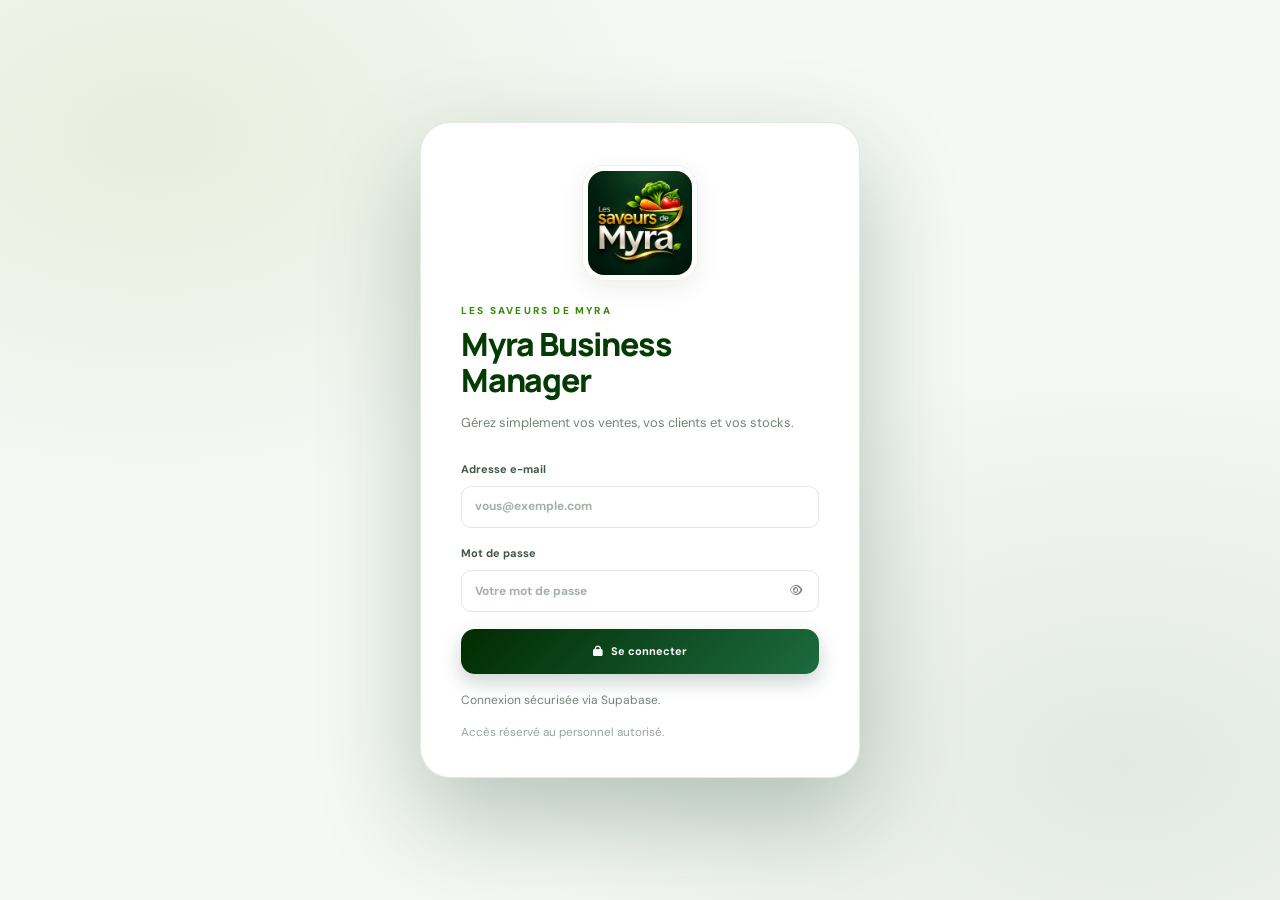
<file: index.html>
<!doctype html>
<html lang="fr">
<head>
  <meta charset="utf-8">
  <meta name="viewport" content="width=device-width,initial-scale=1">
  <!-- SEO:BEGIN — généré par tools/seo-build.js, ne pas modifier à la main -->
  <title>LSM Business Manager · Les saveurs de Myra</title>
  <meta name="description" content="Espace de gestion des Saveurs de Myra : ventes, commandes, clients, fidélité et stocks. Accès réservé à l’équipe.">
  <meta name="robots" content="noindex, follow">
  <meta name="theme-color" content="#033B02">
  <meta name="application-name" content="LSM Manager">
  <link rel="canonical" href="https://lessaveursdemyra.vercel.app/">
  <link rel="icon" href="/favicon.ico" sizes="any">
  <link rel="icon" type="image/png" sizes="32x32" href="/assets/icons/favicon-32x32.png">
  <link rel="icon" type="image/png" sizes="16x16" href="/assets/icons/favicon-16x16.png">
  <link rel="apple-touch-icon" sizes="180x180" href="/apple-touch-icon.png">
  <link rel="manifest" href="manifest.webmanifest">
  <meta property="og:type" content="website">
  <meta property="og:site_name" content="Les saveurs de Myra">
  <meta property="og:locale" content="fr_FR">
  <meta property="og:url" content="https://lessaveursdemyra.vercel.app/">
  <meta property="og:title" content="LSM Business Manager — Les saveurs de Myra">
  <meta property="og:description" content="Ventes, commandes, clients et stocks des Saveurs de Myra, sur ordinateur et téléphone.">
  <meta property="og:image" content="https://lessaveursdemyra.vercel.app/assets/og/og-app.jpg">
  <meta property="og:image:secure_url" content="https://lessaveursdemyra.vercel.app/assets/og/og-app.jpg">
  <meta property="og:image:type" content="image/jpeg">
  <meta property="og:image:width" content="1200">
  <meta property="og:image:height" content="630">
  <meta property="og:image:alt" content="LSM Business Manager, l’espace de gestion des Saveurs de Myra">
  <meta property="og:image" content="https://lessaveursdemyra.vercel.app/assets/og/og-square.jpg">
  <meta property="og:image:width" content="1080">
  <meta property="og:image:height" content="1080">
  <meta name="twitter:card" content="summary_large_image">
  <meta name="twitter:title" content="LSM Business Manager — Les saveurs de Myra">
  <meta name="twitter:description" content="Ventes, commandes, clients et stocks des Saveurs de Myra, sur ordinateur et téléphone.">
  <meta name="twitter:image" content="https://lessaveursdemyra.vercel.app/assets/og/og-app.jpg">
  <meta name="twitter:image:alt" content="LSM Business Manager, l’espace de gestion des Saveurs de Myra">
  <!-- SEO:END -->
  <meta name="mobile-web-app-capable" content="yes">
  <meta name="apple-mobile-web-app-capable" content="yes">
  <meta name="apple-mobile-web-app-status-bar-style" content="default">
  <meta name="apple-mobile-web-app-title" content="Myra Manager">
  <script>/* Affichage choisi sur cet appareil (thème, taille du texte), appliqué avant le premier affichage */try{var d=JSON.parse(localStorage.getItem('myra_display')||'{}'),r=document.documentElement;if(d.theme==='dark'||(d.theme==='auto'&&matchMedia('(prefers-color-scheme: dark)').matches))r.classList.add('theme-dark');if(d.size==='lg'||d.size==='xl')r.classList.add('text-'+d.size)}catch(e){}</script>
  <link rel="preconnect" href="https://fonts.googleapis.com">
  <link rel="preconnect" href="https://fonts.gstatic.com" crossorigin>
  <link href="https://fonts.googleapis.com/css2?family=DM+Sans:wght@400;500;600;700;800&family=Manrope:wght@500;600;700;800&display=swap" rel="stylesheet">
  <link rel="stylesheet" href="vendor/fontawesome-6.5.2/css/all.min.css">
  <link rel="stylesheet" href="css/styles.css">
  <link rel="stylesheet" href="css/ux.css">
  <link rel="stylesheet" href="css/pro.css">
  <link rel="stylesheet" href="css/v28.css">
  <link rel="stylesheet" href="css/ext.css">
  <link rel="stylesheet" href="css/mobile.css">
</head>
<body>
  <a class="skip-link" href="#pageContent">Aller au contenu</a>
  <div id="bootSplash" class="boot-splash" role="status" aria-live="polite">
    <img src="assets/logo-admin.png" alt="" width="96" height="96">
    <span><i class="fa-solid fa-circle-notch fa-spin" aria-hidden="true"></i> Ouverture de votre espace…</span>
  </div>
  <div id="authView" class="auth-shell hidden">
    <div class="auth-card">
      <img class="auth-logo" src="assets/logo-admin.png" alt="Les saveurs de Myra">
      <p class="eyebrow">LES SAVEURS DE MYRA</p>
      <h1>Myra Business<br>Manager</h1>
      <p class="muted">Gérez simplement vos ventes, vos clients et vos stocks.</p>
      <form id="loginForm" class="stack" novalidate>
        <label for="email">Adresse e-mail
          <input type="email" id="email" name="email" placeholder="vous@exemple.com" autocomplete="username" required>
        </label>
        <label for="password">Mot de passe
          <span class="pw-field">
            <input type="password" id="password" name="password" placeholder="Votre mot de passe" autocomplete="current-password" required>
            <button type="button" class="pw-toggle" id="togglePw" aria-label="Afficher le mot de passe" aria-pressed="false"><i class="fa-regular fa-eye" aria-hidden="true"></i></button>
          </span>
          <small class="caps-hint hidden" id="capsHint"><i class="fa-solid fa-arrow-up" aria-hidden="true"></i> Verr. Maj. activé</small>
        </label>
        <button class="btn primary full" type="submit" id="loginBtn">
          <i class="fa-solid fa-lock" aria-hidden="true"></i> <span>Se connecter</span>
        </button>
      </form>
      <p id="authMessage" class="notice" role="status" aria-live="polite">Connexion sécurisée via Supabase.</p>
      <small>Accès réservé au personnel autorisé.</small>
    </div>
  </div>

  <div id="appView" class="app hidden">
    <div class="scrim" id="scrim" aria-hidden="true"></div>
    <aside class="sidebar" id="sidebar" aria-label="Navigation principale">
      <div class="brand">
        <img class="sidebar-logo" src="assets/logo-admin.png" alt="Logo Les saveurs de Myra">
        <div>
          <b>LSM</b>
          <small>BUSINESS MANAGER</small>
        </div>
      </div>
      <nav id="navigation" class="navigation" aria-label="Modules de gestion"></nav>
      <div class="sidebar-bottom">
        <div class="user-mini">
          <div class="avatar" id="userAvatar" aria-hidden="true">NH</div>
          <div>
            <b id="userName">Administrateur</b>
            <small id="userRole">Propriétaire</small>
          </div>
        </div>
        <button id="logoutBtn" class="logout" type="button">
          <i class="fa-solid fa-arrow-right-from-bracket" aria-hidden="true"></i> Déconnexion
        </button>
      </div>
    </aside>

    <main class="main">
      <header class="topbar">
        <button class="icon-button mobile-menu" id="menuToggle" type="button" aria-label="Ouvrir ou fermer le menu" aria-controls="sidebar" aria-expanded="false">
          <i class="fa-solid fa-bars" aria-hidden="true"></i>
        </button>
        <div>
          <div class="crumb">
            Les saveurs de Myra <i class="fa-solid fa-chevron-right" aria-hidden="true"></i> <b id="pageCrumb">Vue d'ensemble</b>
          </div>
          <div class="welcome" id="pageTitle">Tableau de bord</div>
        </div>
        <div class="period-tabs top" id="periodTabs" role="group" aria-label="Période">
          <button type="button" data-period="day">Aujourd’hui</button><button type="button" data-period="week">Cette semaine</button><button type="button" data-period="month">Ce mois</button><button type="button" data-period="reports">Rapports</button>
        </div>
        <div class="topbar-right">
          <button class="top-search" id="openPalette" type="button" aria-label="Rechercher ou aller à… (Ctrl+K)">
            <i class="fa-solid fa-magnifying-glass" aria-hidden="true"></i><span>Rechercher…</span><kbd>Ctrl K</kbd>
          </button>
          <div class="menu-wrap">
            <button class="icon-button" id="quickCreateBtn" type="button" aria-label="Création rapide" aria-haspopup="true" aria-expanded="false"><i class="fa-solid fa-plus" aria-hidden="true"></i></button>
            <div class="popover hidden" id="quickCreateMenu" role="menu" aria-label="Création rapide"></div>
          </div>
          <div class="menu-wrap">
            <button class="icon-button bell" id="bellBtn" type="button" aria-label="Notifications" aria-haspopup="true" aria-expanded="false"><i class="fa-regular fa-bell" aria-hidden="true"></i><span class="bell-badge hidden" id="bellBadge">0</span></button>
            <div class="popover wide hidden" id="bellPanel" aria-label="Notifications"></div>
          </div>
          <span id="connectionDot" class="live-dot" aria-hidden="true"></span>
          <span id="connectionStatus" class="status-text">En ligne</span>
          <button id="installAppBtn" class="btn light hidden" type="button">
            <i class="fa-solid fa-download" aria-hidden="true"></i> Installer
          </button>
          <button class="avatar top-avatar avatar-button" id="topAvatar" type="button" aria-label="Mon profil">NH</button>
        </div>
      </header>

      <div id="offlineNotice" class="offline-notice hidden" role="status" aria-live="polite"></div>

      <section id="pageContent" class="content" aria-live="polite" tabindex="-1">
        <div class="loading">
          <i class="fa-solid fa-circle-notch fa-spin" aria-hidden="true"></i> Chargement de votre espace…
        </div>
      </section>

      <footer>
        © <span id="year"></span> Les saveurs de Myra <span>· Le secret de nos marmites.</span>
      </footer>
    </main>
  </div>

  <nav class="bottom-nav hidden" id="bottomNav" aria-label="Navigation rapide">
    <button type="button" data-bn="dashboard"><i class="fa-solid fa-house" aria-hidden="true"></i><span>Accueil</span></button>
    <button type="button" data-bn="sales"><i class="fa-solid fa-receipt" aria-hidden="true"></i><span>Ventes</span></button>
    <button type="button" class="bn-plus" id="bnPlus" aria-label="Nouvelle vente"><i class="fa-solid fa-plus" aria-hidden="true"></i></button>
    <button type="button" data-bn="customers"><i class="fa-solid fa-users" aria-hidden="true"></i><span>Clients</span></button>
    <button type="button" id="bnMenu"><i class="fa-solid fa-bars" aria-hidden="true"></i><span>Menu</span></button>
  </nav>

  <div id="modalRoot"></div>
  <div id="toastRoot" class="toast-root" aria-live="polite"></div>

  <script src="vendor/supabase-js-2.118.0.min.js"></script>
  <script src="js/config.js"></script>
  <script src="js/pwa.js"></script>
  <script src="js/ui-kit.js"></script>
  <script src="vendor/qrcode-generator-1.4.4/qrcode.js"></script>
  <script src="js/doc-kit.js"></script>
  <script src="js/ext/core.js"></script>
  <script src="js/ext/tracabilite.js"></script>
  <script src="js/ext/b2b.js"></script>
  <script src="js/ext/evenements.js"></script>
  <script src="js/ext/equipe.js"></script>
  <script src="js/ext/lieux.js"></script>
  <script src="js/ext/intelligence.js"></script>
  <script src="js/ext/activation.js"></script>
  <script src="js/ext/relation.js"></script>
  <script src="js/ext/pilotage.js"></script>
  <script src="js/ext/confort.js"></script>
  <script src="js/ext/boutique.js"></script>
  <script src="js/ext/notifications.js"></script>
  <script src="js/ext/notifcenter.js"></script>
  <script src="js/ext/espace.js"></script>
  <script src="js/ext/admin.js"></script>
  <script src="js/ext/caisse.js"></script>
  <script src="js/ext/livraisons.js"></script>
  <script src="js/ext/ventes-plus.js"></script>
  <script src="js/ext/securite.js"></script>
  <script src="js/ext/partage.js"></script>
  <script src="js/ext/tresorerie.js"></script>
  <script src="js/ext/caisse-rapide.js"></script>
  <script src="js/ext/retours.js"></script>
  <script src="js/ext/planning.js"></script>
  <script src="js/app.js"></script>
  <script src="js/shell.js"></script>
</body>
</html>
</file>
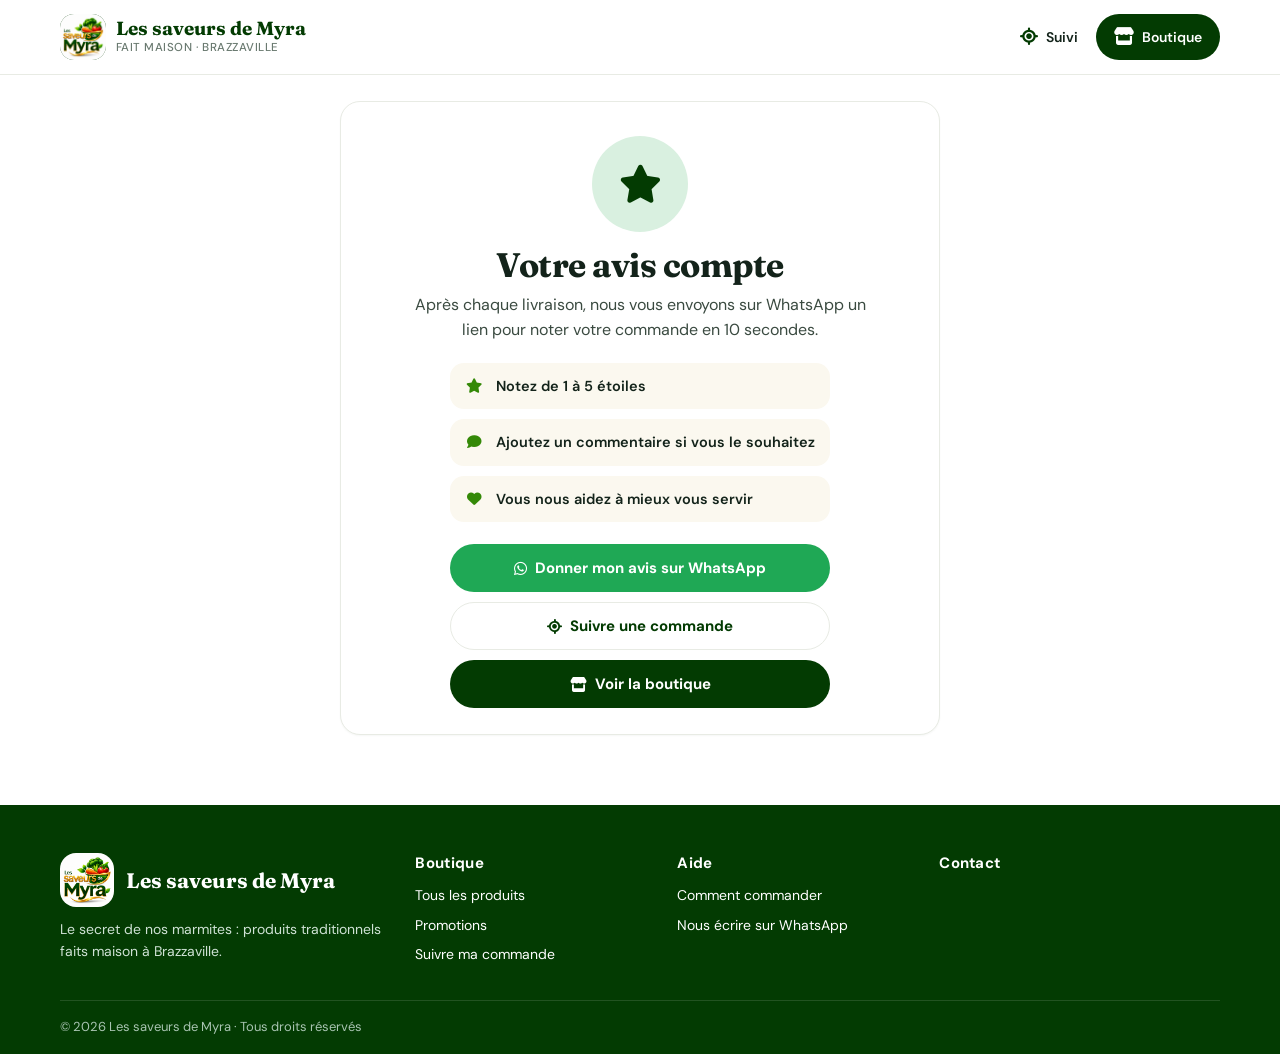
<file: avis.html>
<!doctype html>
<html lang="fr">
<head>
  <meta charset="utf-8">
  <meta name="viewport" content="width=device-width,initial-scale=1">
  <!-- SEO:BEGIN — généré par tools/seo-build.js, ne pas modifier à la main -->
  <title>Votre avis · Les saveurs de Myra</title>
  <meta name="description" content="Notez votre commande en 10 secondes et aidez Les saveurs de Myra à s’améliorer.">
  <meta name="robots" content="noindex, nofollow">
  <meta name="theme-color" content="#033B02">
  <meta name="application-name" content="Les saveurs de Myra">
  <link rel="icon" type="image/png" sizes="192x192" href="/assets/icons/public-192.png">
  <link rel="icon" type="image/png" sizes="32x32" href="/assets/icons/public-32.png">
  <link rel="apple-touch-icon" sizes="180x180" href="/assets/icons/public-180.png">
  <meta property="og:type" content="website">
  <meta property="og:site_name" content="Les saveurs de Myra">
  <meta property="og:locale" content="fr_FR">
  <meta property="og:url" content="https://lessaveursdemyra.vercel.app/avis.html">
  <meta property="og:title" content="Donnez votre avis · Les saveurs de Myra">
  <meta property="og:description" content="Votre commande vous a plu ? Notez-la en 10 secondes.">
  <meta property="og:image" content="https://lessaveursdemyra.vercel.app/assets/og/og-image.jpg">
  <meta property="og:image:secure_url" content="https://lessaveursdemyra.vercel.app/assets/og/og-image.jpg">
  <meta property="og:image:type" content="image/jpeg">
  <meta property="og:image:width" content="1200">
  <meta property="og:image:height" content="630">
  <meta property="og:image:alt" content="Les saveurs de Myra">
  <meta property="og:image" content="https://lessaveursdemyra.vercel.app/assets/og/og-square.jpg">
  <meta property="og:image:width" content="1080">
  <meta property="og:image:height" content="1080">
  <meta name="twitter:card" content="summary_large_image">
  <meta name="twitter:title" content="Donnez votre avis · Les saveurs de Myra">
  <meta name="twitter:description" content="Votre commande vous a plu ? Notez-la en 10 secondes.">
  <meta name="twitter:image" content="https://lessaveursdemyra.vercel.app/assets/og/og-image.jpg">
  <meta name="twitter:image:alt" content="Les saveurs de Myra">
  <!-- SEO:END -->
  <link rel="stylesheet" href="vendor/fontawesome-6.5.2/css/all.min.css">
  <link rel="preconnect" href="https://fonts.googleapis.com">
  <link rel="preconnect" href="https://fonts.gstatic.com" crossorigin>
  <link rel="stylesheet" href="https://fonts.googleapis.com/css2?family=Fraunces:opsz,wght@9..144,600;9..144,700&family=DM+Sans:wght@400;500;600;700&display=swap">
  <link rel="stylesheet" href="css/public.css">
  <link rel="stylesheet" href="css/site.css">
  <link rel="stylesheet" href="css/pages.css">
</head>
<body data-page="avis">
  <div id="siteTop"></div>
  <main class="pub" id="app" aria-live="polite">
    <div class="pub-loading"><i class="fa-solid fa-circle-notch fa-spin" aria-hidden="true"></i> Chargement…</div>
  </main>
  <div id="siteFoot"></div>
  <script src="vendor/supabase-js-2.118.0.min.js"></script>
  <script src="js/config.js"></script>
  <script src="js/public/site.js"></script>
  <script src="js/public/avis-ui.js"></script>
  <script src="js/public/avis.js"></script>
</body>
</html>
</file>
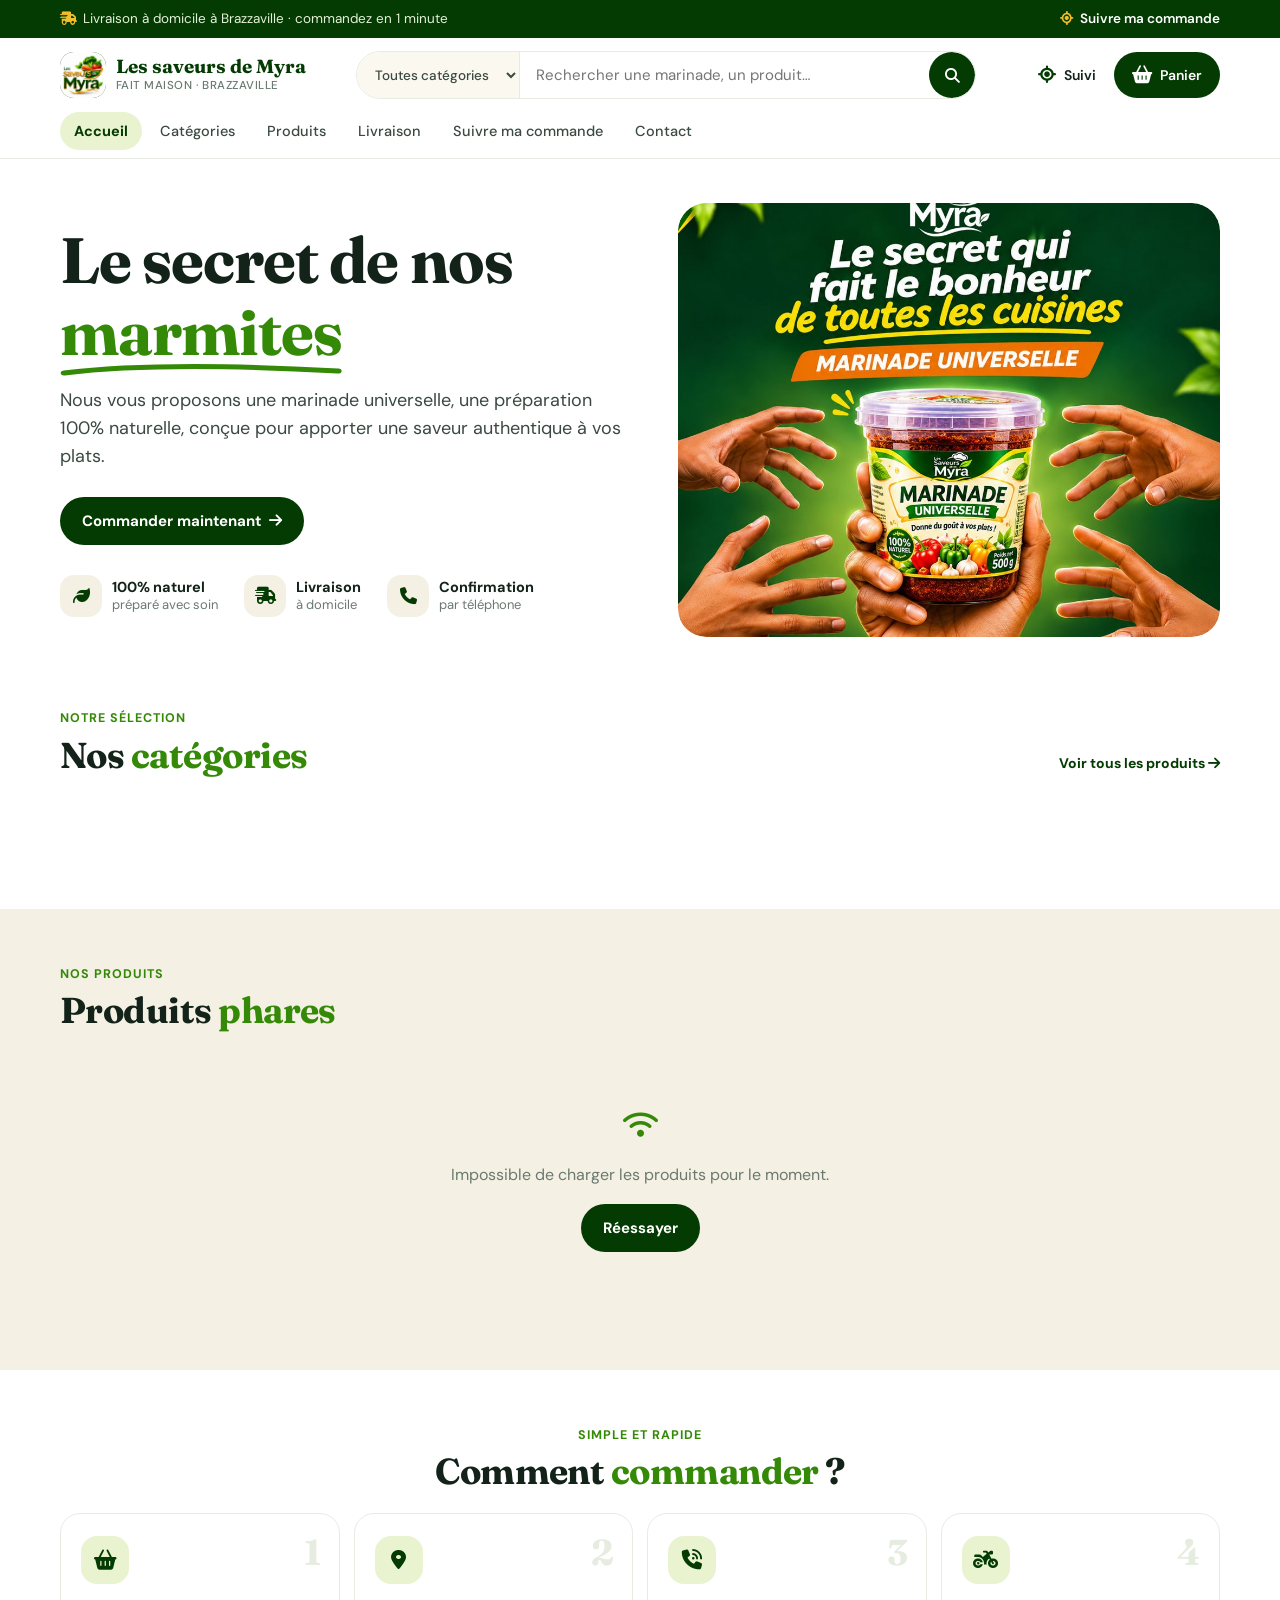
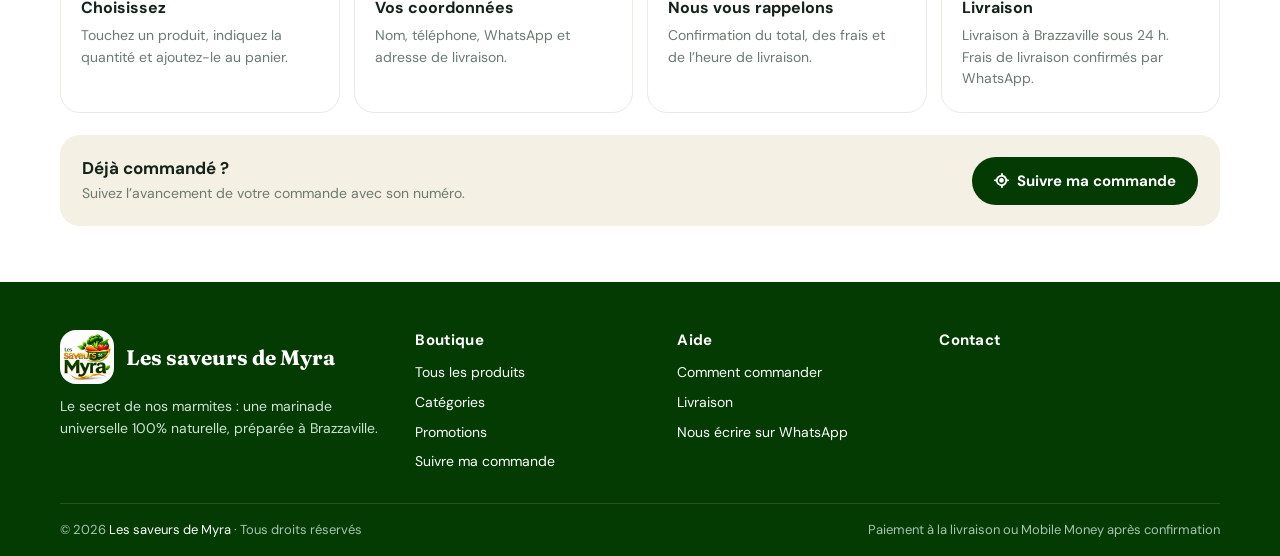
<file: boutique.html>
<!doctype html>
<html lang="fr">
<head>
  <meta charset="utf-8">
  <meta name="viewport" content="width=device-width,initial-scale=1,viewport-fit=cover">
  <!-- SEO:BEGIN — généré par tools/seo-build.js, ne pas modifier à la main -->
  <title>Les saveurs de Myra · Commandez en ligne à Brazzaville</title>
  <meta name="description" content="Marinades et produits traditionnels faits maison à Brazzaville. Choisissez vos produits, indiquez la quantité et votre adresse : nous vous livrons. Commande simple, confirmation par téléphone ou WhatsApp.">
  <meta name="robots" content="index, follow, max-image-preview:large">
  <meta name="theme-color" content="#033B02">
  <meta name="application-name" content="Les saveurs de Myra">
  <link rel="canonical" href="https://lessaveursdemyra.vercel.app/boutique">
  <link rel="icon" type="image/png" sizes="192x192" href="/assets/icons/public-192.png">
  <link rel="icon" type="image/png" sizes="32x32" href="/assets/icons/public-32.png">
  <link rel="apple-touch-icon" sizes="180x180" href="/assets/icons/public-180.png">
  <meta property="og:type" content="website">
  <meta property="og:site_name" content="Les saveurs de Myra">
  <meta property="og:locale" content="fr_FR">
  <meta property="og:url" content="https://lessaveursdemyra.vercel.app/boutique">
  <meta property="og:title" content="Les saveurs de Myra · Commandez en ligne">
  <meta property="og:description" content="Marinades et produits faits maison à Brazzaville. Commandez en 1 minute, nous vous livrons.">
  <meta property="og:image" content="https://lessaveursdemyra.vercel.app/assets/og/og-boutique.jpg">
  <meta property="og:image:secure_url" content="https://lessaveursdemyra.vercel.app/assets/og/og-boutique.jpg">
  <meta property="og:image:type" content="image/jpeg">
  <meta property="og:image:width" content="1200">
  <meta property="og:image:height" content="630">
  <meta property="og:image:alt" content="Les saveurs de Myra — produits faits maison, commande en ligne à Brazzaville">
  <meta property="og:image" content="https://lessaveursdemyra.vercel.app/assets/og/og-square.jpg">
  <meta property="og:image:width" content="1080">
  <meta property="og:image:height" content="1080">
  <meta name="twitter:card" content="summary_large_image">
  <meta name="twitter:title" content="Les saveurs de Myra · Commandez en ligne">
  <meta name="twitter:description" content="Marinades et produits faits maison à Brazzaville. Commandez en 1 minute, nous vous livrons.">
  <meta name="twitter:image" content="https://lessaveursdemyra.vercel.app/assets/og/og-boutique.jpg">
  <meta name="twitter:image:alt" content="Les saveurs de Myra — produits faits maison, commande en ligne à Brazzaville">
  <script type="application/ld+json">[{"@context":"https://schema.org","@type":"WebSite","name":"Les saveurs de Myra","url":"https://lessaveursdemyra.vercel.app/boutique","inLanguage":"fr"},{"@context":"https://schema.org","@type":"Store","@id":"https://lessaveursdemyra.vercel.app/#entreprise","name":"Les saveurs de Myra","url":"https://lessaveursdemyra.vercel.app/boutique","logo":"https://lessaveursdemyra.vercel.app/assets/icons/public-512.png","image":["https://lessaveursdemyra.vercel.app/assets/og/og-boutique.jpg","https://lessaveursdemyra.vercel.app/assets/og/og-square.jpg"],"description":"Marinades et produits traditionnels faits maison à Brazzaville. Choisissez vos produits, indiquez la quantité et votre adresse : nous vous livrons. Commande simple, confirmation par téléphone ou WhatsApp.","slogan":"Le secret de nos marmites","currenciesAccepted":"XAF","paymentAccepted":"Espèces, Mobile Money","address":{"@type":"PostalAddress","addressLocality":"Brazzaville","addressCountry":"CG"},"areaServed":{"@type":"City","name":"Brazzaville"}}]</script>
  <!-- SEO:END -->
  <link rel="preconnect" href="https://fonts.googleapis.com">
  <link rel="preconnect" href="https://fonts.gstatic.com" crossorigin>
  <link rel="stylesheet" href="https://fonts.googleapis.com/css2?family=Fraunces:opsz,wght@9..144,600;9..144,700&family=DM+Sans:wght@400;500;600;700&display=swap">
  <link rel="stylesheet" href="vendor/fontawesome-6.5.2/css/all.min.css">
  <link rel="stylesheet" href="css/site.css">
  <link rel="stylesheet" href="css/boutique.css">
</head>
<body>
  <a class="skip" href="#produits">Aller aux produits</a>
  <div class="annonce"><div class="wrap"><span id="annonce"><i class="fa-solid fa-truck-fast" aria-hidden="true"></i>Livraison à domicile à Brazzaville · commandez en 1 minute</span><span class="an-r"><a href="commande.html"><i class="fa-solid fa-location-crosshairs" aria-hidden="true"></i>Suivre ma commande</a><a id="anPhone" href="#" hidden><i class="fa-solid fa-phone" aria-hidden="true"></i><span></span></a></span></div></div>

  <header class="top" id="bar">
    <div class="wrap top-row">
      <a class="brand" href="#top" aria-label="Les saveurs de Myra, accueil"><img src="assets/icons/public-192.png" alt="" width="46" height="46"><span><b id="shopName">Les saveurs de Myra</b><small>FAIT MAISON · BRAZZAVILLE</small></span></a>
      <form class="search" id="searchForm" role="search">
        <label class="sr" for="searchCat">Catégorie</label><select id="searchCat"><option value="">Toutes catégories</option></select>
        <label class="sr" for="search">Rechercher un produit</label><input id="search" type="search" placeholder="Rechercher une marinade, un produit…" autocomplete="off">
        <button type="submit" aria-label="Rechercher"><i class="fa-solid fa-magnifying-glass" aria-hidden="true"></i></button>
      </form>
      <div class="acts">
        <button type="button" class="act only-m" id="searchToggle" aria-label="Rechercher un produit" aria-expanded="false" aria-controls="searchForm"><i class="fa-solid fa-magnifying-glass" aria-hidden="true"></i></button>
        <a class="act hide-m" href="commande.html" title="Suivre ma commande"><i class="fa-solid fa-location-crosshairs" aria-hidden="true"></i><span class="lbl">Suivi</span></a>
        <a class="act" id="waTop" href="#" target="_blank" rel="noopener" title="Nous écrire sur WhatsApp" hidden><i class="fa-brands fa-whatsapp" aria-hidden="true"></i></a>
        <button type="button" class="act cart" id="cartBtn" aria-label="Voir mon panier"><i class="fa-solid fa-basket-shopping" aria-hidden="true"></i><span class="lbl">Panier</span><em id="cartCount" hidden>0</em></button>
        <button type="button" class="act only-m burger" id="menuBtn" aria-label="Ouvrir le menu" aria-expanded="false" aria-controls="mainNav"><i class="fa-solid fa-bars" aria-hidden="true"></i></button>
      </div>
    </div>
    <div class="nav-ov" aria-hidden="true"></div>
    <nav class="wrap nav" id="mainNav" aria-label="Menu principal"><div class="nav-head only-m"><span class="brand"><img src="assets/icons/public-192.png" alt="" width="40" height="40"><span><b>Les saveurs de Myra</b><small>FAIT MAISON · BRAZZAVILLE</small></span></span><button type="button" class="nav-close" aria-label="Fermer le menu"><i class="fa-solid fa-xmark" aria-hidden="true"></i></button></div><a href="#top" class="on">Accueil</a><a href="#categories">Catégories</a><a href="#produits">Produits</a><a href="#offres" id="navPromo" hidden>Promotions</a><a href="#populaires" id="navPop" hidden>Les plus commandés</a><a href="#livraison">Livraison</a><a href="commande.html">Suivre ma commande</a><a href="#contact">Contact</a><div class="nav-foot only-m"><a class="btn btn-wa full" href="https://wa.me/242069007022" target="_blank" rel="noopener"><i class="fa-brands fa-whatsapp" aria-hidden="true"></i> Commander sur WhatsApp</a><a class="nav-tel" href="tel:069007022"><i class="fa-solid fa-phone" aria-hidden="true"></i> 06 900 70 22</a><p><i class="fa-regular fa-clock" aria-hidden="true"></i> Lun – Sam · 07 h 00 – 17 h 30<br><i class="fa-solid fa-location-dot" aria-hidden="true"></i> Centre-ville, Brazzaville</p></div></nav>
  </header>

  <main id="top">
    <section class="hero"><div class="wrap hero-grid">
      <div class="hero-txt">
        <h1 id="heroTitle">Le secret de nos <span class="hl">marmites<svg viewBox="0 0 200 14" aria-hidden="true" preserveAspectRatio="none"><path d="M3 10 C 50 2, 120 2, 197 8" /></svg></span></h1>
        <p class="hero-intro" id="heroIntro">Nous vous proposons une marinade universelle, une préparation 100% naturelle, conçue pour apporter une saveur authentique à vos plats.</p>
        <div class="hero-cta"><a class="btn btn-green" href="#produits">Commander maintenant <i class="fa-solid fa-arrow-right" aria-hidden="true"></i></a><a class="btn btn-ghost" id="heroWa" href="#" target="_blank" rel="noopener" hidden><i class="fa-brands fa-whatsapp" aria-hidden="true"></i> WhatsApp</a></div>
        <ul class="trust"><li><i class="fa-solid fa-leaf" aria-hidden="true"></i><span><b>100% naturel</b>préparé avec soin</span></li><li><i class="fa-solid fa-truck-fast" aria-hidden="true"></i><span><b>Livraison</b>à domicile</span></li><li><i class="fa-solid fa-phone" aria-hidden="true"></i><span><b>Confirmation</b>par téléphone</span></li></ul>
      </div>
      <div class="hero-art" id="heroArt"><img class="ha-cover" src="assets/hero-marinade.jpg" alt="Marinade universelle Les saveurs de Myra, 100 % naturelle" width="1000" height="1000" fetchpriority="high"></div>
    </div></section>

    <div class="wrap"><div class="closed-banner" id="closedBanner" hidden><i class="fa-solid fa-store-slash" aria-hidden="true"></i> <span>La boutique en ligne est momentanément fermée. Vous pouvez nous écrire sur WhatsApp.</span></div></div>

    <section class="sec" id="categories" aria-labelledby="catH"><div class="wrap">
      <div class="sec-head"><div><small>Notre sélection</small><h2 id="catH">Nos <em>catégories</em></h2></div><a href="#produits">Voir tous les produits <i class="fa-solid fa-arrow-right" aria-hidden="true"></i></a></div>
      <div class="cats" id="cats"></div>
    </div></section>

    <section class="sec pt0" id="offres" aria-label="Offres"><div class="wrap promos" id="promos"></div></section>

    <section class="sec cream" id="produits" aria-labelledby="prodH"><div class="wrap">
      <div class="sec-head"><div><small id="catSub">Nos produits</small><h2 id="prodH">Produits <em>phares</em></h2></div></div>
      <div class="chips" id="chips" role="tablist" aria-label="Catégories"></div>
      <div class="grid" id="grid" aria-live="polite"><div class="card skeleton"></div><div class="card skeleton"></div><div class="card skeleton"></div><div class="card skeleton"></div></div>
      <div class="more"><button type="button" class="btn btn-ghost btn-sm" id="moreBtn" hidden>Voir plus</button></div>
    </div></section>

    <section class="sec" id="compte" hidden><div class="wrap countdown" id="countdown"></div></section>

    <section class="sec cream" id="populaires" hidden aria-labelledby="popH"><div class="wrap">
      <div class="sec-head"><div><small>Vos préférés</small><h2 id="popH">Les plus <em>commandés</em></h2></div></div>
      <div class="grid pop" id="popGrid"></div>
    </div></section>

    <section class="sec" id="livraison" aria-labelledby="howH"><div class="wrap">
      <div class="sec-head center"><div><small>Simple et rapide</small><h2 id="howH">Comment <em>commander</em> ?</h2></div></div>
      <div class="steps">
        <div class="step"><span class="n">1</span><i class="fa-solid fa-basket-shopping" aria-hidden="true"></i><b>Choisissez</b><p>Touchez un produit, indiquez la quantité et ajoutez-le au panier.</p></div>
        <div class="step"><span class="n">2</span><i class="fa-solid fa-location-dot" aria-hidden="true"></i><b>Vos coordonnées</b><p>Nom, téléphone, WhatsApp et adresse de livraison.</p></div>
        <div class="step"><span class="n">3</span><i class="fa-solid fa-phone-volume" aria-hidden="true"></i><b>Nous vous rappelons</b><p>Confirmation du total, des frais et de l’heure de livraison.</p></div>
        <div class="step"><span class="n">4</span><i class="fa-solid fa-motorcycle" aria-hidden="true"></i><b>Livraison</b><p id="deliveryInfo">Livraison à Brazzaville sous 24 h. Frais de livraison confirmés par WhatsApp.</p></div>
      </div>
      <div class="track-cta"><div><b>Déjà commandé ?</b><span>Suivez l’avancement de votre commande avec son numéro.</span></div><a class="btn btn-green" href="commande.html"><i class="fa-solid fa-location-crosshairs" aria-hidden="true"></i> Suivre ma commande</a></div>
    </div></section>
  </main>

  <footer class="foot" id="contact"><div class="wrap">
    <div class="foot-grid">
      <div><div class="foot-brand"><img src="assets/icons/public-192.png" alt="" width="54" height="54"><b id="footName">Les saveurs de Myra</b></div><p id="footIntro">Le secret de nos marmites : une marinade universelle 100% naturelle, préparée à Brazzaville.</p><div class="socials" id="socials"></div></div>
      <div><h4>Boutique</h4><ul><li><a href="#produits">Tous les produits</a></li><li><a href="#categories">Catégories</a></li><li><a href="#offres">Promotions</a></li><li><a href="commande.html">Suivre ma commande</a></li></ul></div>
      <div><h4>Aide</h4><ul><li><a href="#livraison">Comment commander</a></li><li><a href="#livraison">Livraison</a></li><li><a href="#" id="footWa" target="_blank" rel="noopener">Nous écrire sur WhatsApp</a></li></ul></div>
      <div><h4>Contact</h4><ul id="footContact"></ul></div>
    </div>
    <div class="foot-bottom"><span>© <span id="year"></span> <a href="#top">Les saveurs de Myra</a> · Tous droits réservés</span><span>Paiement à la livraison ou Mobile Money après confirmation</span></div>
  </div></footer>

  <a class="wa-float" id="waFloat" href="#" target="_blank" rel="noopener" aria-label="Nous écrire sur WhatsApp" hidden><i class="fa-brands fa-whatsapp" aria-hidden="true"></i></a>
  <button type="button" class="cart-bar" id="cartBar" hidden><span><i class="fa-solid fa-basket-shopping" aria-hidden="true"></i> <b id="cartBarCount">0 article</b></span><span>Commander · <b id="cartBarTotal">0 FCFA</b> <i class="fa-solid fa-arrow-right" aria-hidden="true"></i></span></button>
  <div id="layer"></div>

  <script src="vendor/supabase-js-2.118.0.min.js"></script>
  <script src="js/config.js"></script>
  <script src="js/public/avis-ui.js"></script>
  <script src="js/public/boutique.js"></script>
</body>
</html>
</file>
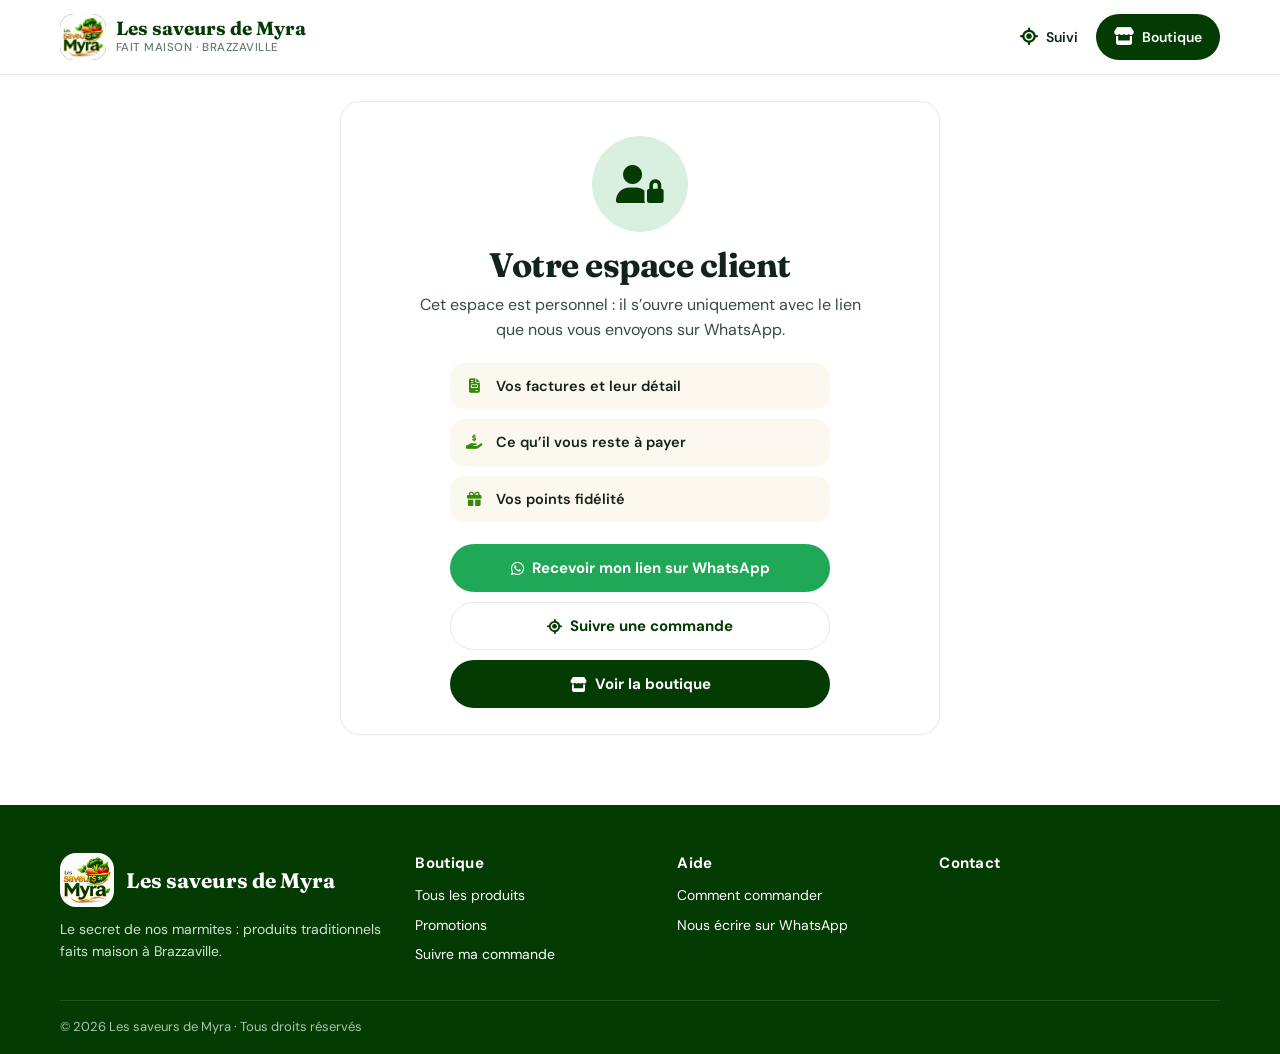
<file: client.html>
<!doctype html>
<html lang="fr">
<head>
  <meta charset="utf-8">
  <meta name="viewport" content="width=device-width,initial-scale=1">
  <!-- SEO:BEGIN — généré par tools/seo-build.js, ne pas modifier à la main -->
  <title>Mon espace client · Les saveurs de Myra</title>
  <meta name="description" content="Vos factures, ce qu’il reste à payer et vos points fidélité chez Les saveurs de Myra.">
  <meta name="robots" content="noindex, nofollow">
  <meta name="theme-color" content="#033B02">
  <meta name="application-name" content="Les saveurs de Myra">
  <link rel="icon" type="image/png" sizes="192x192" href="/assets/icons/public-192.png">
  <link rel="icon" type="image/png" sizes="32x32" href="/assets/icons/public-32.png">
  <link rel="apple-touch-icon" sizes="180x180" href="/assets/icons/public-180.png">
  <meta property="og:type" content="website">
  <meta property="og:site_name" content="Les saveurs de Myra">
  <meta property="og:locale" content="fr_FR">
  <meta property="og:url" content="https://lessaveursdemyra.vercel.app/client.html">
  <meta property="og:title" content="Votre espace client · Les saveurs de Myra">
  <meta property="og:description" content="Consultez vos factures, ce qu’il reste à payer et vos points fidélité.">
  <meta property="og:image" content="https://lessaveursdemyra.vercel.app/assets/og/og-image.jpg">
  <meta property="og:image:secure_url" content="https://lessaveursdemyra.vercel.app/assets/og/og-image.jpg">
  <meta property="og:image:type" content="image/jpeg">
  <meta property="og:image:width" content="1200">
  <meta property="og:image:height" content="630">
  <meta property="og:image:alt" content="Les saveurs de Myra">
  <meta property="og:image" content="https://lessaveursdemyra.vercel.app/assets/og/og-square.jpg">
  <meta property="og:image:width" content="1080">
  <meta property="og:image:height" content="1080">
  <meta name="twitter:card" content="summary_large_image">
  <meta name="twitter:title" content="Votre espace client · Les saveurs de Myra">
  <meta name="twitter:description" content="Consultez vos factures, ce qu’il reste à payer et vos points fidélité.">
  <meta name="twitter:image" content="https://lessaveursdemyra.vercel.app/assets/og/og-image.jpg">
  <meta name="twitter:image:alt" content="Les saveurs de Myra">
  <!-- SEO:END -->
  <link rel="stylesheet" href="vendor/fontawesome-6.5.2/css/all.min.css">
  <link rel="preconnect" href="https://fonts.googleapis.com">
  <link rel="preconnect" href="https://fonts.gstatic.com" crossorigin>
  <link rel="stylesheet" href="https://fonts.googleapis.com/css2?family=Fraunces:opsz,wght@9..144,600;9..144,700&family=DM+Sans:wght@400;500;600;700&display=swap">
  <link rel="stylesheet" href="css/public.css">
  <link rel="stylesheet" href="css/site.css">
  <link rel="stylesheet" href="css/pages.css">
</head>
<body data-page="client">
  <div id="siteTop"></div>
  <main class="pub" id="app" aria-live="polite">
    <div class="pub-loading"><i class="fa-solid fa-circle-notch fa-spin" aria-hidden="true"></i> Chargement de votre espace…</div>
  </main>
  <div id="siteFoot"></div>
  <script src="vendor/supabase-js-2.118.0.min.js"></script>
  <script src="js/config.js"></script>
  <script src="js/public/site.js"></script>
  <script src="js/doc-kit.js"></script>
  <script src="js/public/portal.js"></script>
</body>
</html>
</file>
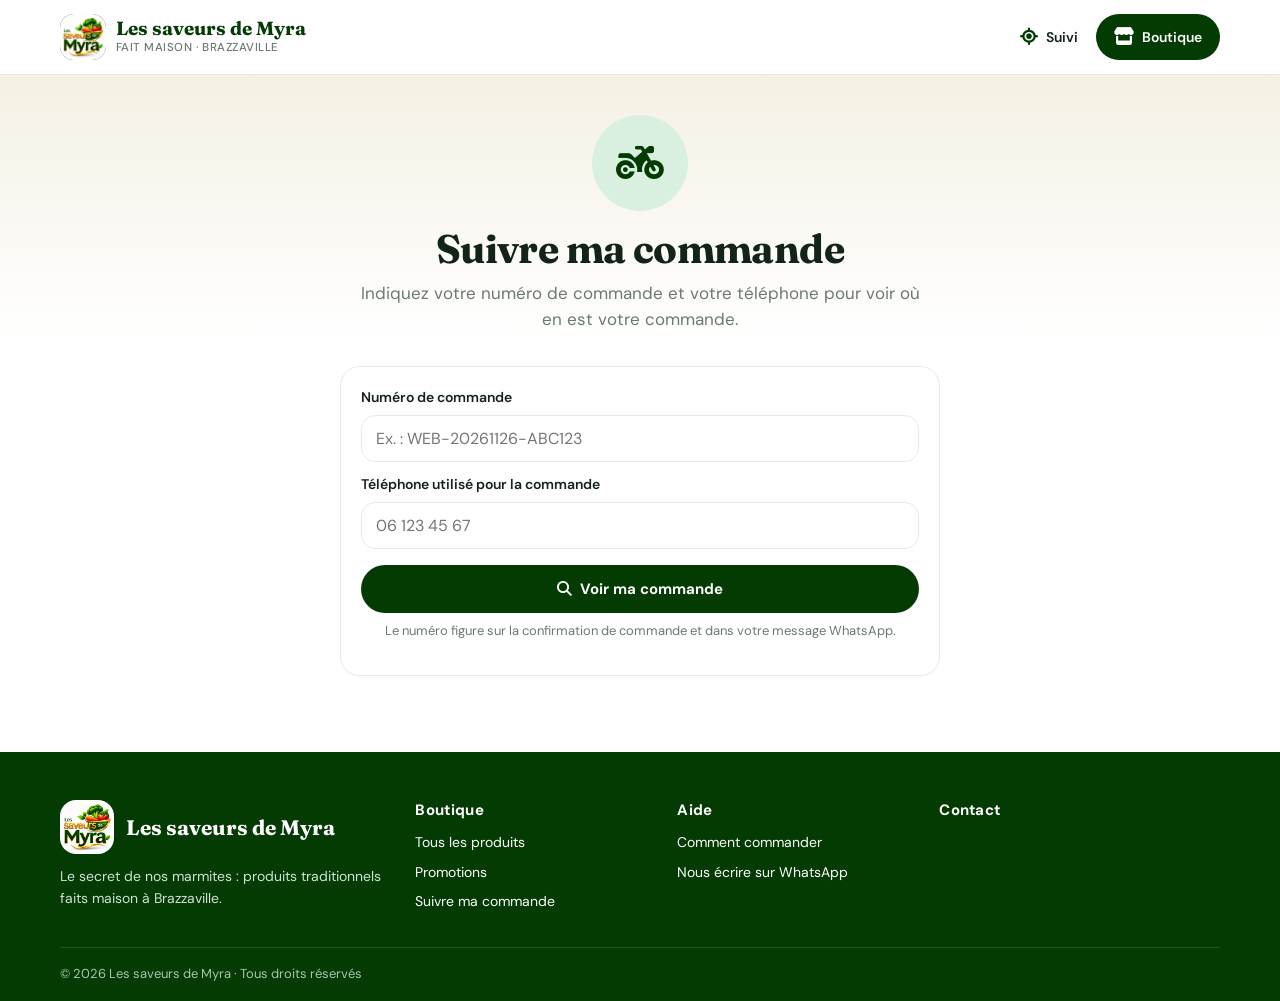
<file: commande.html>
<!doctype html>
<html lang="fr">
<head>
  <meta charset="utf-8">
  <meta name="viewport" content="width=device-width,initial-scale=1">
  <!-- SEO:BEGIN — généré par tools/seo-build.js, ne pas modifier à la main -->
  <title>Suivre ma commande · Les saveurs de Myra</title>
  <meta name="description" content="Suivez votre commande Les saveurs de Myra en temps réel : confirmation, préparation, livraison. Il suffit du numéro de commande et de votre téléphone.">
  <meta name="robots" content="noindex, follow">
  <meta name="theme-color" content="#033B02">
  <meta name="application-name" content="Les saveurs de Myra">
  <link rel="icon" type="image/png" sizes="192x192" href="/assets/icons/public-192.png">
  <link rel="icon" type="image/png" sizes="32x32" href="/assets/icons/public-32.png">
  <link rel="apple-touch-icon" sizes="180x180" href="/assets/icons/public-180.png">
  <meta property="og:type" content="website">
  <meta property="og:site_name" content="Les saveurs de Myra">
  <meta property="og:locale" content="fr_FR">
  <meta property="og:url" content="https://lessaveursdemyra.vercel.app/commande.html">
  <meta property="og:title" content="Suivre ma commande · Les saveurs de Myra">
  <meta property="og:description" content="Où en est votre commande ? Confirmation, préparation, livraison : suivez-la en un clic.">
  <meta property="og:image" content="https://lessaveursdemyra.vercel.app/assets/og/og-boutique.jpg">
  <meta property="og:image:secure_url" content="https://lessaveursdemyra.vercel.app/assets/og/og-boutique.jpg">
  <meta property="og:image:type" content="image/jpeg">
  <meta property="og:image:width" content="1200">
  <meta property="og:image:height" content="630">
  <meta property="og:image:alt" content="Commander chez Les saveurs de Myra">
  <meta property="og:image" content="https://lessaveursdemyra.vercel.app/assets/og/og-square.jpg">
  <meta property="og:image:width" content="1080">
  <meta property="og:image:height" content="1080">
  <meta name="twitter:card" content="summary_large_image">
  <meta name="twitter:title" content="Suivre ma commande · Les saveurs de Myra">
  <meta name="twitter:description" content="Où en est votre commande ? Confirmation, préparation, livraison : suivez-la en un clic.">
  <meta name="twitter:image" content="https://lessaveursdemyra.vercel.app/assets/og/og-boutique.jpg">
  <meta name="twitter:image:alt" content="Commander chez Les saveurs de Myra">
  <!-- SEO:END -->
  <link rel="preconnect" href="https://fonts.googleapis.com">
  <link rel="preconnect" href="https://fonts.gstatic.com" crossorigin>
  <link rel="stylesheet" href="https://fonts.googleapis.com/css2?family=Fraunces:opsz,wght@9..144,600;9..144,700&family=DM+Sans:wght@400;500;600;700&display=swap">
  <link rel="stylesheet" href="vendor/fontawesome-6.5.2/css/all.min.css">
  <link rel="stylesheet" href="css/site.css">
  <link rel="stylesheet" href="css/pages.css">
</head>
<body data-page="suivi">
  <div id="siteTop"></div>
  <main>
    <section class="page-hero"><div class="wrap"><span class="ill"><i class="fa-solid fa-motorcycle" aria-hidden="true"></i></span><h1>Suivre ma commande</h1><p>Indiquez votre numéro de commande et votre téléphone pour voir où en est votre commande.</p></div></section>
    <div class="narrow">
      <form class="box track" id="trackForm" novalidate>
        <label class="fld"><span>Numéro de commande</span><input name="number" autocomplete="off" placeholder="Ex. : WEB-20261126-ABC123" required></label>
        <label class="fld"><span>Téléphone utilisé pour la commande</span><input name="phone" type="tel" inputmode="tel" autocomplete="tel" placeholder="06 123 45 67" required></label>
        <p class="form-err" id="trackErr" role="alert" hidden></p>
        <button type="submit" class="btn btn-green full"><i class="fa-solid fa-magnifying-glass" aria-hidden="true"></i> Voir ma commande</button>
        <div class="recent" id="recent" hidden></div>
        <p class="hint center">Le numéro figure sur la confirmation de commande et dans votre message WhatsApp.</p>
      </form>
      <div id="result" aria-live="polite" hidden></div>
    </div>
  </main>
  <div id="siteFoot"></div>
  <script src="vendor/supabase-js-2.118.0.min.js"></script>
  <script src="js/config.js"></script>
  <script src="js/public/site.js"></script>
  <script src="js/public/suivi.js"></script>
</body>
</html>
</file>
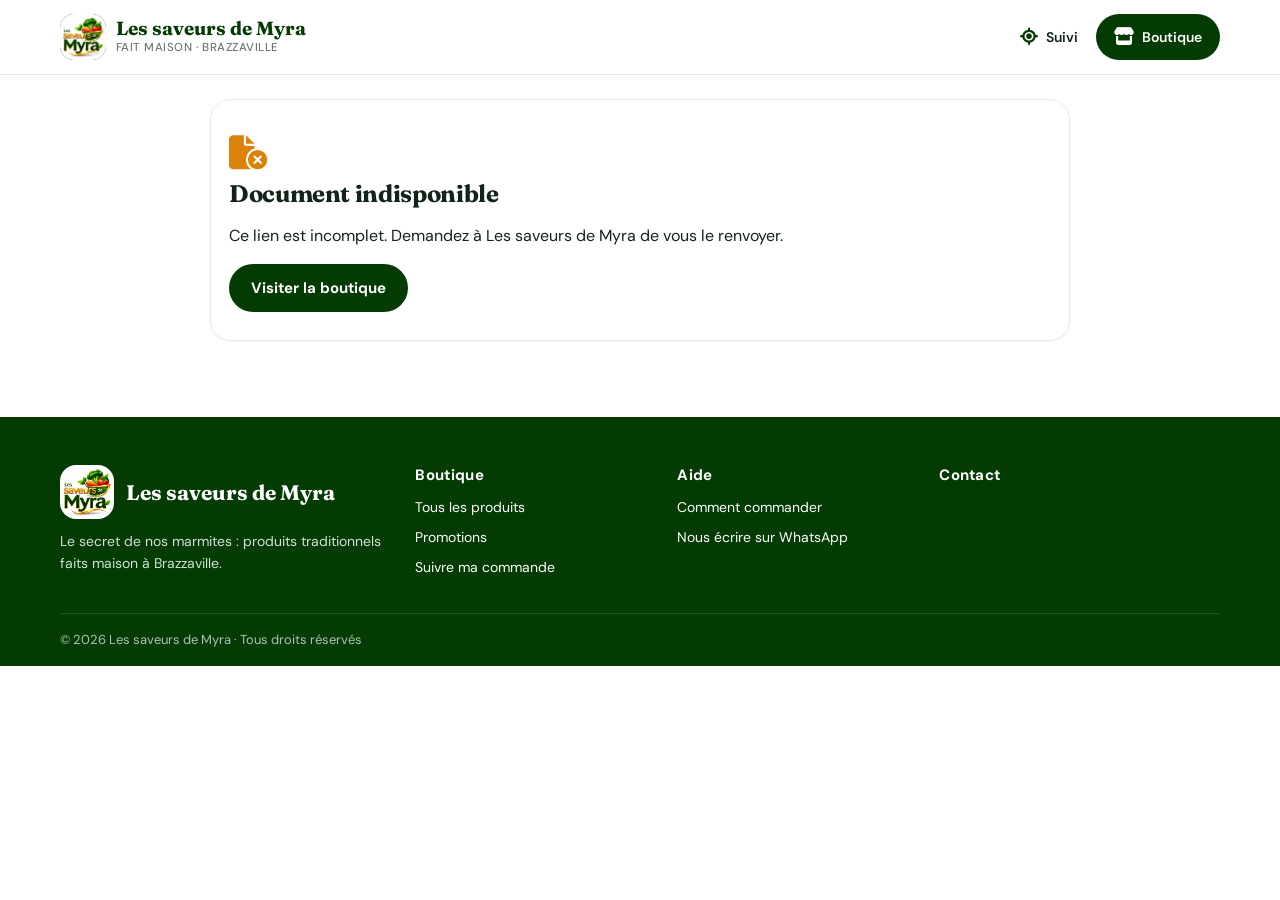
<file: document.html>
<!doctype html>
<html lang="fr">
<head>
  <meta charset="utf-8">
  <meta name="viewport" content="width=device-width,initial-scale=1">
  <!-- SEO:BEGIN — généré par tools/seo-build.js, ne pas modifier à la main -->
  <title>Document · Les saveurs de Myra</title>
  <meta name="description" content="Document partagé par Les saveurs de Myra : reçu, facture, bon de commande ou devis.">
  <meta name="robots" content="noindex, nofollow">
  <meta name="theme-color" content="#033B02">
  <meta name="application-name" content="Les saveurs de Myra">
  <link rel="icon" type="image/png" sizes="192x192" href="/assets/icons/public-192.png">
  <link rel="icon" type="image/png" sizes="32x32" href="/assets/icons/public-32.png">
  <link rel="apple-touch-icon" sizes="180x180" href="/assets/icons/public-180.png">
  <meta property="og:type" content="website">
  <meta property="og:site_name" content="Les saveurs de Myra">
  <meta property="og:locale" content="fr_FR">
  <meta property="og:url" content="https://lessaveursdemyra.vercel.app/document.html">
  <meta property="og:title" content="Document · Les saveurs de Myra">
  <meta property="og:description" content="Ouvrez le document que Les saveurs de Myra vous a envoyé.">
  <meta property="og:image" content="https://lessaveursdemyra.vercel.app/assets/og/og-boutique.jpg">
  <meta property="og:image:secure_url" content="https://lessaveursdemyra.vercel.app/assets/og/og-boutique.jpg">
  <meta property="og:image:type" content="image/jpeg">
  <meta property="og:image:width" content="1200">
  <meta property="og:image:height" content="630">
  <meta property="og:image:alt" content="Commander chez Les saveurs de Myra">
  <meta property="og:image" content="https://lessaveursdemyra.vercel.app/assets/og/og-square.jpg">
  <meta property="og:image:width" content="1080">
  <meta property="og:image:height" content="1080">
  <meta name="twitter:card" content="summary_large_image">
  <meta name="twitter:title" content="Document · Les saveurs de Myra">
  <meta name="twitter:description" content="Ouvrez le document que Les saveurs de Myra vous a envoyé.">
  <meta name="twitter:image" content="https://lessaveursdemyra.vercel.app/assets/og/og-boutique.jpg">
  <meta name="twitter:image:alt" content="Commander chez Les saveurs de Myra">
  <!-- SEO:END -->
  <link rel="preconnect" href="https://fonts.googleapis.com">
  <link rel="preconnect" href="https://fonts.gstatic.com" crossorigin>
  <link rel="stylesheet" href="https://fonts.googleapis.com/css2?family=Fraunces:opsz,wght@9..144,600;9..144,700&family=DM+Sans:wght@400;500;600;700&display=swap">
  <link rel="stylesheet" href="vendor/fontawesome-6.5.2/css/all.min.css">
  <link rel="stylesheet" href="css/site.css">
  <link rel="stylesheet" href="css/pages.css">
</head>
<body data-page="document">
  <div id="siteTop"></div>
  <main class="doc-share">
    <div class="narrow wide-doc">
      <div class="doc-bar" id="docBar" hidden><b id="docTitle">Document</b><span class="sp"></span><button type="button" class="btn btn-line btn-sm" id="docShare" hidden><i class="fa-solid fa-share-nodes" aria-hidden="true"></i> Partager</button><button type="button" class="btn btn-green btn-sm" id="docPrint"><i class="fa-solid fa-print" aria-hidden="true"></i> Imprimer / PDF</button></div>
      <div id="docState" class="box center"><i class="fa-solid fa-circle-notch fa-spin" aria-hidden="true"></i> Ouverture du document…</div>
      <iframe id="docFrame" title="Document" sandbox="allow-same-origin allow-modals" hidden></iframe>
    </div>
  </main>
  <div id="siteFoot"></div>
  <script src="vendor/supabase-js-2.118.0.min.js"></script>
  <script src="js/config.js"></script>
  <script src="js/public/site.js"></script>
  <script src="js/public/document.js"></script>
</body>
</html>
</file>
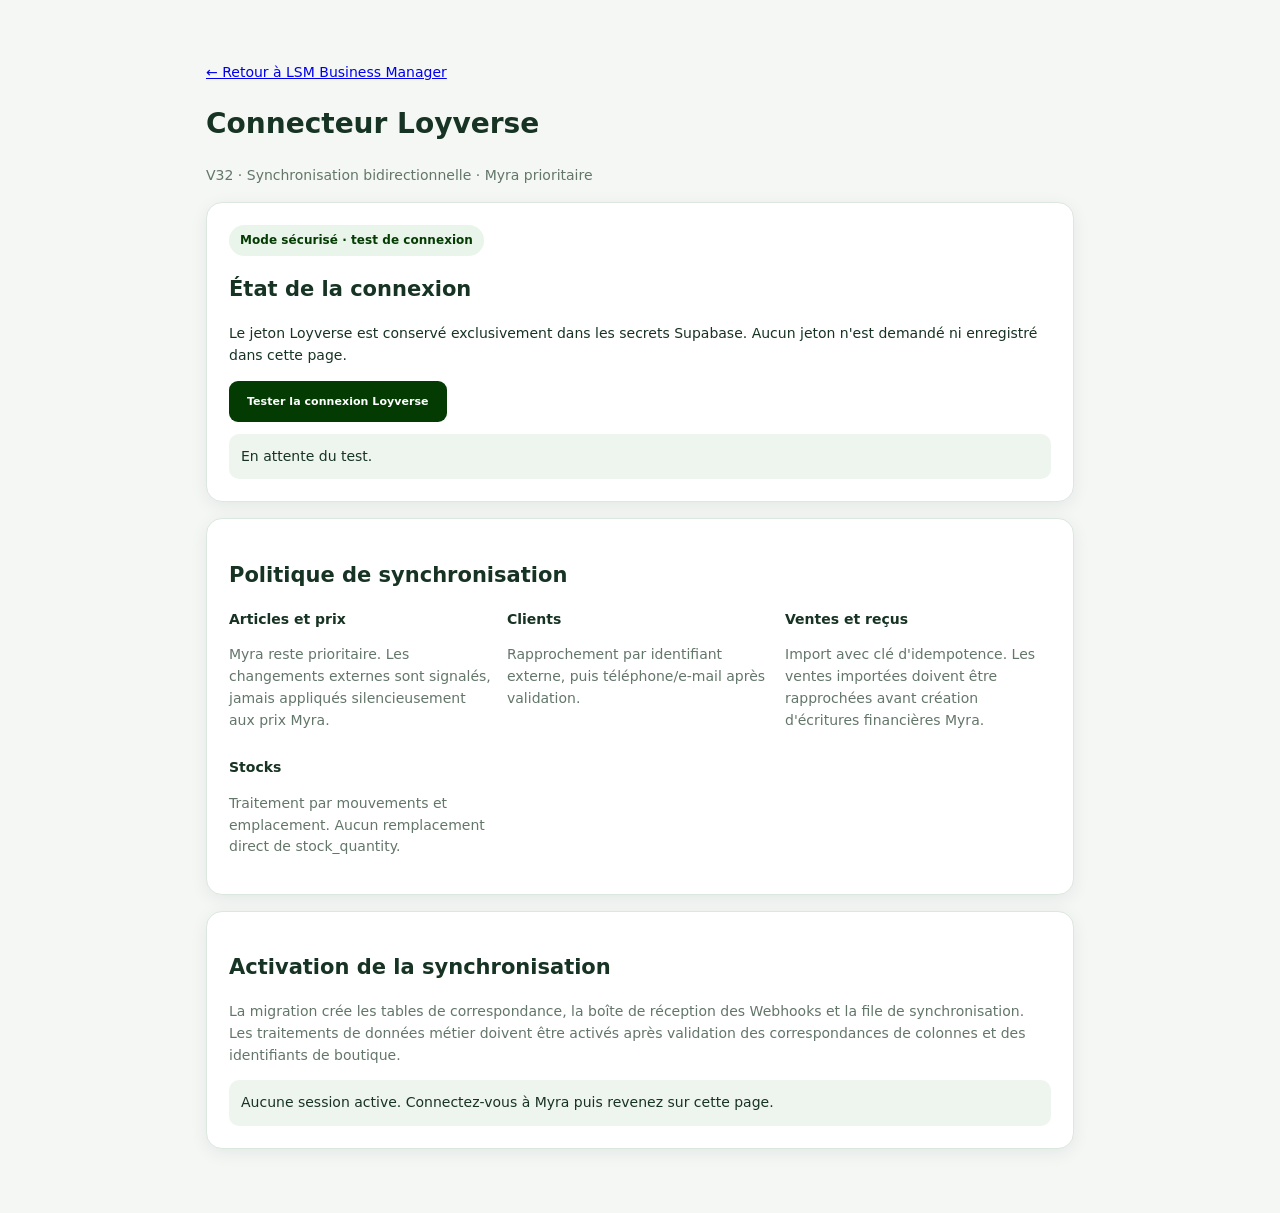
<file: loyverse.html>
<!doctype html><html lang="fr"><head><meta charset="utf-8"><meta name="viewport" content="width=device-width,initial-scale=1">
  <!-- SEO:BEGIN — généré par tools/seo-build.js, ne pas modifier à la main -->
  <title>Connecteur Loyverse · LSM Business Manager</title>
  <meta name="description" content="Test de la connexion entre Loyverse et LSM Business Manager. Accès réservé à l’équipe.">
  <meta name="robots" content="noindex, nofollow">
  <meta name="theme-color" content="#033B02">
  <meta name="application-name" content="Les saveurs de Myra">
  <link rel="canonical" href="https://lessaveursdemyra.vercel.app/loyverse.html">
  <link rel="icon" href="/favicon.ico" sizes="any">
  <link rel="icon" type="image/png" sizes="32x32" href="/assets/icons/favicon-32x32.png">
  <link rel="icon" type="image/png" sizes="16x16" href="/assets/icons/favicon-16x16.png">
  <link rel="apple-touch-icon" sizes="180x180" href="/apple-touch-icon.png">
  <meta property="og:type" content="website">
  <meta property="og:site_name" content="Les saveurs de Myra">
  <meta property="og:locale" content="fr_FR">
  <meta property="og:url" content="https://lessaveursdemyra.vercel.app/loyverse.html">
  <meta property="og:title" content="LSM Business Manager">
  <meta property="og:description" content="Espace de gestion des Saveurs de Myra.">
  <meta property="og:image" content="https://lessaveursdemyra.vercel.app/assets/og/og-app.jpg">
  <meta property="og:image:secure_url" content="https://lessaveursdemyra.vercel.app/assets/og/og-app.jpg">
  <meta property="og:image:type" content="image/jpeg">
  <meta property="og:image:width" content="1200">
  <meta property="og:image:height" content="630">
  <meta property="og:image:alt" content="LSM Business Manager">
  <meta property="og:image" content="https://lessaveursdemyra.vercel.app/assets/og/og-square.jpg">
  <meta property="og:image:width" content="1080">
  <meta property="og:image:height" content="1080">
  <meta name="twitter:card" content="summary_large_image">
  <meta name="twitter:title" content="LSM Business Manager">
  <meta name="twitter:description" content="Espace de gestion des Saveurs de Myra.">
  <meta name="twitter:image" content="https://lessaveursdemyra.vercel.app/assets/og/og-app.jpg">
  <meta name="twitter:image:alt" content="LSM Business Manager">
  <!-- SEO:END --><link rel="stylesheet" href="css/styles.css"><style>body{background:#f4f7f4;color:#173323;font-family:Inter,system-ui,sans-serif}.wrap{max-width:900px;margin:32px auto;padding:16px}.panel{background:white;border:1px solid #dce7df;border-radius:16px;padding:22px;margin:16px 0;box-shadow:0 4px 18px #1231}.btn{background:#033B02;color:white;border:0;border-radius:9px;padding:12px 18px;font-weight:700;cursor:pointer}.muted{color:#63766a}.status{padding:12px;border-radius:10px;background:#eef5ef;margin-top:12px;white-space:pre-wrap}.grid{display:grid;grid-template-columns:repeat(auto-fit,minmax(220px,1fr));gap:12px}.pill{display:inline-block;padding:5px 10px;border-radius:99px;background:#e9f4eb;color:#033B02;font-size:12px;font-weight:700}code{overflow-wrap:anywhere}</style></head><body><main class="wrap"><p><a href="index.html">← Retour à LSM Business Manager</a></p><h1>Connecteur Loyverse</h1><p class="muted">V32 · Synchronisation bidirectionnelle · Myra prioritaire</p><section class="panel"><span class="pill">Mode sécurisé · test de connexion</span><h2>État de la connexion</h2><p>Le jeton Loyverse est conservé exclusivement dans les secrets Supabase. Aucun jeton n'est demandé ni enregistré dans cette page.</p><button id="test" class="btn">Tester la connexion Loyverse</button><div id="result" class="status">En attente du test.</div></section><section class="panel"><h2>Politique de synchronisation</h2><div class="grid"><div><b>Articles et prix</b><p class="muted">Myra reste prioritaire. Les changements externes sont signalés, jamais appliqués silencieusement aux prix Myra.</p></div><div><b>Clients</b><p class="muted">Rapprochement par identifiant externe, puis téléphone/e-mail après validation.</p></div><div><b>Ventes et reçus</b><p class="muted">Import avec clé d'idempotence. Les ventes importées doivent être rapprochées avant création d'écritures financières Myra.</p></div><div><b>Stocks</b><p class="muted">Traitement par mouvements et emplacement. Aucun remplacement direct de stock_quantity.</p></div></div></section><section class="panel"><h2>Activation de la synchronisation</h2><p class="muted">La migration crée les tables de correspondance, la boîte de réception des Webhooks et la file de synchronisation. Les traitements de données métier doivent être activés après validation des correspondances de colonnes et des identifiants de boutique.</p><div id="session" class="status">Vérification de la session…</div></section></main><script src="vendor/supabase-js-2.118.0.min.js"></script><script src="js/config.js"></script><script>
(async()=>{const cfg=window.MYRA_CONFIG||{};const sb=window.supabase.createClient(cfg.SUPABASE_URL,cfg.SUPABASE_PUBLISHABLE_KEY);const {data:{session}}=await sb.auth.getSession();document.querySelector('#session').textContent=session?'Session Myra détectée. Le test nécessite un rôle owner/admin/super_admin.':'Aucune session active. Connectez-vous à Myra puis revenez sur cette page.';document.querySelector('#test').onclick=async()=>{const el=document.querySelector('#result');if(!session){el.textContent='Veuillez vous connecter à Myra dans un autre onglet, puis recharger cette page.';return}el.textContent='Test en cours…';const {data,error}=await sb.functions.invoke('loyverse-api',{body:{action:'test_connection'}});el.textContent=error?('Échec : '+(error.message||error)):data?.ok?('Connexion réussie. Compte Loyverse joignable.\n'+JSON.stringify(data.merchant,null,2)):('Échec : '+JSON.stringify(data));};})();</script></body></html>
</file>
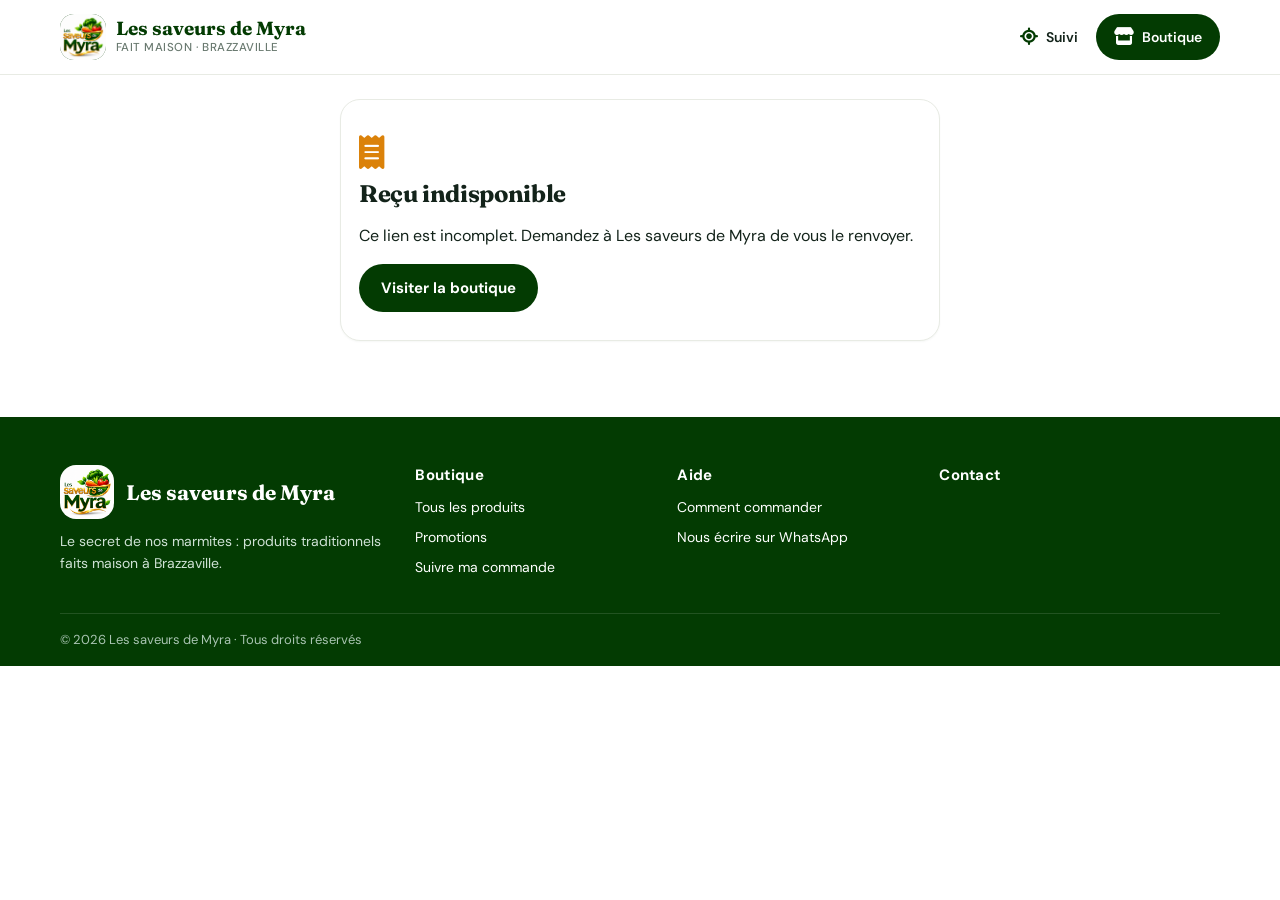
<file: recu.html>
<!doctype html>
<html lang="fr">
<head>
  <meta charset="utf-8">
  <meta name="viewport" content="width=device-width,initial-scale=1">
  <!-- SEO:BEGIN — généré par tools/seo-build.js, ne pas modifier à la main -->
  <title>Reçu · Les saveurs de Myra</title>
  <meta name="description" content="Votre reçu d’achat chez Les saveurs de Myra : produits, total, paiement et coordonnées.">
  <meta name="robots" content="noindex, nofollow">
  <meta name="theme-color" content="#033B02">
  <meta name="application-name" content="Les saveurs de Myra">
  <link rel="icon" type="image/png" sizes="192x192" href="/assets/icons/public-192.png">
  <link rel="icon" type="image/png" sizes="32x32" href="/assets/icons/public-32.png">
  <link rel="apple-touch-icon" sizes="180x180" href="/assets/icons/public-180.png">
  <meta property="og:type" content="website">
  <meta property="og:site_name" content="Les saveurs de Myra">
  <meta property="og:locale" content="fr_FR">
  <meta property="og:url" content="https://lessaveursdemyra.vercel.app/recu.html">
  <meta property="og:title" content="Votre reçu · Les saveurs de Myra">
  <meta property="og:description" content="Merci pour votre achat ! Consultez votre reçu en ligne.">
  <meta property="og:image" content="https://lessaveursdemyra.vercel.app/assets/og/og-boutique.jpg">
  <meta property="og:image:secure_url" content="https://lessaveursdemyra.vercel.app/assets/og/og-boutique.jpg">
  <meta property="og:image:type" content="image/jpeg">
  <meta property="og:image:width" content="1200">
  <meta property="og:image:height" content="630">
  <meta property="og:image:alt" content="Commander chez Les saveurs de Myra">
  <meta property="og:image" content="https://lessaveursdemyra.vercel.app/assets/og/og-square.jpg">
  <meta property="og:image:width" content="1080">
  <meta property="og:image:height" content="1080">
  <meta name="twitter:card" content="summary_large_image">
  <meta name="twitter:title" content="Votre reçu · Les saveurs de Myra">
  <meta name="twitter:description" content="Merci pour votre achat ! Consultez votre reçu en ligne.">
  <meta name="twitter:image" content="https://lessaveursdemyra.vercel.app/assets/og/og-boutique.jpg">
  <meta name="twitter:image:alt" content="Commander chez Les saveurs de Myra">
  <!-- SEO:END -->
  <link rel="preconnect" href="https://fonts.googleapis.com">
  <link rel="preconnect" href="https://fonts.gstatic.com" crossorigin>
  <link rel="stylesheet" href="https://fonts.googleapis.com/css2?family=Fraunces:opsz,wght@9..144,600;9..144,700&family=DM+Sans:wght@400;500;600;700&display=swap">
  <link rel="stylesheet" href="vendor/fontawesome-6.5.2/css/all.min.css">
  <link rel="stylesheet" href="css/site.css">
  <link rel="stylesheet" href="css/pages.css">
</head>
<body data-page="recu">
  <div id="siteTop"></div>
  <main>
    <div class="narrow" id="rcApp"><div class="box center"><i class="fa-solid fa-circle-notch fa-spin" aria-hidden="true"></i> Ouverture du reçu…</div></div>
  </main>
  <div id="siteFoot"></div>
  <script src="vendor/supabase-js-2.118.0.min.js"></script>
  <script src="js/config.js"></script>
  <script src="js/public/site.js"></script>
  <script src="js/public/recu.js"></script>
</body>
</html>
</file>
<file: css/styles.css>
/* ==========================================================================
   MYRA BUSINESS MANAGER — FEUILLE DE STYLES CONSOLIDÉE
   Identité : Les Saveurs de Myra (#033B02, #348907, #F4BE2B)
   ========================================================================== */

:root {
  --green: #033B02;
  --green2: #155b35;
  --leaf: #348907;
  --yellow: #F4BE2B;
  --ink: #18251d;
  --muted: #78847b;
  --line: #edf1ee;
  --bg: #f1f5f3;
  --white: #fff;
  --shadow: 0 5px 24px rgba(19, 48, 32, 0.045);
}

* {
  box-sizing: border-box;
}

body {
  margin: 0;
  background: #f2f6f4;
  color: var(--ink);
  font-family: 'DM Sans', sans-serif;
  font-size: 14px;
}

button,
input,
select,
textarea {
  font: inherit;
}

button {
  cursor: pointer;
}

.hidden {
  display: none !important;
}

.muted {
  color: var(--muted);
}

/* --------------------------------------------------------------------------
   Authentification
   -------------------------------------------------------------------------- */
.auth-shell {
  min-height: 100vh;
  display: grid;
  place-items: center;
  padding: 22px;
  background: radial-gradient(circle at 15% 10%, #e7f0e6, transparent 36%),
    linear-gradient(135deg, #f8faf7, #eef4ee);
}

.auth-card {
  width: min(100%, 420px);
  background: #fff;
  padding: 42px;
  border: 1px solid #e8eee9;
  border-radius: 24px;
  box-shadow: 0 25px 80px rgba(3,59,2, 0.1);
}

.auth-logo {
  display: block;
  width: 148px;
  height: 148px;
  object-fit: contain;
  border-radius: 18px;
  margin: 0 auto 14px;
  box-shadow: 0 12px 34px rgba(3,59,2, 0.13);
}

.brand-mark {
  width: 58px;
  height: 58px;
  border-radius: 18px;
  background: var(--green);
  color: white;
  display: grid;
  place-items: center;
  font: 800 25px Manrope;
  letter-spacing: -3px;
  box-shadow: inset 0 -5px 0 rgba(0, 0, 0, 0.12);
}

.brand-mark span {
  color: var(--yellow);
}

.brand-mark.small {
  width: 42px;
  height: 42px;
  border-radius: 13px;
  font-size: 19px;
}

.eyebrow {
  font-size: 10px;
  font-weight: 800;
  letter-spacing: 2px;
  color: var(--leaf);
  margin: 24px 0 8px;
}

.auth-card h1 {
  font: 800 31px/1.12 Manrope;
  margin: 0;
  color: var(--green);
}

.auth-card > p.muted {
  line-height: 1.6;
  margin: 13px 0 27px;
}

.stack {
  display: grid;
  gap: 17px;
}

.stack label,
.field {
  display: grid;
  gap: 7px;
  font-size: 12px;
  font-weight: 700;
  color: #435147;
}

.stack input,
.field input,
.field select,
.field textarea,
.search-input {
  width: 100%;
  border: 1px solid #dfe7e0;
  border-radius: 10px;
  padding: 12px 13px;
  background: #fff;
  color: var(--ink);
  outline: none;
}

.stack input:focus,
.field input:focus,
.field select:focus,
.field textarea:focus {
  border-color: var(--leaf);
  box-shadow: 0 0 0 3px #34890718;
}

.btn {
  border: 0;
  border-radius: 10px;
  padding: 11px 15px;
  font-weight: 700;
  display: inline-flex;
  align-items: center;
  justify-content: center;
  gap: 8px;
}

.btn.primary {
  background: var(--green);
  color: #fff;
}

.btn.primary:hover {
  background: var(--green2);
}

.btn.yellow {
  background: var(--yellow);
  color: var(--green);
}

.btn.light {
  background: #eef4ef;
  color: var(--green);
}

.btn.danger {
  background: #fff0ef;
  color: #b33a2e;
}

.btn.full {
  width: 100%;
  padding: 14px;
}

.notice {
  font-size: 12px;
  color: var(--muted);
  min-height: 18px;
  margin: 17px 0 10px;
}

.auth-card small {
  color: #9aa49c;
}

/* --------------------------------------------------------------------------
   Shell principal, Sidebar & Topbar
   -------------------------------------------------------------------------- */
.app {
  min-height: 100vh;
  display: flex;
}

.sidebar {
  width: 258px;
  background: #fff;
  color: #1c2b21;
  border-right: 1px solid #e9efeb;
  position: fixed;
  inset: 0 auto 0 0;
  display: flex;
  flex-direction: column;
  padding: 22px 14px;
  z-index: 20;
}

.brand {
  display: flex;
  align-items: center;
  gap: 11px;
  padding: 0 8px 30px;
}

.sidebar-logo {
  width: 52px;
  height: 52px;
  object-fit: cover;
  border-radius: 12px;
  border: 1px solid #ffffff35;
}

.brand b {
  display: block;
  font: 800 15px Manrope;
  letter-spacing: 1px;
  color: var(--green);
}

.brand small {
  display: block;
  font-size: 8px;
  letter-spacing: 1.4px;
  color: #8b9a8f;
  margin-top: 3px;
}

.workspace-label {
  font-size: 9px;
  letter-spacing: 1.5px;
  color: #98a69c;
  font-weight: 800;
  padding: 0 11px 12px;
}

.navigation {
  display: grid;
  gap: 2px;
  overflow: auto;
}

.nav-item {
  width: 100%;
  border: 0;
  background: transparent;
  color: #68776d;
  text-align: left;
  padding: 10px 11px;
  border-radius: 9px;
  display: flex;
  align-items: center;
  gap: 12px;
  font-weight: 600;
  font-size: 11px;
}

.nav-item i {
  width: 17px;
  text-align: center;
  font-size: 14px;
}

.nav-item:hover,
.nav-item.active {
  background: #edf4ee;
  color: var(--green);
}

.nav-item.active {
  box-shadow: inset 3px 0 var(--leaf);
}

.nav-group {
  font-size: 8px;
  color: #98a69c;
  letter-spacing: 1.4px;
  font-weight: 800;
  padding: 12px 11px 4px;
}

.sidebar-bottom {
  margin-top: auto;
  border-top: 1px solid var(--line);
  padding-top: 15px;
}

.user-mini {
  display: flex;
  align-items: center;
  gap: 10px;
  padding: 5px 7px 14px;
}

.user-mini b {
  display: block;
  font-size: 12px;
  color: #1d2b22;
}

.user-mini small {
  color: #849187;
  font-size: 10px;
}

.avatar {
  width: 34px;
  height: 34px;
  border-radius: 50%;
  background: #e8f1e8;
  color: var(--green);
  display: grid;
  place-items: center;
  font-weight: 800;
  font-size: 11px;
  overflow: hidden;
  flex: 0 0 auto;
}

.avatar img {
  width: 100%;
  height: 100%;
  object-fit: cover;
  display: block;
}

.avatar-button {
  border: 0;
  padding: 0;
  cursor: pointer;
}

.logout {
  border: 0;
  background: transparent;
  color: #65756a;
  padding: 10px 8px;
  font-size: 12px;
}

.main {
  margin-left: 258px;
  width: calc(100% - 258px);
  min-height: 100vh;
  display: flex;
  flex-direction: column;
  background: linear-gradient(135deg, #f3f7f5 0%, #edf3f7 100%);
}

.topbar {
  height: 82px;
  background: rgba(255, 255, 255, 0.88);
  backdrop-filter: blur(16px);
  border-bottom: 1px solid #e9efeb;
  display: flex;
  align-items: center;
  padding: 0 34px;
  gap: 16px;
  position: sticky;
  top: 0;
  z-index: 10;
}

.crumb {
  font-size: 10px;
  color: #9aa59c;
}

.crumb i {
  font-size: 8px;
  margin: 0 7px;
}

.crumb b {
  color: var(--green);
}

.welcome {
  font: 800 17px Manrope;
  margin-top: 5px;
}

.topbar-right {
  margin-left: auto;
  display: flex;
  align-items: center;
  gap: 9px;
}

.live-dot {
  width: 7px;
  height: 7px;
  background: #43a66a;
  border-radius: 50%;
}

.status-text {
  font-size: 10px;
  color: var(--muted);
}

.top-avatar {
  margin-left: 10px;
}

.mobile-menu {
  display: none;
}

.content {
  padding: 30px 32px 38px;
  flex: 1;
  max-width: 1720px;
  width: 100%;
  margin: 0 auto;
}

.main footer {
  padding: 16px 34px;
  border-top: 1px solid var(--line);
  color: #9aa49c;
  font-size: 10px;
}

.main footer span {
  color: var(--leaf);
}

/* --------------------------------------------------------------------------
   En-têtes de pages, cartes statistiques & tableaux
   -------------------------------------------------------------------------- */
.page-head {
  display: flex;
  justify-content: space-between;
  align-items: flex-start;
  gap: 16px;
  margin-bottom: 22px;
}

.page-head h2 {
  font: 800 21px Manrope;
  color: var(--green);
  margin: 0 0 5px;
}

.page-head p {
  margin: 0;
  color: var(--muted);
  font-size: 12px;
}

.actions {
  display: flex;
  gap: 8px;
  flex-wrap: wrap;
}

.stats-grid {
  display: grid;
  grid-template-columns: repeat(4, minmax(0, 1fr));
  gap: 14px;
  margin-bottom: 20px;
}

.stat-card,
.panel,
.table-card {
  background: #fff;
  border: 1px solid var(--line);
  border-radius: 17px;
  box-shadow: 0 4px 20px rgba(21, 50, 33, 0.035);
}

.table-card {
  border-radius: 14px;
  overflow: hidden;
}

.stat-card {
  padding: 17px 18px;
}

.stat-top {
  display: flex;
  justify-content: space-between;
  align-items: center;
  color: #7b897f;
  font-size: 10px;
  font-weight: 600;
}

.stat-icon {
  width: 33px;
  height: 33px;
  border-radius: 50%;
  background: #edf4ed;
  color: var(--green);
  display: grid;
  place-items: center;
}

.stat-icon.green {
  background: #eaf3eb;
  color: #286b3c;
}

.stat-icon.yellow {
  background: #fff8d9;
  color: #a18a00;
}

.stat-icon.orange {
  background: #fff0e4;
  color: #ca7831;
}

.stat-icon.red {
  background: #ffeded;
  color: #c35a50;
}

.stat-value {
  font: 800 21px Manrope;
  margin: 12px 0 4px;
  color: #1b3022;
  letter-spacing: -0.5px;
}

.stat-foot {
  font-size: 9px;
  color: #9aa59d;
}

.dashboard-grid {
  display: grid;
  grid-template-columns: 1.45fr 1fr;
  gap: 16px;
}

.panel {
  padding: 17px;
}

.panel-title {
  display: flex;
  justify-content: space-between;
  align-items: center;
  margin-bottom: 14px;
}

.panel-title h3 {
  margin: 0;
  font: 800 12px Manrope;
  color: #1b2c21;
}

.panel-title span {
  display: block;
  font-size: 9px;
  color: #9aa59d;
  margin-top: 4px;
}

.panel-title > span.soft-count {
  margin: 0;
  display: grid;
  place-items: center;
  background: #fff5d6;
  color: #9c7d00;
  border-radius: 20px;
  min-width: 24px;
  height: 24px;
  font-weight: 800;
}

.quick-grid {
  display: grid;
  grid-template-columns: repeat(2, 1fr);
  gap: 9px;
}

.quick-action {
  border: 1px solid var(--line);
  border-radius: 11px;
  padding: 14px;
  text-align: left;
  background: #fff;
  color: var(--green);
  display: flex;
  gap: 11px;
  align-items: center;
  font-weight: 700;
  font-size: 11px;
}

.quick-action:hover {
  border-color: #b9cbbd;
  background: #f7faf7;
}

.quick-action i {
  font-size: 16px;
  color: var(--leaf);
}

.empty {
  padding: 25px;
  text-align: center;
  color: #97a39a;
  font-size: 12px;
}

.empty.compact {
  padding: 20px 5px;
  font-size: 10px;
  line-height: 1.8;
}

.empty.compact i {
  font-size: 21px;
  color: #5b9a68;
}

.table-toolbar {
  padding: 14px 16px;
  display: flex;
  justify-content: space-between;
  align-items: center;
  gap: 12px;
  border-bottom: 1px solid var(--line);
}

.search-input {
  max-width: 280px;
  padding: 9px 12px;
  font-size: 11px;
}

.table-wrap {
  overflow: auto;
}

table {
  width: 100%;
  border-collapse: collapse;
  white-space: nowrap;
}

th {
  text-align: left;
  background: #f9fbf9;
  color: #87948a;
  font-size: 9px;
  letter-spacing: 0.7px;
  text-transform: uppercase;
  padding: 12px 16px;
}

td {
  padding: 13px 16px;
  border-top: 1px solid #eff3ef;
  font-size: 11px;
  color: #435047;
}

td strong {
  color: var(--ink);
}

.table-actions {
  display: flex;
  gap: 6px;
}

.icon-action {
  border: 1px solid var(--line);
  background: #fff;
  color: #607065;
  border-radius: 7px;
  width: 28px;
  height: 28px;
}

.icon-action:hover {
  color: var(--green);
  background: #f3f7f3;
}

.pill {
  display: inline-flex;
  padding: 5px 8px;
  border-radius: 30px;
  background: #edf5ed;
  color: #34734a;
  font-size: 9px;
  font-weight: 700;
}

.pill.warn {
  background: #fff7dc;
  color: #987b00;
}

.pill.off {
  background: #f2f2f2;
  color: #777;
}

/* --------------------------------------------------------------------------
   Modales, Toasts & Graphiques simples
   -------------------------------------------------------------------------- */
.modal-backdrop {
  position: fixed;
  inset: 0;
  background: #12221880;
  z-index: 50;
  display: grid;
  place-items: center;
  padding: 16px;
}

.modal {
  width: min(100%, 620px);
  max-height: 90vh;
  overflow: auto;
  background: #fff;
  border-radius: 16px;
  box-shadow: 0 30px 90px #0003;
}

.modal-head {
  padding: 19px 22px;
  border-bottom: 1px solid var(--line);
  display: flex;
  justify-content: space-between;
  align-items: center;
}

.modal-head h3 {
  margin: 0;
  color: var(--green);
  font: 800 16px Manrope;
}

.modal-body {
  padding: 20px 22px;
}

.form-grid {
  display: grid;
  grid-template-columns: 1fr 1fr;
  gap: 14px;
}

.field.full-span {
  grid-column: 1 / -1;
}

.field textarea {
  min-height: 78px;
  resize: vertical;
}

.modal-foot {
  padding: 15px 22px;
  border-top: 1px solid var(--line);
  display: flex;
  justify-content: flex-end;
  gap: 8px;
}

.toast-root {
  position: fixed;
  right: 20px;
  bottom: 20px;
  z-index: 90;
  display: grid;
  gap: 8px;
}

.toast {
  background: #173f27;
  color: white;
  padding: 12px 16px;
  border-radius: 10px;
  box-shadow: var(--shadow);
  font-size: 12px;
}

.toast.error {
  background: #8c2d26;
}

.loading {
  text-align: center;
  padding: 50px;
  color: var(--muted);
}

.chart-bars {
  height: 180px;
  display: flex;
  align-items: flex-end;
  gap: 12px;
  padding: 10px 4px 0;
}

.bar-col {
  flex: 1;
  display: grid;
  gap: 7px;
  justify-items: center;
  height: 100%;
  align-content: end;
}

.bar {
  width: min(100%, 34px);
  border-radius: 6px 6px 2px 2px;
  background: linear-gradient(180deg, #348907, #033B02);
  min-height: 3px;
}

.bar-col small {
  font-size: 9px;
  color: #8d998f;
}

.metric-row {
  display: flex;
  justify-content: space-between;
  padding: 11px 0;
  border-bottom: 1px solid var(--line);
  font-size: 11px;
}

.metric-row:last-child {
  border: 0;
}

.metric-row b {
  color: var(--green);
}

/* --------------------------------------------------------------------------
   Tableau de bord principal (Myra Dashboard)
   -------------------------------------------------------------------------- */
.dash-heading {
  display: flex;
  align-items: flex-end;
  justify-content: space-between;
  gap: 18px;
  margin-bottom: 23px;
}

.dash-kicker {
  font-size: 9px;
  letter-spacing: 1.8px;
  font-weight: 800;
  color: var(--leaf);
  margin-bottom: 7px;
}

.dash-heading h1 {
  font: 800 27px/1.1 Manrope;
  margin: 0;
  color: #15251b;
  letter-spacing: -0.8px;
}

.dash-heading p {
  font-size: 12px;
  color: #87948b;
  margin: 8px 0 0;
}

.dash-tools {
  display: flex;
  align-items: center;
  gap: 9px;
}

.date-chip {
  padding: 10px 13px;
  border: 1px solid #e4ebe6;
  border-radius: 30px;
  background: #fff;
  color: #65746a;
  font-size: 10px;
  text-transform: capitalize;
}

.date-chip i {
  margin-right: 6px;
  color: var(--leaf);
}

.dashboard-kpis {
  grid-template-columns: repeat(4, minmax(0, 1fr));
  gap: 13px;
  margin-bottom: 16px;
}

.dashboard-layout {
  display: grid;
  grid-template-columns: minmax(215px, 0.82fr) minmax(390px, 1.7fr) minmax(220px, 0.86fr);
  gap: 14px;
  align-items: start;
}

.dash-column {
  display: grid;
  gap: 14px;
  min-width: 0;
}

.alert-task {
  display: flex;
  align-items: center;
  gap: 9px;
  padding: 10px 0;
  border-bottom: 1px solid #f0f3f0;
}

.task-symbol {
  width: 32px;
  height: 32px;
  flex: 0 0 32px;
  border-radius: 10px;
  display: grid;
  place-items: center;
}

.task-green {
  background: #edf5ee;
  color: #3e814e;
}

.task-yellow {
  background: #fff8df;
  color: #a58d13;
}

.task-copy {
  min-width: 0;
  flex: 1;
}

.task-copy b {
  display: block;
  font-size: 10px;
  color: #344238;
  overflow: hidden;
  text-overflow: ellipsis;
  white-space: nowrap;
}

.task-copy small {
  display: block;
  font-size: 8px;
  color: #9aa49d;
  margin-top: 4px;
}

.task-status {
  font-size: 8px;
  color: #ad7e13;
  background: #fff7df;
  border-radius: 20px;
  padding: 4px 7px;
}

.text-link {
  border: 0;
  background: transparent;
  color: var(--green);
  font-weight: 700;
  font-size: 9px;
  padding: 11px 0 0;
}

.text-link i {
  margin-left: 5px;
  font-size: 8px;
}

.shortcut-list {
  display: grid;
}

.shortcut {
  display: flex;
  align-items: center;
  gap: 10px;
  padding: 10px 0;
  border: 0;
  border-top: 1px solid #f0f3f0;
  background: transparent;
  text-align: left;
}

.shortcut:first-child {
  border-top: 0;
}

.shortcut-icon {
  width: 31px;
  height: 31px;
  border-radius: 9px;
  background: #eef5ef;
  color: var(--green);
  display: grid;
  place-items: center;
}

.shortcut > span:nth-child(2) {
  flex: 1;
}

.shortcut b {
  display: block;
  font-size: 9px;
  color: #344238;
}

.shortcut small {
  display: block;
  font-size: 8px;
  color: #9aa49d;
  margin-top: 3px;
}

.shortcut > i {
  font-size: 8px;
  color: #a5afa8;
}

.chart-panel {
  padding-bottom: 13px;
}

.chart-badge {
  width: 29px;
  height: 29px;
  border: 1px solid var(--line);
  border-radius: 50%;
  display: grid;
  place-items: center;
  color: #738177;
}

.chart-legend {
  display: flex;
  gap: 15px;
  font-size: 9px;
  color: #849087;
  margin: 8px 0 12px;
}

.legend-dot {
  display: inline-block;
  width: 7px;
  height: 7px;
  border-radius: 50%;
  margin-right: 5px;
}

.legend-dot.income {
  background: #348907;
}

.legend-dot.expense {
  background: #e5a34a;
}

.legend-dot.due {
  background: #d8e0da;
}

.bar-chart {
  height: 158px;
  display: grid;
  grid-template-columns: repeat(6, 1fr);
  gap: 12px;
  border-bottom: 1px solid var(--line);
  padding: 8px 5px 0;
  background: repeating-linear-gradient(
    to bottom,
    transparent 0,
    transparent 38px,
    #f2f5f2 39px
  );
}

.bar-group {
  height: 100%;
  display: flex;
  flex-direction: column;
  align-items: center;
  justify-content: flex-end;
  gap: 7px;
}

.bar-pair {
  height: calc(100% - 17px);
  width: 100%;
  display: flex;
  align-items: flex-end;
  justify-content: center;
  gap: 4px;
}

.chart-bar {
  width: min(34%, 17px);
  min-height: 3px;
  border-radius: 5px 5px 1px 1px;
}

.income-bar {
  background: linear-gradient(180deg, #8bb34a, #477e38);
}

.expense-bar {
  background: linear-gradient(180deg, #f4c477, #e6a044);
}

.bar-group small {
  font-size: 8px;
  color: #9aa59d;
  text-transform: capitalize;
}

.chart-foot {
  display: flex;
  justify-content: space-between;
  padding: 12px 2px 0;
}

.chart-foot small {
  display: block;
  color: #9aa59d;
  font-size: 8px;
}

.chart-foot b {
  display: block;
  font-size: 11px;
  color: #344238;
  margin-top: 4px;
}

.progress-label {
  display: flex;
  justify-content: space-between;
  color: #76847a;
  font-size: 9px;
  margin: 5px 0 8px;
}

.progress-label b {
  color: var(--green);
}

.progress-track {
  height: 10px;
  border-radius: 20px;
  background: var(--line);
  overflow: hidden;
}

.progress-fill {
  height: 100%;
  border-radius: 20px;
  background: linear-gradient(90deg, #348907, #033B02);
}

.collection-summary {
  display: grid;
  grid-template-columns: 1fr 1fr;
  gap: 12px;
  margin-top: 13px;
}

.collection-summary > div {
  display: grid;
  grid-template-columns: 10px 1fr;
  gap: 4px 6px;
  align-items: center;
  color: #8b978e;
  font-size: 8px;
}

.collection-summary b {
  grid-column: 2;
  color: #344238;
  font-size: 10px;
}

.summary-dot {
  width: 7px;
  height: 7px;
  border-radius: 50%;
}

.paid-dot {
  background: #348907;
}

.due-dot {
  background: #e5a34a;
}

.invoice-panel .icon-button {
  width: 29px;
  height: 29px;
  border: 1px solid var(--line);
  border-radius: 50%;
  background: white;
  color: #7c897f;
}

.recent-panel .panel-title {
  margin-bottom: 7px;
}

.recent-panel th {
  background: #fafcfa;
  padding: 10px 9px;
  font-size: 8px;
}

.recent-panel td {
  padding: 10px 9px;
  font-size: 9px;
}

.recent-panel .text-link {
  padding: 0;
}

.activity-ring {
  width: 130px;
  height: 130px;
  border-radius: 50%;
  margin: 14px auto 10px;
  background: conic-gradient(#348907 var(--ring), #e9efea 0);
  display: grid;
  place-items: center;
  position: relative;
}

.activity-ring:before {
  content: '';
  position: absolute;
  inset: 13px;
  border-radius: 50%;
  background: #fff;
}

.activity-ring > div {
  position: relative;
  text-align: center;
}

.activity-ring b {
  display: block;
  font: 800 22px Manrope;
  color: #1b3022;
}

.activity-ring small {
  font-size: 8px;
  color: #96a198;
}

.ring-legend {
  display: flex;
  justify-content: center;
  gap: 13px;
  font-size: 8px;
  color: #8c988f;
}

.side-divider {
  height: 1px;
  background: #eff3ef;
  margin: 15px 0 8px;
}

.mini-stat {
  display: flex;
  justify-content: space-between;
  padding: 8px 0;
  font-size: 9px;
  color: #87938a;
}

.mini-stat b {
  color: #304034;
}

.alert-summary {
  display: flex;
  gap: 9px;
  align-items: center;
  padding: 11px;
  background: #fff9e8;
  border-radius: 11px;
}

.alert-icon {
  width: 30px;
  height: 30px;
  border-radius: 9px;
  background: #fff0c5;
  color: #bd8e18;
  display: grid;
  place-items: center;
}

.alert-summary b {
  display: block;
  font-size: 9px;
  color: #5d4a19;
}

.alert-summary small {
  display: block;
  font-size: 8px;
  color: #a08d5c;
  margin-top: 4px;
}

/* --------------------------------------------------------------------------
   Grille inspirée de la maquette & Jauges de statut (FCFA)
   -------------------------------------------------------------------------- */
.myra-board-grid {
  display: grid;
  grid-template-columns: minmax(230px, 0.85fr) minmax(380px, 1.65fr) minmax(240px, 0.9fr);
  gap: 16px;
  align-items: start;
}

.myra-board-col {
  display: grid;
  gap: 16px;
  min-width: 0;
}

.status-meter-list {
  display: grid;
  gap: 14px;
}

.status-meter-item {
  display: grid;
  gap: 7px;
}

.status-meter-meta {
  display: flex;
  justify-content: space-between;
  align-items: baseline;
  gap: 10px;
  font-size: 11px;
}

.status-meter-label {
  font-weight: 700;
  color: var(--ink);
}

.status-meter-figures {
  color: var(--muted);
  font-size: 10px;
  text-align: right;
  white-space: nowrap;
}

.status-meter-figures b {
  color: var(--green);
  font-weight: 800;
}

.status-meter-track {
  width: 100%;
  height: 9px;
  border-radius: 999px;
  background: #edf2ee;
  overflow: hidden;
}

.status-meter-fill {
  height: 100%;
  width: var(--meter-pct, 0%);
  border-radius: 999px;
  transition: width 0.3s ease;
}

.status-meter-fill.paid {
  background: linear-gradient(90deg, var(--leaf), var(--green));
}

.status-meter-fill.partial {
  background: linear-gradient(90deg, #2b8a57, #155b35);
}

.status-meter-fill.draft {
  background: linear-gradient(90deg, var(--yellow), #d9b800);
}

.status-meter-fill.unpaid {
  background: linear-gradient(90deg, #e5a34a, #c97a2b);
}

.status-meter-fill.overdue {
  background: linear-gradient(90deg, #d95d4c, #a83226);
}

.status-meter-fill.cancelled {
  background: #c5cec7;
}

/* --------------------------------------------------------------------------
   Profil utilisateur
   -------------------------------------------------------------------------- */
.profile-layout {
  display: grid;
  grid-template-columns: minmax(250px, 0.7fr) minmax(0, 1.3fr);
  gap: 16px;
}

.profile-card {
  text-align: center;
  padding: 28px;
}

.profile-photo {
  width: 112px;
  height: 112px;
  margin: 0 auto 14px;
  border-radius: 50%;
  overflow: hidden;
  background: #edf4ed;
  color: var(--green);
  display: grid;
  place-items: center;
  font: 800 30px Manrope;
  border: 4px solid #e5eee6;
}

.profile-photo img {
  width: 100%;
  height: 100%;
  object-fit: cover;
}

.profile-card h3 {
  margin: 0;
  color: var(--green);
  font: 800 17px Manrope;
}

.profile-card p {
  color: var(--muted);
  font-size: 11px;
}

.profile-form {
  padding: 22px;
}

.profile-form .form-grid {
  display: grid;
  grid-template-columns: 1fr 1fr;
  gap: 14px;
}

.profile-form .field.full-span {
  grid-column: 1 / -1;
}

.profile-hint {
  font-size: 11px;
  color: var(--muted);
  line-height: 1.5;
}

/* --------------------------------------------------------------------------
   Workflows opérationnels (Ventes multi-articles, Fiches clients, Marketing)
   -------------------------------------------------------------------------- */
.line-items {
  margin-top: 20px;
  padding-top: 18px;
  border-top: 1px solid #e6ece7;
}

.line-items-head {
  display: flex;
  align-items: center;
  justify-content: space-between;
  gap: 12px;
  margin-bottom: 14px;
}

.sale-line {
  display: grid;
  grid-template-columns: minmax(150px, 1fr) 90px 130px 38px;
  gap: 8px;
  margin: 9px 0;
}

.sale-line select,
.sale-line input {
  width: 100%;
  min-width: 0;
  padding: 10px;
  border: 1px solid #dce5de;
  border-radius: 9px;
  background: #fff;
}

.sale-total {
  text-align: right;
  padding: 14px 0;
  line-height: 1.9;
}

.sale-total strong {
  color: var(--green);
  font-size: 19px;
}

.customer-profile-head {
  display: flex;
  align-items: center;
  gap: 16px;
  padding: 6px 0 20px;
  border-bottom: 1px solid var(--border, #e5eae5);
}

.customer-profile-head h2 {
  font-size: 20px;
  margin: 0 0 5px;
  color: var(--green);
}

.customer-profile-head p {
  margin: 3px 0;
  color: var(--muted);
  font-size: 13px;
}

.customer-avatar {
  width: 54px;
  height: 54px;
  border-radius: 16px;
  background: #eaf3ec;
  color: var(--green);
  display: grid;
  place-items: center;
  font-size: 22px;
  flex-shrink: 0;
}

.customer-stats {
  display: grid;
  grid-template-columns: repeat(3, minmax(0, 1fr));
  gap: 10px;
  margin: 18px 0 24px;
}

.customer-stats > div {
  background: #f6f8f6;
  border: 1px solid #e7ece7;
  border-radius: 10px;
  padding: 12px;
  min-width: 0;
}

.customer-stats span {
  display: block;
  color: #68756b;
  font-size: 11px;
  margin-bottom: 7px;
}

.customer-stats b {
  display: block;
  color: #173c25;
  font-size: 15px;
  overflow-wrap: anywhere;
}

.customer-stats .debt-value {
  color: #b54708;
}

.customer-history h4 {
  font-size: 15px;
  margin: 0 0 12px;
}

.customer-notes {
  margin-top: 18px;
  padding: 13px;
  background: #fbf8e8;
  border-radius: 8px;
}

.customer-notes p {
  margin: 6px 0 0;
  white-space: pre-wrap;
}

.marketing-kpis {
  display: grid;
  grid-template-columns: repeat(4, minmax(0, 1fr));
  gap: 12px;
  margin: 18px 0;
}

.marketing-kpis > div {
  background: #fff;
  border: 1px solid #e5ece6;
  border-radius: 12px;
  padding: 16px;
  min-width: 0;
  box-shadow: 0 3px 12px #102b1608;
}

.marketing-kpis span {
  display: block;
  color: #68756b;
  font-size: 12px;
  margin-bottom: 8px;
}

.marketing-kpis b {
  font: 800 22px Manrope;
  color: var(--green);
  overflow-wrap: anywhere;
}

.marketing-rule {
  padding: 18px;
  margin-bottom: 18px;
}

.marketing-rule h3 {
  margin: 0 0 8px;
  color: var(--green);
}

.marketing-rule p {
  margin: 0 0 12px;
}

.marketing-tiers {
  display: flex;
  gap: 8px;
  flex-wrap: wrap;
  margin: 10px 0 12px;
}

.marketing-tiers span {
  background: #edf4ed;
  border-radius: 20px;
  padding: 7px 12px;
  font-size: 12px;
  font-weight: 700;
  color: #214b2d;
}

.marketing-rule small {
  color: #68756b;
  line-height: 1.5;
  display: block;
}

.marketing-table {
  margin-top: 14px;
}

.segment-pill {
  display: inline-block;
  padding: 5px 9px;
  border-radius: 20px;
  font-size: 11px;
  font-weight: 700;
  background: #edf1ed;
  color: #4d5b50;
}

.segment-pill.actif {
  background: #e7f5eb;
  color: #176b35;
}

.segment-pill.inactif {
  background: #fff1e8;
  color: #a64a16;
}

.segment-pill.nouveau {
  background: #edf2ff;
  color: #3659a5;
}

.promo-head {
  margin-top: 28px;
}

.promo-head h2 {
  font-size: 18px;
  margin: 0 0 5px;
}

.promo-head p {
  margin: 0;
  color: #68756b;
  font-size: 13px;
}

.marketing-table code {
  background: #edf4ed;
  color: var(--green);
  padding: 5px 8px;
  border-radius: 6px;
  font-weight: 800;
  letter-spacing: 0.5px;
}

.marketing-table td:last-child {
  white-space: nowrap;
}

.marketing-table .icon-action {
  margin-right: 4px;
}

/* --------------------------------------------------------------------------
   PWA & Suivi financier
   -------------------------------------------------------------------------- */
.offline-notice {
  position: sticky;
  top: 82px;
  z-index: 9;
  padding: 10px 18px;
  background: #fff3d6;
  color: #805b0b;
  border-bottom: 1px solid #f1d99a;
  font-size: 12px;
  font-weight: 700;
}

.finance-periods {
  display: grid;
  grid-template-columns: repeat(4, minmax(0, 1fr));
  gap: 12px;
}

.finance-periods > div {
  background: #f7faf7;
  border: 1px solid #e9f0e9;
  border-radius: 12px;
  padding: 16px;
  min-width: 0;
}

.finance-periods span {
  display: block;
  color: var(--muted);
  font-size: 11px;
  margin-bottom: 8px;
}

.finance-periods b {
  display: block;
  color: var(--green);
  font: 800 16px Manrope;
  overflow-wrap: anywhere;
}

.finance-links {
  display: grid;
  grid-template-columns: repeat(3, minmax(0, 1fr));
  gap: 12px;
  margin-top: 15px;
}

.finance-link {
  border: 1px solid #e8eee9;
  text-align: left;
  display: flex;
  flex-direction: column;
  align-items: flex-start;
  gap: 8px;
  color: var(--green);
  min-height: 130px;
}

.finance-link > i {
  font-size: 18px;
  color: var(--leaf);
}

.finance-link b {
  font: 800 13px Manrope;
}

.finance-link small {
  color: var(--muted);
  line-height: 1.5;
  font-size: 10px;
}

.finance-link:hover {
  border-color: #b8cbb9;
  background: #fbfdfb;
}

.finance-kpis .stat-value {
  font-size: 19px;
}

/* --------------------------------------------------------------------------
   Responsive (Tablette & Mobile)
   -------------------------------------------------------------------------- */
@media (max-width: 1180px) {
  .dashboard-layout {
    grid-template-columns: minmax(190px, 0.8fr) minmax(350px, 1.5fr);
  }

  .dash-right {
    grid-column: 1 / -1;
    grid-template-columns: 1fr 1fr;
  }

  .dashboard-kpis {
    grid-template-columns: repeat(2, minmax(0, 1fr));
  }

  .myra-board-grid {
    grid-template-columns: 1fr 1fr;
  }

  .myra-board-col:last-child {
    grid-column: 1 / -1;
  }
}

@media (max-width: 1100px) {
  .stats-grid {
    grid-template-columns: repeat(2, 1fr);
  }

  .content {
    padding: 24px;
  }

  .topbar {
    padding: 0 24px;
  }
}

@media (max-width: 760px) {
  .sidebar {
    transform: translateX(-100%);
    transition: transform 0.25s ease;
    width: 270px;
  }

  .sidebar.open {
    transform: translateX(0);
    box-shadow: 20px 0 50px #0002;
  }

  .main {
    margin-left: 0;
    width: 100%;
  }

  .mobile-menu {
    display: grid;
  }

  .topbar {
    height: 70px;
    padding: 0 13px;
  }

  .topbar-right .btn {
    font-size: 10px;
    padding: 8px;
  }

  .offline-notice {
    top: 70px;
  }

  .content {
    padding: 18px 14px 28px;
  }

  .main footer {
    padding: 14px 16px;
  }

  .status-text {
    display: none;
  }

  .page-head,
  .dash-heading {
    align-items: flex-start;
    flex-direction: column;
  }

  .dash-heading h1 {
    font-size: 23px;
  }

  .dash-tools {
    width: 100%;
    flex-wrap: wrap;
  }

  .date-chip {
    margin-right: auto;
  }

  .dashboard-grid,
  .dashboard-layout,
  .myra-board-grid,
  .profile-layout {
    grid-template-columns: 1fr;
  }

  .dash-right {
    grid-column: auto;
    grid-template-columns: 1fr;
  }

  .stats-grid,
  .dashboard-kpis,
  .marketing-kpis,
  .finance-periods,
  .finance-links {
    grid-template-columns: repeat(2, minmax(0, 1fr));
    gap: 9px;
  }

  .stat-card {
    padding: 13px;
  }

  .stat-value {
    font-size: 17px;
  }

  .stat-top {
    font-size: 9px;
  }

  .panel {
    padding: 14px;
  }

  .bar-chart {
    height: 140px;
  }

  .auth-card {
    padding: 30px 24px;
  }

  .auth-logo {
    width: 120px;
    height: 120px;
  }

  .profile-form .form-grid {
    grid-template-columns: 1fr;
  }

  .finance-link {
    min-height: 120px;
    padding: 14px;
  }

  .marketing-kpis b {
    font-size: 19px;
  }

  .status-meter-meta {
    flex-wrap: wrap;
  }
}

@media (max-width: 600px) {
  .sale-line {
    grid-template-columns: 1fr 1fr 1fr 34px;
  }

  .sale-line select {
    grid-column: 1 / -1;
  }

  .line-items-head,
  .customer-profile-head {
    align-items: flex-start;
    flex-direction: column;
  }

  .customer-profile-head h2 {
    font-size: 17px;
  }

  .customer-stats {
    grid-template-columns: repeat(2, minmax(0, 1fr));
  }
}

@media (max-width: 430px) {
  .stats-grid,
  .dashboard-kpis {
    grid-template-columns: 1fr 1fr;
  }

  .stat-value {
    font-size: 15px;
  }

  .date-chip {
    font-size: 9px;
  }

  .dash-tools .btn {
    padding: 10px 11px;
  }

  .collection-summary {
    gap: 7px;
  }

  .form-grid,
  .quick-grid,
  .finance-links {
    grid-template-columns: 1fr;
  }

  .field.full-span {
    grid-column: auto;
  }

  .top-avatar {
    width: 30px;
    height: 30px;
  }

  .welcome {
    font-size: 15px;
  }

  .finance-periods b {
    font-size: 14px;
  }
}

/* ==========================================================================
   MYRA BUSINESS MANAGER V24 — PREMIUM UI/UX LAYER
   Direction artistique : Premium & élégante · Densité équilibrée
   Couche de présentation uniquement : aucune logique métier modifiée.
   ========================================================================== */
:root{
  /* Charte graphique officielle — Les saveurs de Myra (V39) */
  --brand-green:#033B02;--brand-gold:#DB820A;--brand-natural:#348907;--brand-light:#84C70E;--brand-yellow:#F4BE2B;--brand-red:#D11A05;--brand-cream:#F4F0E3;
color-scheme:light;--green:#033B02;--green2:#155b35;--leaf:#348907;--yellow:#F4BE2B;--ink:#17251c;--muted:#758278;--line:#e8eee9;--bg:#f5f7f5;--white:#fff;--shadow-xs:0 1px 2px rgba(18,43,27,.035);--shadow:0 8px 24px rgba(18,43,27,.055);--shadow-lg:0 18px 55px rgba(18,43,27,.12);--radius-sm:10px;--radius-md:15px;--radius-lg:20px;--focus-ring:0 0 0 3px rgba(113,153,14,.18)}
html{scroll-behavior:smooth;scrollbar-color:#cbd7ce transparent}body{background:var(--bg);color:var(--ink);font-family:"DM Sans",sans-serif;font-size:14px;line-height:1.55;-webkit-font-smoothing:antialiased;text-rendering:optimizeLegibility}button,input,select,textarea{font-family:inherit}button{transition:background-color .18s ease,color .18s ease,border-color .18s ease,box-shadow .18s ease,transform .18s ease}button:focus-visible,a:focus-visible,input:focus-visible,select:focus-visible,textarea:focus-visible{outline:none;box-shadow:var(--focus-ring)}::selection{color:#fff;background:var(--green)}
/* Authentification */
.auth-shell{padding:28px;background:radial-gradient(ellipse at 12% 15%,rgba(113,153,14,.10),transparent 34%),radial-gradient(ellipse at 88% 85%,rgba(3,59,2,.08),transparent 38%),#f5f8f5}.auth-card{width:min(100%,440px);padding:42px 40px 34px;border:1px solid rgba(222,232,224,.9);border-radius:26px;box-shadow:0 24px 75px rgba(3,59,2,.10)}.auth-logo{width:116px;height:116px;padding:5px;border:1px solid #edf2ed;border-radius:22px;box-shadow:0 8px 24px rgba(3,59,2,.08)}.eyebrow{margin-top:22px;letter-spacing:2.2px}.auth-card h1{font-size:clamp(27px,5vw,32px);letter-spacing:-1.2px}.auth-card>p.muted{font-size:13px;line-height:1.7}
/* Cadre et navigation */
.app{background:var(--bg)}.sidebar{width:268px;padding:23px 16px 18px;background:#fff;border-right:1px solid #e9efea;box-shadow:5px 0 28px rgba(21,50,33,.018)}.brand{gap:12px;padding:0 9px 27px}.sidebar-logo{width:48px;height:48px;padding:2px;object-fit:contain;background:#fff;border:1px solid #edf1ed;border-radius:14px}.brand b{font-size:15px;letter-spacing:1.4px}.brand small{font-size:8px;letter-spacing:1.25px}.workspace-label,.nav-group{color:#98a49b;font-size:9px;letter-spacing:1.25px}.workspace-label{padding:0 12px 11px}.navigation{gap:4px;padding:0 1px 12px;scrollbar-width:thin}.nav-group{padding:17px 12px 6px}.nav-item{min-height:42px;padding:10px 12px;gap:12px;border-radius:11px;color:#647268;font-size:12px;font-weight:600}.nav-item i{width:18px;font-size:14px;color:#87958a}.nav-item:hover{background:#f5f8f5;color:var(--green)}.nav-item:hover i{color:var(--leaf)}.nav-item.active{position:relative;background:#edf4ee;color:var(--green);font-weight:700;box-shadow:none}.nav-item.active::before{content:"";position:absolute;left:0;top:9px;bottom:9px;width:3px;border-radius:0 5px 5px 0;background:var(--leaf)}.nav-item.active i{color:var(--green)}.sidebar-bottom{padding-top:14px}.user-mini{gap:11px;padding:7px 8px 14px}.user-mini b{font-size:12px;font-weight:700}.avatar{width:36px;height:36px;background:#eaf2eb;border:1px solid #e1ebe2;color:var(--green)}.logout{padding:10px 9px;border-radius:9px;font-size:11px}.logout:hover{color:#a33d35;background:#fff4f2}
/* Barre supérieure */
.main{margin-left:268px;width:calc(100% - 268px);background:#f6f8f6}.topbar{min-height:78px;height:78px;padding:0 36px;background:rgba(255,255,255,.92);border-bottom:1px solid #e9efea;box-shadow:0 2px 12px rgba(24,50,32,.018)}.crumb{color:#9aa69d;font-size:10px;letter-spacing:.1px}.crumb b{color:#526257;font-weight:700}.welcome{margin-top:3px;color:#17251c;font:800 18px/1.3 "Manrope",sans-serif;letter-spacing:-.45px}.topbar-right{gap:10px}.live-dot{width:8px;height:8px;box-shadow:0 0 0 4px rgba(67,166,106,.10)}.status-text{font-size:11px;font-weight:600}.top-avatar{margin-left:8px}.content{max-width:1760px;padding:32px 36px 44px}.main footer{padding:17px 36px;color:#9aa59d;background:rgba(255,255,255,.55);font-size:10px}
/* Titres et boutons */
.page-head{align-items:center;margin-bottom:24px}.page-head h2{margin-bottom:6px;color:#193d27;font:800 22px/1.3 "Manrope",sans-serif;letter-spacing:-.55px}.page-head p{max-width:720px;color:#7c8980;font-size:12px;line-height:1.65}.actions{gap:9px}.btn{min-height:39px;padding:10px 15px;border-radius:10px;font-size:11px;font-weight:700;letter-spacing:.05px}.btn.primary{color:#fff;background:linear-gradient(135deg,#033B02,#155b35);box-shadow:0 4px 10px rgba(3,59,2,.12)}.btn.primary:hover{background:#022801;box-shadow:0 6px 15px rgba(3,59,2,.18);transform:translateY(-1px)}.btn.yellow{background:var(--yellow);color:#183c24;box-shadow:0 3px 8px rgba(180,157,0,.12)}.btn.light{color:#365541;background:#f0f5f0;border:1px solid #e5ede6}.btn.light:hover{color:var(--green);background:#e8f0e9;border-color:#d7e4d9}.btn.danger{border:1px solid #f7e2df}.icon-button{width:38px;height:38px;display:inline-grid;place-items:center;border:1px solid #e8eee9;border-radius:11px;background:#fff;color:#5f7064}.icon-button:hover{color:var(--green);background:#f6faf6}
/* Cartes, panneaux, KPI */
.stat-card,.panel,.table-card{border:1px solid #e8eee9;border-radius:17px;background:#fff;box-shadow:var(--shadow-xs),0 6px 18px rgba(21,50,33,.025)}.stat-card{position:relative;padding:19px 20px;overflow:hidden}.stat-card::after{content:"";position:absolute;top:0;left:0;width:100%;height:2px;background:linear-gradient(90deg,rgba(113,153,14,.55),transparent 70%);opacity:.65}.stat-top{color:#78867c;font-size:11px;font-weight:600}.stat-icon{width:36px;height:36px;border-radius:12px}.stat-value{margin:14px 0 5px;color:#183c26;font:800 23px/1.25 "Manrope",sans-serif;letter-spacing:-.65px;overflow-wrap:anywhere}.stat-foot{color:#9aa69d;font-size:10px;line-height:1.5}.panel{padding:20px}.panel-title{margin-bottom:17px}.panel-title h3{color:#23382a;font:800 13px/1.4 "Manrope",sans-serif;letter-spacing:-.15px}.panel-title span{color:#95a198;font-size:10px;line-height:1.5}.quick-action{min-height:58px;padding:13px 14px;border:1px solid #e9efea;border-radius:12px;background:#fff;font-size:11px}.quick-action:hover{border-color:#cbdaca;background:#f8fbf8;box-shadow:var(--shadow-xs);transform:translateY(-1px)}.quick-action i{color:var(--leaf)}
/* Tableaux */
.table-card{border-radius:16px}.table-toolbar{padding:16px 19px;border-bottom:1px solid #edf1ed}.table-toolbar b{color:#33483a;font-size:12px}.search-input{max-width:320px;min-height:38px;padding:9px 13px;border:1px solid #e2eae3;border-radius:10px;background:#fbfcfb;font-size:11px}.search-input:focus,.stack input:focus,.field input:focus,.field select:focus,.field textarea:focus{border-color:#9ab47d;box-shadow:var(--focus-ring)}table{border-collapse:separate;border-spacing:0}th{padding:13px 17px;background:#f8faf8;color:#829087;font-size:9px;font-weight:800;letter-spacing:.75px}td{padding:14px 17px;border-top:1px solid #eff3ef;color:#526157;font-size:11px;line-height:1.5}tbody tr{transition:background .15s ease}tbody tr:hover{background:#fbfdfb}td strong{color:#24372a;font-weight:700}.icon-action{width:31px;height:31px;border:1px solid #e8eee9;border-radius:9px;background:#fff;color:#748278}.icon-action:hover{color:var(--green);border-color:#d4e1d5;background:#f4f8f4}.pill,.segment-pill{padding:5px 9px;border:1px solid transparent;border-radius:30px;font-size:9px;font-weight:700;letter-spacing:.05px}
/* Formulaires */
.stack label,.field{gap:8px;color:#435448;font-size:11px;font-weight:700}.stack input,.field input,.field select,.field textarea,.sale-line select,.sale-line input{min-height:42px;padding:10px 13px;border:1px solid #e0e8e1;border-radius:10px;background:#fff;color:#25382b;font-size:12px;transition:border-color .15s ease,box-shadow .15s ease}.field textarea{min-height:92px;line-height:1.6}.stack input::placeholder,.field input::placeholder,.field textarea::placeholder,.search-input::placeholder{color:#a6b0a8}.form-grid{gap:16px}
/* Modales et notifications */
.modal-backdrop{padding:20px;background:rgba(13,31,19,.48);backdrop-filter:blur(5px)}.modal{width:min(100%,660px);border:1px solid rgba(232,238,233,.95);border-radius:20px;box-shadow:var(--shadow-lg)}.modal-head{padding:21px 24px;background:#fcfdfc}.modal-head h3{color:#193d27;font:800 16px "Manrope",sans-serif}.modal-body{padding:23px 24px}.modal-foot{padding:16px 24px;background:#fcfdfc}.toast-root{right:22px;bottom:22px;gap:10px}.toast{min-width:240px;max-width:min(420px,calc(100vw - 32px));padding:13px 17px;border:1px solid rgba(255,255,255,.12);border-radius:12px;box-shadow:var(--shadow-lg);font-size:12px;line-height:1.5}
/* Tableau de bord */
.dash-heading{margin-bottom:25px}.dash-kicker{margin-bottom:8px;color:#6f941c;font-size:9px;letter-spacing:1.9px}.dash-heading h1{color:#173c25;font:800 28px/1.2 "Manrope",sans-serif;letter-spacing:-.9px}.dash-heading p{color:#849188;font-size:12px;line-height:1.65}.dashboard-kpis{gap:15px;margin-bottom:19px}.dashboard-layout,.myra-board-grid{gap:17px}.dash-column,.myra-board-col{gap:17px}.date-chip{padding:10px 14px;border-color:#e5ece6;color:#65746a;font-size:10px;background:#fff}.bar-chart{border-bottom-color:#e8eee9;background:repeating-linear-gradient(to bottom,transparent 0,transparent 38px,#edf2ee 39px)}.chart-panel,.recent-panel{min-width:0}.alert-task,.shortcut{padding-top:12px;padding-bottom:12px}.activity-ring{box-shadow:0 4px 18px rgba(21,50,33,.045)}
/* Profil, finances et composants spécialisés */
.profile-card,.profile-form{border-radius:17px}.profile-form{padding:24px}.customer-stats>div,.finance-periods>div{border-radius:13px;background:#f8faf8;border-color:#e9efea;padding:15px}.finance-link{border-radius:15px;background:#fff;transition:transform .18s ease,box-shadow .18s ease,border-color .18s ease}.finance-link:hover{border-color:#cbdaca;box-shadow:var(--shadow);transform:translateY(-2px)}.finance-link>i{color:var(--leaf)}.finance-link b{color:#24432e}.line-items{border-top-color:#e9efea}.sale-total{padding:17px;border-radius:12px;background:#f8faf8}.sale-total strong{color:var(--green);font:800 21px "Manrope",sans-serif}
/* États */
.empty{color:#89968d;line-height:1.7}.loading{padding:65px 20px;color:#819087;font-size:12px}.loading i{margin-right:7px;color:var(--leaf)}.offline-notice{padding:11px 20px;border-bottom-color:#f0dfb5;font-size:11px}
/* Responsive */
@media(max-width:1180px){.content{padding-left:27px;padding-right:27px}}
@media(max-width:760px){.sidebar{width:min(290px,86vw);padding:20px 15px;box-shadow:none}.sidebar.open{box-shadow:18px 0 48px rgba(9,31,16,.18)}.main{margin-left:0;width:100%}.topbar{min-height:68px;height:68px;padding:0 15px;gap:11px}.welcome{font-size:16px}.crumb{font-size:9px}.content{padding:22px 16px 32px}.page-head{gap:13px;margin-bottom:19px}.page-head h2{font-size:20px}.page-head p{font-size:11px}.actions{width:100%}.actions .btn{flex:1 1 auto}.stat-card{padding:15px;border-radius:14px}.stat-value{font-size:19px}.panel{padding:16px;border-radius:15px}.table-toolbar{align-items:stretch;flex-direction:column;padding:14px}.search-input{max-width:none;width:100%}.table-wrap{-webkit-overflow-scrolling:touch}.modal-backdrop{align-items:end;padding:10px}.modal{max-height:calc(100dvh - 20px);border-radius:18px 18px 14px 14px}.modal-head,.modal-body,.modal-foot{padding-left:17px;padding-right:17px}.toast-root{right:12px;bottom:12px;left:12px}.toast{width:100%;max-width:none}}
@media(max-width:430px){.content{padding-left:12px;padding-right:12px}.topbar{padding-left:11px;padding-right:11px}.topbar-right{gap:6px}.live-dot{width:7px;height:7px}.welcome{font-size:14px}.dash-heading h1{font-size:23px}.stat-card{padding:13px 12px}.stat-top{font-size:9px}.stat-value{font-size:16px}.stat-foot{font-size:9px}.btn{min-height:38px;padding:9px 11px}.form-grid,.profile-form .form-grid{grid-template-columns:1fr}.field.full-span,.profile-form .field.full-span{grid-column:auto}}
@media(prefers-reduced-motion:reduce){*,*::before,*::after{scroll-behavior:auto!important;animation-duration:.01ms!important;animation-iteration-count:1!important;transition-duration:.01ms!important}}
</file>
<file: css/ux.css>
/* ==========================================================================
   MYRA BUSINESS MANAGER — V25 · COUCHE UX / DESIGN PATTERNS
   Chargée après styles.css. Palette conservée : #033B02 · #348907 · #F4BE2B
   ========================================================================== */
:root{
  --ok:#2f7d4f;--ok-bg:#eaf5ee;--warn:#9a6a00;--warn-bg:#fff6dc;--danger:#b3392e;--danger-bg:#fdeeec;--info:#2c6a8f;--info-bg:#eaf3f9;
  --surface-2:#f8faf8;--line-2:#e3ebe5;--t:.18s cubic-bezier(.2,.7,.3,1);
  --z-pop:60;--z-pal:110;--z-dlg:120;
}
html.compact{--row-pad:8px}
.hidden{display:none!important}
body.has-dialog,body.modal-open{overflow:hidden}
.skip-link{position:fixed;left:12px;top:-60px;z-index:200;padding:10px 16px;border-radius:10px;background:var(--green);color:#fff;font-weight:700;text-decoration:none;transition:top var(--t)}
.skip-link:focus{top:12px}
:focus-visible{outline:2px solid var(--leaf);outline-offset:2px}
button:focus-visible,a:focus-visible{box-shadow:none}
kbd{display:inline-block;min-width:20px;padding:1px 6px;border:1px solid var(--line-2);border-bottom-width:2px;border-radius:6px;background:#fff;color:#6a796f;font:600 10px/1.6 "DM Sans",sans-serif;text-align:center}

/* ---------- Boutons ---------- */
.btn{display:inline-flex;align-items:center;justify-content:center;gap:8px}
.btn.danger-solid{color:#fff;background:linear-gradient(135deg,#a93227,#c0453a);box-shadow:0 4px 10px rgba(169,50,39,.18);border:0}
.btn.danger-solid:hover{background:#9c2c22}
.btn.loading{position:relative;pointer-events:none;opacity:.85}
.btn.loading i{display:none}
.btn.loading::before{content:"";width:14px;height:14px;border-radius:50%;border:2px solid rgba(255,255,255,.4);border-top-color:#fff;animation:spin .7s linear infinite}
.btn:disabled{opacity:.55;cursor:not-allowed}
@keyframes spin{to{transform:rotate(360deg)}}
.icon-action.wa{display:inline-grid;place-items:center;color:#1f9d55;text-decoration:none}
.icon-action.wa:hover{background:#e8f7ee;border-color:#bfe6cd;color:#157a40}
a.icon-action{display:inline-grid;place-items:center}

/* ---------- Connexion ---------- */
.auth-card{animation:rise .5s var(--t) both}
.pw-field{position:relative;display:block}
.pw-field input{width:100%;padding-right:46px}
.pw-toggle{position:absolute;right:6px;top:50%;transform:translateY(-50%);width:34px;height:34px;border:0;border-radius:9px;background:transparent;color:#7b897f}
.pw-toggle:hover{background:#f0f5f0;color:var(--green)}
.caps-hint{display:inline-flex;gap:6px;align-items:center;margin-top:6px;color:var(--warn);font-weight:700;font-size:11px}
#authMessage{min-height:20px}
@keyframes rise{from{opacity:0;transform:translateY(10px)}to{opacity:1;transform:none}}

/* ---------- Navigation latérale ---------- */
.nav-section{display:block}
.nav-section .nav-group{display:flex;align-items:center;justify-content:space-between;width:100%;border:0;background:transparent;text-align:left;font:800 9px/1.2 "DM Sans",sans-serif;text-transform:uppercase;border-radius:8px}
.nav-section .nav-group:hover{color:var(--green);background:#f6f9f6}
.nav-section .nav-group i{font-size:9px;transition:transform var(--t)}
.nav-section.collapsed .nav-group i{transform:rotate(-90deg)}
.nav-items{display:grid;gap:3px}
.nav-section.collapsed .nav-items{display:none}
.nav-item span{flex:1;min-width:0;overflow:hidden;text-overflow:ellipsis;white-space:nowrap}
.scrim{position:fixed;inset:0;z-index:19;background:rgba(13,31,19,.42);backdrop-filter:blur(2px);opacity:0;pointer-events:none;transition:opacity var(--t)}
body.nav-open .scrim{opacity:1;pointer-events:auto}

/* ---------- Barre supérieure ---------- */
.top-search{display:flex;align-items:center;gap:10px;min-width:230px;height:38px;padding:0 10px 0 13px;border:1px solid var(--line-2);border-radius:11px;background:var(--surface-2);color:#8a978d;font-size:12px;transition:border-color var(--t),background var(--t)}
.top-search:hover{border-color:#cfdcd2;background:#fff;color:#4d6054}
.top-search span{flex:1;text-align:left}
.menu-wrap{position:relative}
.icon-button.bell{position:relative}
.bell-badge{position:absolute;top:-5px;right:-5px;min-width:18px;height:18px;padding:0 5px;border-radius:9px;background:#d1453b;color:#fff;font:800 10px/18px "DM Sans",sans-serif;text-align:center;border:2px solid #fff}
.popover{position:absolute;top:calc(100% + 10px);right:0;z-index:var(--z-pop);width:290px;padding:8px;border:1px solid var(--line-2);border-radius:16px;background:#fff;box-shadow:0 18px 50px rgba(13,40,24,.16);animation:pop .16s var(--t)}
.popover.wide{width:340px}
@keyframes pop{from{opacity:0;transform:translateY(-6px) scale(.98)}to{opacity:1;transform:none}}
.popover>button,.note{display:flex;align-items:center;gap:12px;width:100%;padding:10px;border:0;border-radius:11px;background:transparent;text-align:left;color:var(--ink)}
.popover>button:hover,.note:hover:not(:disabled){background:#f3f8f4}
.popover b{display:block;font-size:12px}
.popover small{display:block;color:#8a978d;font-size:11px;line-height:1.4}
.pi{flex:none;display:inline-grid;place-items:center;width:34px;height:34px;border-radius:10px;background:#eef5ef;color:var(--green);font-size:13px}
.pop-head{display:flex;justify-content:space-between;align-items:center;padding:8px 10px 10px;border-bottom:1px solid #eef2ef;margin-bottom:6px}
.pop-head b{font-size:13px}.pop-head span{color:#8a978d;font-size:11px}
.note.warn .pi{background:var(--warn-bg);color:var(--warn)}
.note.danger .pi{background:var(--danger-bg);color:var(--danger)}
.note.info .pi{background:var(--info-bg);color:var(--info)}
.note:disabled{cursor:default}

/* ---------- Palette de commandes ---------- */
.pal-backdrop{position:fixed;inset:0;z-index:var(--z-pal);display:flex;justify-content:center;align-items:flex-start;padding:min(14vh,120px) 16px 16px;background:rgba(13,31,19,.45);backdrop-filter:blur(5px);animation:fade .14s ease}
.pal{width:min(640px,100%);max-height:min(560px,76vh);display:flex;flex-direction:column;border:1px solid rgba(232,238,233,.95);border-radius:20px;background:#fff;box-shadow:0 30px 90px rgba(9,31,16,.28);overflow:hidden;animation:pop .18s var(--t)}
.pal-input{display:flex;align-items:center;gap:12px;padding:0 18px;border-bottom:1px solid #edf1ee;color:#8a978d}
.pal-input input{flex:1;height:56px;border:0;outline:0;background:transparent;color:var(--ink);font-size:15px}
.pal-list{overflow:auto;padding:8px;scrollbar-width:thin}
.pal-group{padding:12px 10px 5px;color:#98a49b;font:800 9px/1 "DM Sans",sans-serif;letter-spacing:1.2px;text-transform:uppercase}
.pal-item{display:flex;align-items:center;gap:12px;width:100%;padding:9px 10px;border:0;border-radius:12px;background:transparent;text-align:left;color:var(--ink)}
.pal-item.active{background:#edf4ee}
.pal-item.active .pi{background:var(--green);color:#fff}
.pal-t{flex:1;min-width:0}.pal-t b{display:block;font-size:13px;overflow:hidden;text-overflow:ellipsis;white-space:nowrap}
.pal-t small{display:block;color:#8a978d;font-size:11px;overflow:hidden;text-overflow:ellipsis;white-space:nowrap}
.pal-enter{opacity:0;color:#8a978d;font-size:11px}.pal-item.active .pal-enter{opacity:1}
.pal-foot{display:flex;gap:16px;flex-wrap:wrap;padding:10px 16px;border-top:1px solid #edf1ee;background:var(--surface-2);color:#8a978d;font-size:11px}
.pal-foot kbd{margin-right:3px}
@keyframes fade{from{opacity:0}to{opacity:1}}

/* ---------- Dialogues (confirmation, saisie, formulaires) ---------- */
.dlg-backdrop{position:fixed;inset:0;z-index:var(--z-dlg);display:grid;place-items:center;padding:16px;background:rgba(13,31,19,.5);backdrop-filter:blur(5px);animation:fade .14s ease}
.dlg-backdrop.leaving{opacity:0;transition:opacity .14s}
.dlg{width:min(100%,440px);max-height:calc(100dvh - 32px);display:flex;flex-direction:column;border:1px solid rgba(232,238,233,.95);border-radius:20px;background:#fff;box-shadow:0 30px 90px rgba(9,31,16,.3);animation:pop .18s var(--t);overflow:hidden}
.dlg.wide{width:min(100%,640px)}
.dlg-head{display:flex;align-items:center;gap:12px;padding:18px 20px 6px}
.dlg-head h3{flex:1;margin:0;color:#193d27;font:800 16px/1.3 "Manrope",sans-serif}
.dlg-ico{display:inline-grid;place-items:center;width:38px;height:38px;border-radius:12px;background:#eef5ef;color:var(--green)}
.dlg.danger .dlg-ico{background:var(--danger-bg);color:var(--danger)}
.dlg-x{width:32px;height:32px;border:0;border-radius:9px;background:transparent;color:#7b897f}.dlg-x:hover{background:#f0f5f0}
.dlg-body{padding:8px 20px 6px;overflow:auto}
.dlg-text{margin:6px 0 10px;color:#4a5b50;font-size:13px;line-height:1.65}
.muted-text{color:#7c8980}
.dlg-foot{display:flex;justify-content:flex-end;gap:8px;padding:14px 20px 18px}
.dlg-grid{gap:14px}
.dlg .field{display:grid;gap:6px;align-content:start}
.dlg .field>span{font-weight:700;font-size:11px;color:#435448}
.dlg .field input,.dlg .field select,.dlg .field textarea{width:100%}
.req{color:var(--danger);font-style:normal}
.field-hint{color:#8a978d;font-size:10.5px;font-weight:500}
.field-error{color:var(--danger);font-size:11px;font-weight:600}
.field.has-error input,.field.has-error select,.field.has-error textarea{border-color:#e4a29b!important;background:#fffafa}

/* ---------- Notifications (toasts) ---------- */
.toast-root{z-index:130;display:flex;flex-direction:column;align-items:flex-end}
.toast{position:relative;display:flex;align-items:flex-start;gap:11px;overflow:hidden;color:#173c25;background:#fff;border:1px solid var(--line-2);border-left:4px solid var(--ok);padding:13px 12px 14px 14px;animation:toastIn .22s var(--t)}
.toast.error{background:#fff;border-left-color:var(--danger);color:#5b1f19}
.toast.info{border-left-color:var(--info)}.toast.warn{border-left-color:#d9a400}
.toast.leaving{opacity:0;transform:translateX(12px);transition:.18s}
.toast-ico{margin-top:2px;font-size:15px;color:var(--ok)}
.toast.error .toast-ico{color:var(--danger)}.toast.info .toast-ico{color:var(--info)}.toast.warn .toast-ico{color:#d9a400}
.toast-msg{flex:1;line-height:1.5}
.toast-close{border:0;background:transparent;color:#8a978d;width:22px;height:22px;border-radius:6px;font-size:11px}.toast-close:hover{background:#f0f4f1}
.toast-action{border:0;background:transparent;color:var(--green);font-weight:800;font-size:11px;text-decoration:underline}
.toast-bar{position:absolute;left:0;bottom:0;height:3px;width:100%;background:currentColor;opacity:.18;transform-origin:left;animation:bar var(--toast-time,4s) linear forwards}
.toast.paused .toast-bar{animation-play-state:paused}
@keyframes bar{to{transform:scaleX(0)}}
@keyframes toastIn{from{opacity:0;transform:translateX(16px)}to{opacity:1;transform:none}}

/* ---------- Tableaux ---------- */
.table-toolbar{display:flex;align-items:center;justify-content:space-between;gap:12px}
.search-wrap{position:relative;display:block;flex:0 1 330px;width:100%}
.search-wrap>i{position:absolute;left:13px;top:50%;transform:translateY(-50%);color:#98a49b;font-size:12px;pointer-events:none}
.search-wrap .search-input{width:100%;max-width:none;padding-left:36px}
.chip-row{display:flex;gap:8px;flex-wrap:wrap;padding:12px 19px;border-bottom:1px solid #edf1ed;background:var(--surface-2)}
.chip{display:inline-flex;align-items:center;gap:7px;min-height:32px;padding:4px 12px;border:1px solid var(--line-2);border-radius:999px;background:#fff;color:#4d6054;font-size:11px;font-weight:700}
.chip em{font-style:normal;padding:1px 7px;border-radius:999px;background:#eef3ef;color:#6a796f;font-size:10px}
.chip:hover{border-color:#c5d6c8}
.chip.on{background:var(--green);border-color:var(--green);color:#fff}
.chip.on em{background:rgba(255,255,255,.2);color:#fff}
.chip .pill{background:transparent;border:0;padding:0;color:inherit;font-size:11px}
.th-sort{display:inline-flex;align-items:center;gap:6px;padding:0;border:0;background:none;color:inherit;font:inherit;letter-spacing:inherit;text-transform:inherit;white-space:nowrap}
.th-sort i{font-size:9px;opacity:.4}.th-sort.on{color:var(--green)}.th-sort.on i{opacity:1}.th-sort:hover i{opacity:.8}
thead th{position:sticky;top:0;z-index:1}
.table-wrap{max-height:none}
td{padding-top:var(--row-pad,14px);padding-bottom:var(--row-pad,14px)}
.rows-clickable tbody tr[data-id]{cursor:pointer}
.rows-clickable tbody tr[data-id]:hover{background:#f4f9f5}
.actions-cell .table-actions{flex-wrap:wrap}
.pager{display:flex;align-items:center;justify-content:space-between;gap:14px;flex-wrap:wrap;padding:12px 19px;border-top:1px solid #edf1ed;font-size:11px;color:#7c8980}
.pager:empty{display:none}
.pager-nav{display:flex;gap:4px;align-items:center}
.pg{min-width:32px;height:32px;padding:0 8px;border:1px solid var(--line-2);border-radius:9px;background:#fff;color:#4d6054;font-weight:700;font-size:11px}
.pg:hover:not(:disabled){border-color:#c5d6c8;background:#f4f9f5}
.pg.active{background:var(--green);border-color:var(--green);color:#fff}
.pg:disabled{opacity:.4;cursor:not-allowed}
.pg-gap{padding:0 4px;color:#a6b0a8}
.pager-size{display:flex;align-items:center;gap:8px}
.pager-size select{height:32px;border:1px solid var(--line-2);border-radius:9px;background:#fff;padding:0 8px;font-size:11px}
.empty{display:flex;flex-direction:column;align-items:center;gap:4px;padding:38px 16px;text-align:center}
.empty b{color:#2d4636;font-size:13px}.empty p{margin:0;max-width:340px;font-size:12px}
.empty.small{padding:22px 12px}
.empty-ico{display:inline-grid;place-items:center;width:52px;height:52px;margin-bottom:8px;border-radius:16px;background:#eef5ef;color:var(--leaf);font-size:20px}
.empty-ico.ok{background:var(--ok-bg);color:var(--ok)}
.empty-row td{border-top:0}
.pill.warn{background:var(--warn-bg);color:var(--warn)}
.pill.off{background:#f1f3f1;color:#7c867f}

/* ---------- Tableau de bord enrichi ---------- */
.dash-analytics{display:grid;grid-template-columns:minmax(0,1.7fr) minmax(300px,1fr);gap:17px;margin-bottom:19px}
.bar-svg{display:block;width:100%;height:auto;overflow:visible}
.bar-svg .gl{stroke:#edf2ee;stroke-width:1}
.bar-svg .gt{fill:#98a49b;font:600 10px "DM Sans",sans-serif}
.bar-svg .bar{fill:#a9c46a;transition:fill var(--t)}
.bar-svg .bar.today{fill:var(--green)}
.bar-svg .bar:hover{fill:var(--leaf)}
.seg{display:inline-flex;padding:3px;border:1px solid var(--line-2);border-radius:10px;background:var(--surface-2)}
.seg button{padding:5px 11px;border:0;border-radius:8px;background:transparent;color:#6a796f;font-size:11px;font-weight:700}
.seg button.on{background:#fff;color:var(--green);box-shadow:0 1px 3px rgba(18,43,27,.12)}
.chart-summary{display:grid;grid-template-columns:repeat(3,1fr);gap:12px;margin-top:14px;padding-top:14px;border-top:1px solid #edf1ed}
.chart-summary small{display:block;color:#98a49b;font-size:10px}.chart-summary b{display:block;margin-top:2px;color:#23382a;font-size:12px}
.recv-panel{display:flex;flex-direction:column}
.recv-row{display:flex;align-items:center;gap:10px;padding:11px 0;border-top:1px solid #f0f4f1}
.recv-row:first-of-type{border-top:0}
.recv-main{flex:1;min-width:0}.recv-main b{display:block;font-size:12px;color:#23382a;overflow:hidden;text-overflow:ellipsis;white-space:nowrap}
.recv-main small{color:#98a49b;font-size:10.5px}
.recv-amt{font:800 12px "Manrope",sans-serif;color:#23382a;white-space:nowrap}
.recv-act{display:flex;gap:6px}
.age{padding:1px 7px;border-radius:999px;background:#eef3ef;color:#6a796f;font-weight:700}
.age.warn{background:var(--warn-bg);color:var(--warn)}.age.late{background:var(--danger-bg);color:var(--danger)}
.recv-panel .text-link{margin-top:auto;padding-top:12px;align-self:flex-start}
.delta{display:inline-flex;align-items:center;gap:4px;font-weight:800}
.delta.up{color:var(--ok)}.delta.down{color:var(--danger)}.delta.flat{color:#98a49b;font-weight:600}
.delta-vs{color:#a6b0a8}
.top-row{display:flex;align-items:center;gap:12px;padding:9px 0}
.rank{flex:none;display:inline-grid;place-items:center;width:24px;height:24px;border-radius:8px;background:#eef5ef;color:var(--green);font-size:11px;font-weight:800}
.top-row:first-of-type .rank{background:var(--yellow);color:#183c24}
.top-main{flex:1;min-width:0}
.top-line{display:flex;justify-content:space-between;gap:10px;font-size:12px}.top-line b{overflow:hidden;text-overflow:ellipsis;white-space:nowrap;color:#23382a}.top-line span{color:#6a796f;white-space:nowrap}
.top-bar{height:6px;margin-top:6px;border-radius:99px;background:#eef3ef;overflow:hidden}.top-bar i{display:block;height:100%;border-radius:99px;background:linear-gradient(90deg,var(--leaf),#a9c46a)}

/* ---------- Squelettes ---------- */
.sk{display:block;height:12px;border-radius:7px;background:linear-gradient(90deg,#edf2ee 25%,#f7faf7 50%,#edf2ee 75%);background-size:200% 100%;animation:shimmer 1.3s linear infinite}
.sk.lg{height:22px}.sk.block{height:190px;border-radius:12px;margin-top:14px}
.w15{width:15%}.w20{width:20%}.w25{width:25%}.w30{width:30%}.w40{width:40%}.w50{width:50%}.w55{width:55%}.w70{width:70%}
.skeleton-wrap{display:grid;gap:18px}
.sk-head{display:grid;gap:10px;margin-bottom:6px}
.sk-kpis{display:grid;grid-template-columns:repeat(4,1fr);gap:15px}
.sk-card,.sk-panel{display:grid;gap:12px;padding:20px;border:1px solid #e8eee9;border-radius:17px;background:#fff}
.sk-grid{display:grid;grid-template-columns:1.6fr 1fr;gap:17px}
.sk-row{display:flex;gap:18px;padding:10px 0;border-top:1px solid #f0f4f1}.sk-row .sk{flex:none}
@keyframes shimmer{to{background-position:-200% 0}}

/* ---------- Transitions de page ---------- */
#pageContent>*{animation:rise .32s var(--t) both}
#pageContent>.skeleton-wrap{animation:none}
.modal{animation:pop .2s var(--t)}
.modal-backdrop{animation:fade .16s ease}

/* ---------- Navigation basse (mobile) ---------- */
.bottom-nav{display:none}
@media (max-width:760px){
  body.in-app .main{padding-bottom:76px}
  .bottom-nav{position:fixed;left:0;right:0;bottom:0;z-index:18;display:grid;grid-template-columns:repeat(5,1fr);align-items:center;padding:6px 8px calc(6px + env(safe-area-inset-bottom));border-top:1px solid #e5ece7;background:rgba(255,255,255,.96);backdrop-filter:blur(14px);box-shadow:0 -6px 24px rgba(18,43,27,.06)}
  .bottom-nav.hidden{display:none!important}
  .bottom-nav button{display:flex;flex-direction:column;align-items:center;gap:3px;min-height:48px;padding:4px 2px;border:0;background:transparent;color:#8a978d;font-size:10px;font-weight:700;border-radius:12px}
  .bottom-nav button i{font-size:17px}
  .bottom-nav button.active{color:var(--green)}
  .bottom-nav button.active i{color:var(--leaf)}
  .bottom-nav .bn-plus{width:50px;height:50px;min-height:0;margin:-20px auto 0;border-radius:50%;background:linear-gradient(135deg,#033B02,#155b35);color:#fff;box-shadow:0 8px 20px rgba(3,59,2,.35)}
  .bottom-nav .bn-plus i{font-size:19px;color:#fff}
  .top-search{min-width:0;width:38px;padding:0;justify-content:center}.top-search span,.top-search kbd{display:none}
  #quickCreateBtn{display:none}
  .popover{position:fixed;left:12px;right:12px;top:auto;bottom:84px;width:auto}
  #bellPanel.popover{top:76px;bottom:auto}
  .pal-backdrop{padding-top:10vh}.pal-hide-sm{display:none}
  .dash-analytics,.sk-grid{grid-template-columns:1fr}.sk-kpis{grid-template-columns:repeat(2,1fr)}
  .chart-summary{grid-template-columns:1fr 1fr}.chart-summary>div:last-child{grid-column:1/-1}
  .search-wrap{flex-basis:auto}
  .chip-row{flex-wrap:nowrap;overflow-x:auto;padding:10px 14px;scrollbar-width:none}.chip{flex:none}
  .pager{justify-content:center}
  .dlg-backdrop{align-items:end;padding:8px}.dlg,.dlg.wide{width:100%;border-radius:20px 20px 14px 14px}
  .dlg .form-grid{grid-template-columns:1fr}
  .toast-root{bottom:84px}

  /* Tableaux → cartes */
  .table-card .cards-m thead{display:none}
  .table-card .cards-m,.table-card .cards-m tbody{display:block}
  .table-card .cards-m tbody tr{display:block;margin:10px 12px;padding:6px 14px;border:1px solid #e8eee9;border-radius:14px;background:#fff;box-shadow:var(--shadow-xs)}
  .table-card .cards-m tbody tr.empty-row{border:0;box-shadow:none;margin:0}
  .table-card .cards-m td{display:flex;justify-content:space-between;align-items:center;gap:14px;padding:9px 0;border-top:1px solid #f0f4f1;text-align:right}
  .table-card .cards-m td:first-child{border-top:0}
  .table-card .cards-m td::before{content:attr(data-label);flex:none;color:#98a49b;font-size:10px;font-weight:800;letter-spacing:.5px;text-transform:uppercase;text-align:left}
  .table-card .cards-m td[colspan]{display:block;text-align:center}.table-card .cards-m td[colspan]::before{content:none}
  .table-card .cards-m td.actions-cell{justify-content:flex-start;flex-wrap:wrap;padding-top:11px}
  .table-card .cards-m td.actions-cell::before{display:none}
  .table-card .cards-m td.actions-cell .table-actions,.table-card .cards-m td.actions-cell .actions{width:100%;flex-wrap:wrap}
  .table-card .cards-m .icon-action{width:38px;height:38px}
}
@media (min-width:761px) and (max-width:1100px){.top-search{min-width:44px}.top-search span,.top-search kbd{display:none}.top-search{justify-content:center;padding:0 12px}}
@media (max-width:1100px) and (min-width:761px){.dash-analytics{grid-template-columns:1fr}}

@media (prefers-reduced-motion:reduce){.sk,.bar-svg *,.toast-bar{animation:none!important}}

/* Champ de la palette : pas de double contour */
.pal-input input,.pal-input input:focus,.pal-input input:focus-visible{outline:0;box-shadow:none;border:0;background:transparent}
</file>
<file: css/pro.css>
/* ==========================================================================
   MYRA BUSINESS MANAGER — V26 · THÈME « PRO » (bento, verre dépoli, pastels)
   Chargée en dernier. S'appuie sur la palette de marque : vert #033B02,
   feuille #348907, jaune #F4BE2B.
   ========================================================================== */
:root{
  --sbw:268px;
  --ink-2:#4d6054;--mute:#7c8980;--hair:#e6ede8;
  --card:rgba(255,255,255,.92);
  --sh-card:0 1px 2px rgba(18,52,32,.04),0 14px 36px rgba(18,52,32,.07);
  --p-peach:#fff0e6;--p-blue:#eaf3ff;--p-pink:#fdeef6;--p-mint:#e9f8ef;
}
body{background:linear-gradient(135deg,#ffd9a8 0%,#d3e4a2 36%,#7fc093 68%,#2a8a5e 100%) fixed;color:var(--ink)}
body.rail{--sbw:92px}
button{font-family:inherit}

/* ---------- Cadre flottant (ordinateur) ---------- */
@media (min-width:1101px){
  .app{display:flex;margin:18px;min-height:calc(100vh - 36px);border-radius:32px;background:rgba(255,255,255,.66);backdrop-filter:blur(26px) saturate(1.25);-webkit-backdrop-filter:blur(26px) saturate(1.25);border:1px solid rgba(255,255,255,.75);box-shadow:0 40px 100px rgba(14,60,36,.28);overflow:clip}
  .sidebar{position:sticky;top:18px;inset:auto;flex:none;align-self:flex-start;height:calc(100vh - 36px);width:var(--sbw);background:transparent;border-right:1px solid rgba(18,52,32,.07);padding:24px 14px;transition:width .22s ease}
  .main{margin-left:0;width:auto;flex:1;min-width:0;background:transparent}
  .topbar{background:transparent;border-bottom:0;backdrop-filter:none;height:84px;min-height:84px;padding:0 34px}
  .content{padding:6px 34px 40px}
  .main footer{background:transparent}
}
@media (max-width:1100px){body{background:linear-gradient(160deg,#ffe3bd 0%,#cfe3a8 45%,#5fb088 100%) fixed}.main{background:rgba(246,249,246,.9)}}

/* ---------- Menu latéral ---------- */
.brand{position:relative;padding:0 6px 26px;gap:12px}
.brand b{font:800 16px Manrope,sans-serif;letter-spacing:1.4px}
.rail-toggle{position:absolute;right:-6px;top:10px;width:28px;height:28px;border:1px solid var(--hair);border-radius:50%;background:#fff;color:#6a796f;font-size:10px;box-shadow:0 2px 8px rgba(18,52,32,.1);display:none}
.rail-toggle:hover{color:var(--green);border-color:#c5d6c8}
@media (min-width:1101px){.rail-toggle{display:grid;place-items:center}}
body.rail .rail-toggle i{transform:rotate(180deg)}
.navigation{gap:4px;padding-right:2px}
.nav-section .nav-group{padding:14px 10px 8px;letter-spacing:1.3px;color:#9aa89e}
.nav-item{padding:7px 10px;border-radius:14px;font-size:12.5px;color:#56685c;gap:10px;font-weight:600;min-height:44px}
.nav-item i{flex:none;display:grid;place-items:center;width:30px;height:30px;border-radius:10px;font-size:13px;color:#7b8c80;background:rgba(18,52,32,.05);transition:all .16s}
.nav-item:hover{background:rgba(255,255,255,.8);color:var(--green)}
.nav-item.active{background:#fff;color:var(--green);box-shadow:0 6px 18px rgba(18,52,32,.09)}
.nav-item.active i{background:linear-gradient(135deg,#033B02,#1c6b3f);color:#fff}
.nav-item.active::before,.nav-item::before{display:none}
.sidebar-bottom{border-top:1px solid rgba(18,52,32,.07);padding-top:14px}
.user-mini{padding:10px;border-radius:16px;background:rgba(255,255,255,.7)}
body.rail .brand div,body.rail .nav-item span,body.rail .user-mini>div:not(.avatar){display:none}
body.rail .nav-section .nav-group{font-size:0;height:1px;padding:0;margin:10px 14px;background:rgba(18,52,32,.1);pointer-events:none}
body.rail .nav-section .nav-group i{display:none}
body.rail .nav-section.collapsed .nav-items{display:grid}
body.rail .nav-item{justify-content:center;padding:7px}
body.rail .brand{justify-content:center;padding-bottom:20px}
body.rail .logout{font-size:0;justify-content:center}body.rail .logout i{font-size:15px}
body.rail .user-mini{justify-content:center;padding:8px}

/* ---------- Barre supérieure ---------- */
.topbar-right{gap:10px}
.icon-button,.mobile-menu{width:42px;height:42px;border-radius:50%;border:1px solid var(--hair);background:rgba(255,255,255,.85);color:#4d6054}
.icon-button:hover{background:#fff;color:var(--green);box-shadow:0 4px 14px rgba(18,52,32,.1)}
.top-search{height:42px;border-radius:999px;background:rgba(255,255,255,.85)}
body[data-page="dashboard"] .top-search{display:none}
.welcome{font-size:18px}
.top-avatar,.avatar{border-radius:50%}
.period-tabs{display:flex;gap:4px;padding:4px;border-radius:999px;background:rgba(255,255,255,.75);border:1px solid var(--hair);width:max-content;max-width:100%}
.period-tabs button{padding:8px 17px;border:0;border-radius:999px;background:transparent;color:var(--ink-2);font-size:12px;font-weight:700;white-space:nowrap;transition:all .16s}
.period-tabs button:hover{background:rgba(255,255,255,.9)}
.period-tabs button.on{background:#12301f;color:#fff;box-shadow:0 4px 12px rgba(18,48,31,.25)}
.period-tabs.top{display:none;margin:0 auto}
@media (min-width:1360px){body[data-page="dashboard"] .period-tabs.top{display:flex}body[data-page="dashboard"] .period-tabs.in-page{display:none}}
.period-tabs.in-page{margin-bottom:20px}

/* ---------- Cartes & boutons ---------- */
.panel,.table-card,.card{background:var(--card);border:1px solid #fff;border-radius:26px;box-shadow:var(--sh-card)}
.card{padding:22px}
.card-head{display:flex;align-items:center;justify-content:space-between;gap:10px;margin-bottom:16px}
.card-head h3{margin:0;font:800 16px Manrope,sans-serif;letter-spacing:-.2px;color:#14291d}
.card-head.sub{margin-top:24px;padding-top:18px;border-top:1px solid var(--hair)}
.card-head.sub h3{font-size:14px}.card-head.sub span,.card-note{color:var(--mute);font-size:11px;text-transform:capitalize}
.card-note.nm{text-transform:none}.card>.card-note{text-align:center;margin:4px 0 0}
.round-btn{display:inline-grid;place-items:center;width:36px;height:36px;border:1px solid var(--hair);border-radius:50%;background:#fff;color:#2d4636;font-size:12px;transition:all .16s}
.round-btn:hover{background:#12301f;color:#fff;border-color:#12301f}
.soft-count{display:inline-grid;place-items:center;min-width:28px;height:28px;padding:0 9px;border-radius:999px;background:var(--p-mint);color:#1f7a4a;font-size:12px;font-weight:800}
.soft-count.late{background:#fdeceb;color:#b3392e}
.btn{min-height:42px;border-radius:14px;font-weight:700;padding:10px 18px}
.btn.primary{background:linear-gradient(135deg,#022B01,#1c6b3f);box-shadow:0 8px 20px rgba(15,58,34,.22)}
.btn.primary:hover{transform:translateY(-1px);box-shadow:0 12px 26px rgba(15,58,34,.28)}
.btn.light{background:#fff;border:1px solid var(--hair)}
.field input,.field select,.field textarea,.search-input{border-radius:14px;border:1px solid #dfe8e1;background:#fff;min-height:44px}
.field input:focus,.field select:focus,.field textarea:focus,.search-input:focus{outline:0;border-color:var(--leaf);box-shadow:0 0 0 4px rgba(113,153,14,.15)}
.page-head h2{font:800 32px/1.15 Manrope,sans-serif;letter-spacing:-1px;color:#12291b}
.page-head p{font-size:13px;color:var(--mute)}
.pill{border-radius:999px}
.av{display:inline-grid;place-items:center;flex:none;width:36px;height:36px;border-radius:50%;font:800 11px Manrope,sans-serif;font-style:normal}
.av0{background:#ffe6d5;color:#b4541a}.av1{background:#dcecff;color:#1f5fa8}.av2{background:#fbdcec;color:#a8316f}.av3{background:#d9f3e3;color:#1f7a4a}.av4{background:#ece1fb;color:#6a3aa8}.av5{background:#fff1c7;color:#8a6200}
.cell-user{display:flex;align-items:center;gap:11px;min-width:0}.cell-user .av{width:32px;height:32px;font-size:10px}.cell-user>span:last-child{font-weight:700;color:#1f3527;overflow:hidden;text-overflow:ellipsis}

/* ---------- Tableaux ---------- */
.table-card{overflow:hidden}
.table-toolbar{padding:20px 22px}
.table-toolbar b{font:800 14px Manrope,sans-serif;color:#14291d}
.search-wrap .search-input{border-radius:999px;height:44px}
.chip-row{background:transparent;padding:0 22px 16px;border-bottom:1px solid var(--hair)}
.chip{min-height:34px;padding:4px 14px}
.chip.on{background:#12301f;border-color:#12301f}
thead th{background:#f7faf8;color:#7f8d84;font-size:10px;letter-spacing:.9px;padding-top:13px;padding-bottom:13px;border-bottom:1px solid var(--hair)}
tbody tr{transition:background .14s}
tbody tr:hover{background:#f6faf7}
td{font-size:12.5px;border-bottom:1px solid #f0f4f1}
.pager{padding:14px 22px}
.icon-action{width:34px;height:34px;border-radius:11px}
.table-actions{gap:6px}

/* ---------- Tableau de bord ---------- */
.dash-top{display:flex;align-items:flex-end;justify-content:space-between;gap:20px;flex-wrap:wrap;margin:6px 0 22px}
.dash-sub{margin:0;color:var(--mute);font-size:14px}
.dash-top h1{margin:6px 0 0;font:800 clamp(30px,3.4vw,44px)/1.08 Manrope,sans-serif;letter-spacing:-1.4px;color:#10241a}
.dash-actions{display:flex;align-items:center;gap:10px;flex:1 1 440px;justify-content:flex-end}
.search-pill{display:flex;align-items:center;gap:12px;flex:1;max-width:460px;height:50px;padding:0 10px 0 20px;border:1px solid var(--hair);border-radius:999px;background:rgba(255,255,255,.88);color:#8a978d;font-size:13px;text-align:left;transition:all .16s}
.search-pill:hover{background:#fff;box-shadow:0 8px 24px rgba(18,52,32,.1)}
.search-pill span{flex:1;overflow:hidden;text-overflow:ellipsis;white-space:nowrap}
.dash-actions .btn{height:50px;border-radius:999px;padding:0 22px}
.kpi-row{display:grid;grid-template-columns:repeat(4,minmax(0,1fr));gap:16px;margin-bottom:18px}
.kpi{display:flex;align-items:center;gap:15px;padding:18px 20px;border-radius:24px;background:var(--card);border:1px solid #fff;box-shadow:var(--sh-card);min-width:0}
.kpi>div{min-width:0}
.kpi-ico{flex:none;display:grid;place-items:center;width:50px;height:50px;border-radius:17px;font-size:18px}
.k-green .kpi-ico{background:var(--p-mint);color:#1f7a4a}.k-blue .kpi-ico{background:var(--p-blue);color:#2b6cb0}.k-amber .kpi-ico{background:#fff4d6;color:#a87500}.k-pink .kpi-ico{background:var(--p-pink);color:#b0377a}
.kpi small{display:block;color:var(--mute);font-size:11px;font-weight:600}
.kpi b{display:block;margin:2px 0 3px;font:800 clamp(17px,1.7vw,23px)/1.2 Manrope,sans-serif;letter-spacing:-.5px;color:#12291b;white-space:nowrap;overflow:hidden;text-overflow:ellipsis}
.kpi em{display:block;font-style:normal;font-size:11px;color:var(--mute)}
.bento{display:grid;grid-template-columns:minmax(270px,.92fr) minmax(0,2.25fr) minmax(270px,.95fr);gap:18px;align-items:start}
.bento-mid,.bento-right{display:grid;gap:18px;min-width:0}
.bento-pair{display:grid;grid-template-columns:minmax(0,.9fr) minmax(0,1.3fr);gap:18px}
.bento-pair>.card{min-width:0}
.seg.dark{background:#f0f4f1;border:0;border-radius:999px;padding:4px;margin-bottom:14px;display:flex}
.seg.dark button{flex:1;padding:8px 10px;border-radius:999px;font-size:12px;color:#51655a}
.seg.dark button em{font-style:normal;margin-left:5px;padding:1px 7px;border-radius:99px;background:rgba(18,52,32,.08);font-size:10px}
.seg.dark button.on{background:#12301f;color:#fff;box-shadow:none}.seg.dark button.on em{background:rgba(255,255,255,.2)}
.task-list{display:grid;gap:10px}
.task-card{display:flex;align-items:center;gap:12px;width:100%;padding:14px;border:0;border-radius:20px;text-align:left;color:var(--ink);transition:transform .16s,box-shadow .16s}
.task-card:hover{transform:translateY(-2px);box-shadow:0 10px 24px rgba(18,52,32,.1)}
.task-card.t0{background:var(--p-peach)}.task-card.t1{background:var(--p-blue)}.task-card.t2{background:var(--p-pink)}.task-card.t3{background:var(--p-mint)}
.task-ico{flex:none;display:grid;place-items:center;width:40px;height:40px;border-radius:13px;background:#fff;color:#14291d;font:800 12px Manrope,sans-serif;box-shadow:0 2px 8px rgba(18,52,32,.07)}
.task-txt{flex:1;min-width:0}.task-txt b{display:block;font-size:12.5px;line-height:1.35;color:#14291d;overflow:hidden;text-overflow:ellipsis;white-space:nowrap}
.task-txt small{display:block;margin-top:3px;color:#66766b;font-size:11px;overflow:hidden;text-overflow:ellipsis;white-space:nowrap}
.task-st{flex:none;padding:4px 10px;border-radius:999px;background:rgba(255,255,255,.85);font-size:10px;font-weight:800;color:#2d4636}
.pad{padding:6px 0}
.top-row .rank{border-radius:50%}
.donut{position:relative;width:min(100%,176px);aspect-ratio:1;margin:8px auto 14px}
.donut svg{width:100%;height:100%;display:block}
.donut-c{position:absolute;inset:0;display:grid;place-content:center;text-align:center}
.donut-c b{font:800 30px/1 Manrope,sans-serif;color:#10241a}.donut-c span{font-size:11px;color:var(--mute);margin-top:4px}
.legend{display:flex;flex-wrap:wrap;gap:8px 16px;justify-content:center;font-size:11px;color:#66766b}
.legend i{display:inline-block;width:9px;height:9px;border-radius:50%;margin-right:6px}
.legend.inline{gap:12px}
.lc-wrap{position:relative}
.lc-svg{display:block;width:100%;height:auto;overflow:visible}
.lc-svg .gl{stroke:#edf2ee}.lc-svg .gt{fill:#98a49b;font:600 10px "DM Sans",sans-serif}
.lc-svg .ln{fill:none;stroke-width:2.6;stroke-linecap:round;stroke-linejoin:round}
.lc-svg .ln.inn{stroke:#2f9e63}.lc-svg .ln.out{stroke:#f08a24}
.lc-svg .guide{stroke:#a9b9ae;stroke-dasharray:3 4}
.lc-svg .dot{fill:#fff;stroke-width:3}.lc-svg .dot.inn{stroke:#2f9e63}.lc-svg .dot.out{stroke:#f08a24}
.lc-tip{position:absolute;top:4px;transform:translateX(-50%);z-index:2;padding:9px 12px;border:1px solid var(--hair);border-radius:13px;background:#fff;box-shadow:0 12px 30px rgba(18,52,32,.16);font-size:11px;white-space:nowrap;pointer-events:none}
.lc-tip small{display:block;margin-bottom:5px;color:var(--mute);font-weight:700;text-transform:capitalize}
.lc-tip span{display:flex;align-items:center;gap:6px;margin-top:3px}.lc-tip span i{width:8px;height:8px;border-radius:50%}
.lc-sum{display:grid;grid-template-columns:1fr 1fr;gap:12px;margin-top:12px;padding-top:14px;border-top:1px solid var(--hair)}
.lc-sum small{display:block;color:var(--mute);font-size:10.5px}.lc-sum b{font-size:13px;color:#14291d}
.inv-row+.inv-row{margin-top:16px}
.inv-top{display:flex;justify-content:space-between;gap:10px;margin-bottom:8px;font-size:12.5px;font-weight:700;color:#23382a}
.inv-top span:last-child{font-weight:600;color:#66766b;white-space:nowrap}.inv-top b{color:#14291d}.inv-top i{font-style:normal;color:#c2ccc5;margin:0 3px}
.inv-track{height:15px;border-radius:99px;overflow:hidden;background:repeating-linear-gradient(135deg,#e8ede9 0 4px,#f2f5f3 4px 8px)}
.inv-track i{display:block;height:100%;border-radius:99px;background:repeating-linear-gradient(135deg,var(--c) 0 5px,color-mix(in srgb,var(--c) 80%,#fff) 5px 10px);transition:width .5s cubic-bezier(.2,.7,.3,1)}
.mini-card{padding:15px;border:1px solid var(--hair);border-radius:20px;background:#fff}
.mini-card+.mini-card{margin-top:10px}
.mc-head{display:flex;align-items:center;gap:12px}
.mc-head>div{flex:1;min-width:0}.mc-head b{display:block;font-size:12.5px;color:#14291d;overflow:hidden;text-overflow:ellipsis;white-space:nowrap}
.mc-head small{display:block;margin-top:2px;color:var(--mute);font-size:11px}
.mc-amt{font:800 12.5px Manrope,sans-serif;color:#14291d;white-space:nowrap}
.mc-ico{flex:none;display:grid;place-items:center;width:38px;height:38px;border-radius:13px;background:var(--p-mint);color:#1f7a4a}.mc-ico.warn{background:#fff1d6;color:#a87500}
.mc-bar{height:7px;margin-top:12px;border-radius:99px;background:#f4eddc;overflow:hidden}.mc-bar i{display:block;height:100%;border-radius:99px;background:linear-gradient(90deg,#f2a900,#f5c842)}
.mc-foot{display:flex;align-items:center;justify-content:space-between;gap:8px;margin-top:13px;font-size:11px}
.chip-btn{display:inline-flex;align-items:center;gap:6px;padding:7px 13px;border:1px solid var(--hair);border-radius:999px;background:#fff;color:#2d4636;font-size:11px;font-weight:700;text-decoration:none;transition:all .16s}
.chip-btn:hover{background:#12301f;border-color:#12301f;color:#fff}
.chip-btn.wa{color:#17894b;border-color:#c9ead7;background:#f1fbf5}.chip-btn.wa:hover{background:#1f9d55;border-color:#1f9d55;color:#fff}
.bento .text-link{display:inline-flex;margin-top:14px}

/* ---------- Formulaires : tiroir latéral sectionné ---------- */
.modal-head{display:flex;align-items:center;gap:14px;padding:20px 24px}
.mh-ico{flex:none;display:grid;place-items:center;width:44px;height:44px;border-radius:15px;background:var(--p-mint);color:#1f7a4a;font-size:16px}
.modal-head>div:not(.mh-ico){flex:1;min-width:0}
.modal-head h3{font-size:18px;color:#14291d}
.modal-head p{margin:3px 0 0;color:var(--mute);font-size:12px}
.form-sec{padding:20px;margin-bottom:14px;border:1px solid var(--hair);border-radius:22px;background:#fff}
.form-sec h4{display:flex;align-items:center;gap:10px;margin:0 0 16px;font:800 14px Manrope,sans-serif;color:#14291d}
.fs-ico{display:grid;place-items:center;width:30px;height:30px;border-radius:10px;background:#eef5ef;color:var(--green);font-size:12px}
.form-sec .field{display:grid;gap:7px;align-content:start;font-size:12px;font-weight:700;color:#3f5246}
.form-sec .field.is-check{display:flex;align-items:center;gap:10px;grid-column:1/-1;padding:12px 14px;border-radius:14px;background:#f6f9f6}
.req{color:#c0453a;font-style:normal}
.form-layout{display:block}
.form-preview{position:sticky;top:0;align-self:start}
.pv-label{display:block;margin-bottom:10px;color:var(--mute);font:800 10px "DM Sans",sans-serif;letter-spacing:1.2px;text-transform:uppercase}
.pv-card{display:grid;gap:7px;padding:18px;border:1px solid var(--hair);border-radius:22px;background:#fff;box-shadow:var(--sh-card)}
.pv-card.center{justify-items:center;text-align:center}
.pv-img{display:grid;place-items:center;aspect-ratio:4/3;border-radius:16px;background:linear-gradient(135deg,#ffe9d2,#dff0c2);color:#2f7d4f;font-size:42px}
.pv-card b{font:800 15px Manrope,sans-serif;color:#14291d;word-break:break-word}
.pv-card small{color:var(--mute);font-size:11px}
.pv-price{font:800 20px Manrope,sans-serif;color:var(--green)}
.pv-meta{display:flex;gap:6px;flex-wrap:wrap}
.pv-avatar{display:grid;place-items:center;width:68px;height:68px;border-radius:50%;background:linear-gradient(135deg,#022B01,#1c6b3f);color:#fff;font:800 22px Manrope,sans-serif}
.pv-lines{display:grid;gap:7px;margin-top:6px;font-size:11.5px;color:#4d6054;word-break:break-word}.pv-lines i{width:16px;color:var(--leaf)}
@media (min-width:761px){
  .modal-backdrop:has(#recordForm){justify-content:flex-end;align-items:stretch;padding:16px}
  #recordForm.modal{display:flex;flex-direction:column;width:min(100%,640px);max-height:none;height:100%;border-radius:28px;animation:drawer .28s cubic-bezier(.2,.7,.3,1)}
  #recordForm.modal:has(.with-preview){width:min(100%,940px)}
  #recordForm .modal-body{flex:1;overflow:auto;background:#f6f9f6;padding:20px 24px}
  #recordForm .modal-foot{background:#fff}
  .form-layout.with-preview{display:grid;grid-template-columns:minmax(0,1fr) 270px;gap:20px}
}
@media (max-width:760px){.form-preview{display:none}#recordForm .modal-body{background:#f6f9f6}}
@keyframes drawer{from{transform:translateX(48px);opacity:0}to{transform:none;opacity:1}}

/* ---------- Boîtes de dialogue, palette, notifications ---------- */
.dlg,.pal,.popover{border-radius:26px}
.dlg-head h3{font-size:17px}
.popover{box-shadow:0 24px 60px rgba(14,60,36,.2)}

/* ---------- Connexion ---------- */
.auth-card{border-radius:30px;box-shadow:0 40px 100px rgba(14,60,36,.28);backdrop-filter:blur(20px)}

/* ---------- Adaptation ---------- */
@media (max-width:1500px){.bento{grid-template-columns:minmax(260px,.95fr) minmax(0,2fr)}.bento-right{grid-column:1/-1;grid-template-columns:repeat(2,minmax(0,1fr));align-items:start}}
@media (max-width:1100px){.kpi-row{grid-template-columns:repeat(2,minmax(0,1fr))}.bento{grid-template-columns:1fr}.bento-right{grid-template-columns:1fr 1fr}.content{padding:20px 22px 40px}}
@media (max-width:760px){
  .kpi-row{grid-template-columns:1fr 1fr;gap:10px}.kpi{flex-direction:column;align-items:flex-start;gap:10px;padding:15px;border-radius:20px}.kpi-ico{width:40px;height:40px;border-radius:13px;font-size:15px}.kpi b{font-size:16px}
  .bento-pair,.bento-right{grid-template-columns:1fr}
  .dash-actions{flex-basis:100%;flex-wrap:wrap}.search-pill{flex:1 1 100%;max-width:none;order:2}.dash-actions .btn{flex:1}
  .period-tabs.in-page{width:100%;overflow-x:auto;scrollbar-width:none}.period-tabs button{flex:1;padding:8px 12px}
  .card{padding:18px;border-radius:22px}
  .page-head h2{font-size:25px}
}
@media (max-width:430px){.kpi-row{grid-template-columns:1fr}.kpi{flex-direction:row;align-items:center}}

/* Corrections de débordement des grilles */
.bento-mid,.bento-right,.task-list{grid-template-columns:minmax(0,1fr)}
.bento-pair{grid-template-columns:minmax(0,.85fr) minmax(0,1.35fr)}
.bento>*{min-width:0}
.age{white-space:nowrap}
.lc-svg .gt{font-size:10.5px}
.mc-head small{white-space:nowrap;overflow:hidden;text-overflow:ellipsis}
@media (max-width:1500px){.bento-right{grid-template-columns:repeat(2,minmax(0,1fr))}}
@media (max-width:1100px){.bento{grid-template-columns:minmax(0,1fr)}}
@media (max-width:760px){.bento-pair,.bento-right{grid-template-columns:minmax(0,1fr)}}
.task-card{display:grid;grid-template-columns:40px minmax(0,1fr);column-gap:12px;row-gap:8px;align-items:center}
.task-txt b{white-space:normal;display:-webkit-box;-webkit-line-clamp:2;-webkit-box-orient:vertical}
.task-st{grid-column:2;justify-self:start}
.mc-amt-row{display:flex;align-items:baseline;gap:8px;margin-top:10px}.mc-amt-row .muted-text{font-size:11px;color:var(--mute)}
.mc-amt{font-size:15px}

/* ==========================================================================
   V27 — Photos produits, popups de fiche, listes enrichies, succès
   ========================================================================== */
.btn.dark{background:#17211b;color:#fff;border:0}.btn.dark:hover{background:#033B02}
.btn.sm{padding:7px 14px;font-size:12.5px;border-radius:99px}
.btn.danger-outline{background:#fff;color:#c4181f;border:1.5px solid #f3c4c6}.btn.danger-outline:hover{background:#fff1f1}
.foot-actions{display:flex;flex-wrap:wrap;gap:10px;justify-content:flex-end}
.foot-actions #closeSaleDetail2,.foot-actions #closeCustomerDetail2,.foot-actions #rdClose2,.foot-actions #odClose2{margin-right:auto}

/* vignettes */
.thumb{display:inline-grid;place-items:center;width:44px;height:44px;border-radius:12px;overflow:hidden;background:#f1f5ee;border:1px solid var(--hair);vertical-align:middle}
.thumb img{width:100%;height:100%;object-fit:cover;display:block}
.thumb.ph{color:#9fb19f;font-size:18px;background:linear-gradient(135deg,#f6f9f1,#eaf1e2)}

/* bascule cartes / liste */
.seg{display:inline-flex;background:#eef3ee;border-radius:12px;padding:3px;margin-left:auto}
.seg button{border:0;background:transparent;width:36px;height:32px;border-radius:9px;color:#6b7d70;cursor:pointer}
.seg button.on{background:#fff;color:#033B02;box-shadow:0 1px 4px rgba(0,0,0,.12)}

/* grille de produits (carte type « fiche produit ») */
.prod-grid{display:none;grid-template-columns:repeat(auto-fill,minmax(230px,1fr));gap:18px;padding:18px}
.table-card.mode-cards .prod-grid{display:grid}
.table-card.mode-cards .table-wrap{display:none}
.prod-grid .empty{grid-column:1/-1}
.prod-card{background:#fff;border:1px solid var(--hair);border-radius:22px;overflow:hidden;cursor:pointer;display:flex;flex-direction:column;transition:transform .18s,box-shadow .18s;outline-offset:3px}
.prod-card:hover,.prod-card:focus-visible{transform:translateY(-4px);box-shadow:0 18px 40px rgba(18,52,32,.16)}
.pc-img{position:relative;aspect-ratio:4/3;background:linear-gradient(135deg,#fff3dc,#e6f1d4);display:grid;place-items:center;font-size:54px;color:#a8bb95;overflow:hidden}
.pc-img img{width:100%;height:100%;object-fit:cover;display:block;transition:transform .35s}
.prod-card:hover .pc-img img{transform:scale(1.05)}
.pc-badge{position:absolute;top:10px;left:10px;background:rgba(255,255,255,.92);color:#0d6b34;font:700 11px Manrope,sans-serif;padding:4px 10px;border-radius:99px;backdrop-filter:blur(6px)}
.pc-badge.off{color:#a33}
.pc-body{padding:14px 16px 16px;display:flex;flex-direction:column;gap:9px;flex:1}
.pc-tags{display:flex;flex-wrap:wrap;gap:6px}
.tag{font:600 11.5px 'DM Sans',sans-serif;padding:3px 10px;border-radius:99px;background:#f0f3f0;color:#4d6054}
.tag.ok{background:#e4f6ea;color:#0d6b34}.tag.warn{background:#fff0d9;color:#a45a00}
.pc-body h4{margin:0;font:800 16px Manrope,sans-serif;color:#17211b;line-height:1.25}
.pc-foot{margin-top:auto;display:flex;align-items:center;justify-content:space-between;gap:10px}
.pc-foot b{font:800 17px Manrope,sans-serif;color:#033B02}

/* formulaire : photo */
.img-up{display:flex;gap:16px;align-items:center}
.img-prev{width:104px;height:104px;border-radius:20px;border:2px dashed #cfdccf;background:#f6f9f4;display:grid;place-items:center;font-size:30px;color:#a8bb95;overflow:hidden;flex:none}
.img-prev img{width:100%;height:100%;object-fit:cover}
.img-ctl{display:flex;flex-direction:column;gap:8px}.img-btns{display:flex;gap:8px;flex-wrap:wrap}.img-ctl small{color:var(--mute)}
.pv-img{overflow:hidden}.pv-img img{width:100%;height:100%;object-fit:cover;display:block}

/* popup de fiche */
.record-detail{max-width:640px}
.rd-hero{display:flex;gap:18px;align-items:center;margin-bottom:18px}
.rd-hero.prod{align-items:stretch}
.rd-img{width:190px;min-height:190px;border-radius:22px;overflow:hidden;background:linear-gradient(135deg,#fff3dc,#e6f1d4);display:grid;place-items:center;font-size:56px;color:#a8bb95;flex:none}
.rd-img img{width:100%;height:100%;object-fit:cover}
.rd-main{display:flex;flex-direction:column;gap:8px;min-width:0}
.rd-main h2{margin:0;font:800 22px Manrope,sans-serif;color:#17211b}
.rd-price{font:800 26px Manrope,sans-serif;color:#033B02}
.rd-av{width:64px;height:64px;border-radius:20px;display:grid;place-items:center;font:800 22px Manrope,sans-serif;color:#fff;background:linear-gradient(135deg,#033B02,#348907);flex:none}
.stock-bar{height:8px;border-radius:99px;background:#e8eee8;overflow:hidden}.stock-bar i{display:block;height:100%;background:linear-gradient(90deg,#348907,#033B02);border-radius:99px}.stock-bar.low i{background:linear-gradient(90deg,#f9a825,#e44c1a)}
.kv-grid{display:grid;grid-template-columns:repeat(2,minmax(0,1fr));gap:10px}
.kv{background:#f6f9f6;border:1px solid var(--hair);border-radius:14px;padding:10px 14px;display:flex;flex-direction:column;gap:2px}
.kv span{font-size:11px;text-transform:uppercase;letter-spacing:.07em;color:var(--mute);font-weight:700}.kv b{font-weight:700;color:#17211b;overflow-wrap:anywhere}
.customer-avatar.initials{font:800 22px Manrope,sans-serif;color:#fff;background:linear-gradient(135deg,#033B02,#348907)}

/* popup de succès */
.success-pop{max-width:420px;text-align:center;padding:34px 30px 26px;border-radius:28px}
.sp-badge{width:68px;height:68px;border-radius:50%;margin:6px auto 18px;display:grid;place-items:center;background:#1fa65a;color:#fff;font-size:28px;box-shadow:0 0 0 10px #d9f3e3,0 12px 28px rgba(31,166,90,.35)}
.success-pop h3{margin:0 0 4px;font:800 22px Manrope,sans-serif}
.sp-img{width:110px;height:110px;object-fit:cover;border-radius:20px;margin:14px auto 0;display:block}
.sp-table{width:100%;margin:18px 0;border-collapse:collapse;text-align:left;font-size:14px}
.sp-table td{padding:10px 4px;border-bottom:1px dashed #dfe8e0}.sp-table td:first-child{color:var(--mute)}.sp-table td:last-child{text-align:right;font-weight:700}
.sp-actions{display:flex;gap:10px}.sp-actions .btn{flex:1;justify-content:center}
.success-pop .btn.dark{border-radius:14px;padding:13px}
.modal-backdrop:has(.success-pop){overflow:visible}

/* listes : groupes par mois + barre de total */
.grp-row td{background:linear-gradient(90deg,#f1f6ea,#fbfdf8)!important;padding:10px 16px!important;border-bottom:1px solid var(--hair)}
.grp-row td b{text-transform:capitalize;color:#033B02;margin-right:12px;font:800 13px Manrope,sans-serif}.grp-row td span{color:var(--mute);font-size:12.5px}
.rows-clickable tbody tr.grp-row{cursor:default}.rows-clickable tbody tr.grp-row:hover{background:transparent}
.total-bar{display:flex;flex-wrap:wrap;gap:8px 26px;align-items:center;padding:14px 20px;margin:0;background:#17211b;color:#cfe0d3;font-size:13px}
.total-bar:empty{display:none}.total-bar b{color:#fff;font:800 15px Manrope,sans-serif;margin-left:4px}.total-bar .debt-value{color:#ffb4a0}
.rows-clickable tbody tr[data-id]:hover td{background:#f1f7ef}
tbody tr[data-id] .cell-user .av{box-shadow:0 0 0 3px #fff}

@media (max-width:640px){
  .rd-hero.prod{flex-direction:column}.rd-img{width:100%;min-height:200px}
  .kv-grid{grid-template-columns:1fr}
  .prod-grid{grid-template-columns:repeat(2,minmax(0,1fr));gap:12px;padding:12px}
  .pc-foot .btn{display:none}.pc-body h4{font-size:14px}
  .img-up{flex-direction:column;align-items:flex-start}
  .grp-row td{display:block!important}
  .success-pop{margin-top:0}
}

/* V27.1 — lignes compactes : plus de colonne d'actions, tout passe par la fiche */
.rd-sub{margin:18px 0 8px;font:800 12px Manrope,sans-serif;text-transform:uppercase;letter-spacing:.08em;color:var(--mute)}
.rd-actions{display:flex;flex-wrap:wrap;gap:8px}
.rd-actions .icon-action{width:auto;height:auto;padding:9px 15px;border-radius:99px;display:inline-flex;align-items:center;gap:8px;background:#f3f7f3;border:1px solid var(--hair);color:#17211b}
.rd-actions .icon-action::after{content:attr(title);font:700 12.5px 'DM Sans',sans-serif}
.rd-actions .icon-action:hover{background:#e4f0e6}
.offline-tag{display:block;color:#a45a00;font-size:11px;font-weight:700}
.table-card tbody td{padding-top:12px;padding-bottom:12px}
.rows-clickable tbody tr[data-id]{cursor:pointer}
.modal-backdrop .modal:not(#recordForm){max-height:calc(100vh - 32px);display:flex;flex-direction:column;overflow:hidden}
.modal-backdrop .modal:not(#recordForm) .modal-body{overflow-y:auto;flex:1 1 auto;min-height:0}
.modal-backdrop .modal:not(#recordForm) .modal-head,.modal-backdrop .modal:not(#recordForm) .modal-foot{flex:none}

/* ==========================================================================
   V27.2 — Smartphone = même rendu que l'ordinateur (cadre verre, vrais tableaux,
   cartes KPI en 2 colonnes). Exceptions : menu en tiroir + barre du bas.
   ========================================================================== */
@media (max-width:1100px){
  .app{margin:8px 8px 8px;min-height:calc(100dvh - 16px);border-radius:26px;background:rgba(255,255,255,.66);backdrop-filter:blur(22px) saturate(1.2);-webkit-backdrop-filter:blur(22px) saturate(1.2);border:1px solid rgba(255,255,255,.75);box-shadow:0 20px 50px rgba(18,52,32,.14)}
  .main{background:transparent}
  .topbar{background:transparent;backdrop-filter:none;-webkit-backdrop-filter:none;border-bottom:0}
  .main footer{background:transparent;padding-bottom:90px}
}
@media (max-width:760px){
  .topbar{height:64px;min-height:64px;padding:0 12px}
  .content{padding:2px 14px 20px}
  .bottom-nav{left:12px;right:12px;bottom:12px;border-radius:26px;box-shadow:0 12px 34px rgba(18,52,32,.22)}
  /* tableaux : on garde la vraie table (défilement horizontal si besoin) */
  .table-card .cards-m{display:table;width:100%;min-width:0}
  .table-card .cards-m thead{display:table-header-group}
  .table-card .cards-m tbody{display:table-row-group}
  .table-card .cards-m tbody tr{display:table-row;margin:0;padding:0;border:0;border-radius:0;background:transparent;box-shadow:none}
  .table-card .cards-m th{padding:11px 7px;font-size:10.5px;white-space:nowrap}
  .table-card .cards-m td{display:table-cell;padding:10px 7px;border-top:0;border-bottom:1px solid var(--hair);font-size:12.5px;text-align:left;white-space:nowrap}
  .table-card .cards-m td::before{content:none}
  .table-card .cards-m td:first-child{border-top:0}
  .table-card .cards-m td[colspan]{display:table-cell;white-space:normal;text-align:center}
  .table-card .cards-m tr>*:nth-child(n+5){display:none}
  .table-card .cards-m.ord tr>*:nth-child(3),.table-card .cards-m.ord tr>*:nth-child(4){display:none}
  .table-card .cards-m.ord tr>*:nth-child(5),.table-card .cards-m.ord tr>*:nth-child(6){display:table-cell}
  .table-card .cards-m tr.grp-row td{display:table-cell!important;white-space:normal}
  .table-card .cards-m .cell-user{gap:8px}.table-card .cards-m .thumb{width:36px;height:36px;border-radius:10px}
  .table-toolbar{flex-direction:row;flex-wrap:wrap;align-items:center;gap:10px;padding:14px}
  .table-toolbar .search-wrap,.table-toolbar #orderSearch{flex:1 1 150px}
  .table-toolbar #orderFilter{flex:1 1 130px}
  .seg{margin-left:0}
  .total-bar{gap:6px 16px;padding:12px 14px}
  .kpi-row{grid-template-columns:repeat(2,minmax(0,1fr))}
}
@media (max-width:430px){
  .kpi-row{grid-template-columns:repeat(2,minmax(0,1fr))}
  .kpi{flex-direction:column;align-items:flex-start;gap:8px}
  .kpi b{font-size:15px}
}
@media (max-width:760px){.stat-card{display:flex;flex-direction:column;align-items:flex-start;gap:4px}.stat-card span{font-size:11.5px}}

/* Écran de démarrage : affiché le temps de savoir si la session est déjà ouverte sur cet appareil */
.boot-splash{position:fixed;inset:0;z-index:50;display:flex;flex-direction:column;align-items:center;justify-content:center;gap:18px;background:#f5f8f5;color:#033B02;font:600 14px/1.4 'DM Sans',system-ui,sans-serif}
.boot-splash img{width:96px;height:96px;border-radius:22px;box-shadow:0 8px 24px rgba(3,59,2,.10)}
</file>
<file: css/v28.css>
/* ==========================================================================
   MYRA BUSINESS MANAGER — V28 · REMISE EN ORDRE UI/UX
   Chargée en dernier. Ne change pas l'identité (vert #033B02, feuille #348907,
   verre dépoli) : corrige la hiérarchie, la lisibilité et l'usage mobile.
   Principes : un seul titre par écran, une action principale visible,
   aucune donnée utile cachée hors écran, cibles tactiles ≥ 44 px.
   ========================================================================== */
:root{
  --v28-ink:#16261c;--v28-mute:#6b7a70;--v28-hair:#e3ebe5;
  --v28-ok:#1f7a45;--v28-ok-bg:#e4f4ea;
  --v28-warn:#8a5a00;--v28-warn-bg:#fff2d6;
  --v28-bad:#a3302a;--v28-bad-bg:#fde8e5;
  --v28-neutral:#55635a;--v28-neutral-bg:#eef2ef;
  --v28-info:#1d5fa8;--v28-info-bg:#e6f0fc;
}

/* ---------- 1. Un seul titre par écran ----------
   Ordinateur : le fil d'Ariane suffit dans la barre du haut, le grand titre est dans la page.
   Mobile : la barre du haut porte le titre, le grand titre de page disparaît. */
@media (min-width:761px){
  .topbar .welcome{display:none}
  .topbar .crumb{font-size:13px}
  .topbar .crumb b{color:var(--v28-ink)}
}

/* ---------- 2. Statuts lisibles (taille, contraste, couleur par sens) ---------- */
.pill{display:inline-flex;align-items:center;gap:6px;padding:4px 10px!important;border-radius:999px;font:700 11.5px/1.2 'DM Sans',sans-serif!important;white-space:nowrap;background:var(--v28-neutral-bg)!important;color:var(--v28-neutral)!important;border:0!important}
.pill::before{content:"";width:6px;height:6px;border-radius:50%;background:currentColor;opacity:.85}
.pill:is([data-s="paid"],[data-s="completed"],[data-s="delivered"],[data-s="accepted"],[data-s="received"],[data-s="active"]){background:var(--v28-ok-bg)!important;color:var(--v28-ok)!important}
.pill.warn,.pill:is([data-s="partially_paid"],[data-s="partial"],[data-s="partially_received"],[data-s="pending"],[data-s="preparing"],[data-s="in_progress"],[data-s="sent"]){background:var(--v28-warn-bg)!important;color:var(--v28-warn)!important}
.pill[data-s="draft"]{background:var(--v28-neutral-bg)!important;color:var(--v28-neutral)!important}
.pill.off,.pill:is([data-s="cancelled"],[data-s="rejected"],[data-s="expired"],[data-s="failed"],[data-s="conflict"]){background:var(--v28-bad-bg)!important;color:var(--v28-bad)!important}
.pill:is([data-s="confirmed"],[data-s="ready"],[data-s="planned"],[data-s="ordered"]){background:var(--v28-info-bg)!important;color:var(--v28-info)!important}

/* ---------- 3. Tableaux (ordinateur) : montants alignés, en-têtes calmes ---------- */
.table-card .cards-m td[data-role="amount"],.table-card .cards-m td[data-k="amount_paid"],.table-card .cards-m td[data-k="total"]{font-variant-numeric:tabular-nums;font-weight:700;color:var(--v28-ink)}
.table-card .cards-m th .th-sort{letter-spacing:.06em}
.table-wrap{overflow-x:auto;-webkit-overflow-scrolling:touch}

/* ---------- 4. Cartes produits : nom et prix d'abord, un seul badge utile ---------- */
.prod-card .pc-body{gap:8px}
.prod-card .pc-body h4{order:0;margin:0;font:800 15px/1.3 Manrope,sans-serif;color:var(--v28-ink)}
.prod-card .pc-price{order:1;font:800 17px/1.2 Manrope,sans-serif;color:#033B02;font-variant-numeric:tabular-nums}
.prod-card .pc-tags{order:2;display:flex;flex-wrap:wrap;gap:6px}
.prod-card .pc-tags .tag{display:inline-flex;width:auto;margin:0;padding:3px 9px;border-radius:999px;font-size:11.5px;font-weight:700;background:var(--v28-neutral-bg);color:var(--v28-neutral)}
.prod-card .pc-tags .tag.ok{background:var(--v28-ok-bg);color:var(--v28-ok)}
.prod-card .pc-tags .tag.warn{background:var(--v28-warn-bg);color:var(--v28-warn)}
.prod-card .pc-tags .tag.bad{background:var(--v28-bad-bg);color:var(--v28-bad)}
.prod-card .pc-tags .tag.sku{font-family:ui-monospace,SFMono-Regular,Menlo,monospace;font-weight:600}
.prod-card .pc-badge{font-weight:800}
.prod-card .pc-badge.out,.prod-card .pc-badge.off{background:var(--v28-bad)!important;color:#fff!important}
.prod-card .pc-badge.low{background:#f2b705!important;color:#3a2a00!important}
.prod-card .pc-img{aspect-ratio:4/3;height:auto!important;min-height:0}
.prod-card .pc-img>i{font-size:30px;opacity:.55}

/* ---------- 5. Fenêtres (fiches) : pied d'actions ordonné ---------- */
.modal-foot{gap:8px;flex-wrap:wrap}

/* ==========================================================================
   MOBILE (≤ 760 px)
   ========================================================================== */
@media (max-width:760px){
  /* 6. Plein écran : plus de cadre flottant (bandes de couleur sur les bords),
        et plus de flou sur le conteneur, qui faisait passer la barre du bas
        au-dessus du menu tiroir. */
  body{background:#f3f7f3!important}
  .app{margin:0!important;border-radius:0!important;border:0!important;box-shadow:none!important;min-height:100dvh!important;background:#f3f7f3!important;backdrop-filter:none!important;-webkit-backdrop-filter:none!important}
  .main{background:transparent!important}

  /* Barre du haut = barre d'application : titre seul, sans fil d'Ariane */
  .topbar{position:sticky;top:0;z-index:15;height:60px!important;min-height:60px!important;padding:0 12px!important;background:rgba(243,247,243,.92)!important;backdrop-filter:blur(12px);-webkit-backdrop-filter:blur(12px);border-bottom:1px solid var(--v28-hair)!important}
  .topbar .crumb{display:none}
  .topbar .welcome{display:block;font:800 18px/1.2 Manrope,sans-serif;color:var(--v28-ink);white-space:nowrap;overflow:hidden;text-overflow:ellipsis;max-width:46vw}
  .topbar .status-text,.topbar #installAppBtn{display:none}

  /* Titre de page en double : supprimé ; la description reste en petit */
  .page-head{flex-direction:column;align-items:stretch;gap:12px;margin:14px 0 14px}
  .page-head h2{display:none}
  .page-head p{margin:0;font-size:13px;color:var(--v28-mute)}
  .dash-top h1{display:none}
  .dash-top .dash-sub{font:700 15px/1.35 'DM Sans',sans-serif;color:var(--v28-mute);margin:12px 0 2px}

  /* Actions de page : « Ajouter » en grand, CSV / PDF en boutons compacts */
  .page-head .actions{display:grid!important;grid-template-columns:auto auto 1fr;gap:8px;width:100%}
  .page-head .actions .btn{min-height:44px;padding:0 14px;justify-content:center}
  .page-head .actions .btn.primary{grid-column:3}
  .page-head .actions .btn:only-child{grid-column:1/-1}

  /* 7. Listes : chaque ligne devient une ligne de liste lisible sans défilement
        horizontal — ligne 1 : nom + montant ; ligne 2 : n°, date, statut… */
  .table-card .cards-m{display:block!important;min-width:0!important;width:100%}
  .table-card .cards-m thead{display:none!important}
  .table-card .cards-m tbody{display:block!important}
  .table-card .cards-m tbody tr[data-id]{display:flex!important;flex-wrap:wrap;align-items:center;gap:4px 8px;padding:12px 14px!important;border-bottom:1px solid var(--v28-hair)!important}
  .table-card .cards-m tbody tr[data-id] td{display:block!important;padding:0!important;border:0!important;white-space:nowrap;font-size:12.5px;color:var(--v28-mute);order:3}
  .table-card .cards-m tbody tr[data-id] td:empty,.table-card .cards-m tbody tr[data-id] td[data-role="media"]{display:none!important}
  .table-card .cards-m tbody tr[data-id] td[data-role="title"]{order:1;flex:1 1 0;min-width:0;overflow:hidden;text-overflow:ellipsis;font-size:14.5px;font-weight:700;color:var(--v28-ink)}
  .table-card .cards-m tbody tr[data-id] td[data-role="amount"]{order:2;flex:none;margin-left:auto;font:800 14.5px/1.3 Manrope,sans-serif;color:var(--v28-ink);font-variant-numeric:tabular-nums}
  .table-card .cards-m tbody tr[data-id] td[data-role="meta"]:not(:last-child)::after{content:"·";margin-left:8px;color:#b5c0b8}
  .table-card .cards-m tbody tr[data-id]::after{content:"";order:2;flex-basis:100%;height:0}
  .table-card .cards-m tbody tr[data-id] td[data-role="meta"]:has(.pill)::after{content:none}
  .table-card .cards-m tbody tr[data-id] td[data-k="amount_paid"]::before{content:"Encaissé ";color:var(--v28-mute);font-weight:500}
  .table-card .cards-m .cell-user{gap:8px;min-width:0}
  .table-card .cards-m .cell-user>span{overflow:hidden;text-overflow:ellipsis}
  .table-card .cards-m .cell-user .av{width:30px;height:30px;font-size:11px}
  .table-card .cards-m tr.grp-row{display:block!important}
  .table-card .cards-m tr.grp-row td{display:block!important;padding:10px 14px!important;white-space:normal}
  .table-card .cards-m tr.empty-row,.table-card .cards-m tr.empty-row td{display:block!important;white-space:normal}

  /* Barre d'outils : compteur + recherche sur une ligne, filtres défilants avec indice */
  .table-toolbar{padding:12px 14px!important}
  .chip-row{flex-wrap:nowrap!important;overflow-x:auto;scrollbar-width:none;padding:0 14px 12px!important;-webkit-mask-image:linear-gradient(90deg,#000 88%,transparent);mask-image:linear-gradient(90deg,#000 88%,transparent)}
  .chip-row::-webkit-scrollbar{display:none}
  .total-bar{font-size:12px}
  .total-bar b{font-size:13.5px}

  /* 8. Tableau de bord : périodes sur une seule ligne, sans texte coupé */
  .period-tabs.top{display:none!important}
  .period-tabs.in-page{display:grid!important;grid-template-columns:repeat(4,minmax(0,1fr));width:100%!important;overflow:visible}
  .period-tabs.in-page button{padding:9px 4px!important;font-size:11.5px!important;min-width:0;overflow:hidden;text-overflow:ellipsis}

  /* Indicateurs : icône à côté du libellé pour gagner de la hauteur */
  .kpi-row{gap:10px!important}
  .kpi{padding:14px!important;gap:6px!important}
  .kpi b,.kpi .kpi-value{font-size:16px!important}

  /* 9. Cartes produits plus compactes */
  .prod-grid{gap:10px!important;padding:10px!important}
  .prod-card .pc-body{padding:10px 12px 12px!important}
  .prod-card .pc-body h4{font-size:13.5px}
  .prod-card .pc-price{font-size:15px}
  .prod-card .pc-tags .tag.sku{display:none}

  /* 10. Fiches : actions en grille régulière, action principale en pleine largeur */
  .modal-backdrop{padding:0!important;align-items:flex-end!important}
  .modal-backdrop .modal{width:100%!important;max-width:100%!important;border-radius:22px 22px 0 0!important;max-height:92dvh!important}
  .modal-foot{display:grid!important;grid-template-columns:1fr 1fr;gap:8px;padding:12px 14px calc(12px + env(safe-area-inset-bottom))!important}
  .modal-foot>*{width:100%;min-height:44px;justify-content:center;margin:0!important}
  .modal-foot .btn.primary,.modal-foot .btn.dark{grid-column:1/-1;order:-1}
  .modal-foot>div{display:contents}
  .modal-head h2,.modal-head h3{font-size:18px!important;line-height:1.25}

  /* 11. Menu tiroir au-dessus de tout, barre du bas masquée quand il est ouvert */
  .sidebar{z-index:40!important;padding-bottom:calc(20px + env(safe-area-inset-bottom))!important}
  .scrim{z-index:39!important}
  body.nav-open .bottom-nav{display:none!important}
  .content{padding-bottom:110px!important}
}

@media (max-width:380px){
  .topbar .welcome{max-width:38vw;font-size:16px}
  .page-head .actions{grid-template-columns:1fr 1fr}
  .page-head .actions .btn.primary{grid-column:1/-1;order:-1}
}
</file>
<file: css/ext.css>
/* ==========================================================================
   MYRA BUSINESS MANAGER — V29 · composants des nouveaux modules
   (lots, étiquettes, traiteur, équipe, lieux, assistant, prévisions, scan…)
   ========================================================================== */
:root{--x-ok:#1f7a45;--x-ok-bg:#e4f4ea;--x-warn:#8a5a00;--x-warn-bg:#fff2d6;--x-bad:#a3302a;--x-bad-bg:#fde8e5;--x-info:#1d5fa8;--x-info-bg:#e6f0fc;--x-neu:#55635a;--x-neu-bg:#eef2ef;--x-line:#e6ece8}

/* Pastilles d'état */
.tone{display:inline-flex;align-items:center;gap:5px;padding:3px 9px;border-radius:999px;font:700 11.5px/1.3 'DM Sans',sans-serif;white-space:nowrap}
.tone.ok{background:var(--x-ok-bg);color:var(--x-ok)}.tone.warn{background:var(--x-warn-bg);color:var(--x-warn)}.tone.bad{background:var(--x-bad-bg);color:var(--x-bad)}.tone.info{background:var(--x-info-bg);color:var(--x-info)}.tone.neutral{background:var(--x-neu-bg);color:var(--x-neu)}

/* Barres de progression */
.ext-bar{display:inline-block;vertical-align:middle;width:90px;height:8px;border-radius:99px;background:#e7ebe8;overflow:hidden}
.ext-bar i{display:block;height:100%;border-radius:99px;background:#2f9e63}
.ext-bar.warn i{background:#e6a019}.ext-bar.bad i{background:#D11A05}.ext-bar.ok i{background:#1f9d57}
.ext-bar.big{width:100%;height:12px}

/* Blocs communs */
.ext-kpis{margin-bottom:16px}
.ext-table{margin-top:16px}
.ext-table td.r,.ext-table th.r{text-align:right}
.ext-click{cursor:pointer}.ext-click:hover td{background:#f4f8f4}
.ext-form{margin-bottom:16px}
.ext-error h3{display:flex;gap:8px;align-items:center}
.ext-hint{display:block;margin-top:6px}
.ext-inline{display:flex;gap:6px;align-items:center}.ext-inline input{flex:1;min-width:0}
.ext-credit{padding:10px 12px;border-radius:12px;background:var(--x-info-bg);color:var(--x-info);font-size:13px}
.ext-credit:empty{display:none}
.ext-month{min-height:42px;border-radius:12px;border:1px solid var(--x-line);padding:0 12px;background:#fff;font-weight:700;text-transform:capitalize}
.btn.sm{padding:6px 12px;font-size:12px;min-height:32px}
.ext-apply{margin:16px 0;display:flex;justify-content:flex-end}

/* Lignes « icône + texte » hors mobile (le style mobile les complète) */
.m-row{display:flex;align-items:center;gap:12px;width:100%;padding:10px 12px;border:0;border-radius:14px;background:transparent;text-align:left;color:inherit;cursor:pointer}
.m-row:hover{background:#f4f8f4}
.m-ico{flex:none;display:grid;place-items:center;width:38px;height:38px;border-radius:12px;color:#fff}
.m-ico.i-green{background:linear-gradient(135deg,#1fa463,#0d6b3c)}.m-ico.i-amber{background:linear-gradient(135deg,#f6b13b,#e57d12)}.m-ico.i-red{background:linear-gradient(135deg,#ff7b70,#D11A05)}.m-ico.i-blue{background:linear-gradient(135deg,#4c8dff,#2457d6)}
.m-txt{flex:1;min-width:0;display:flex;flex-direction:column}.m-txt small{color:#7c8980;overflow:hidden;text-overflow:ellipsis}
.ext-fefo .fefo-list{display:grid;grid-template-columns:repeat(auto-fill,minmax(280px,1fr));gap:4px}

/* Alertes du tableau de bord */
.ext-dash{display:grid;grid-template-columns:repeat(auto-fit,minmax(260px,1fr));gap:12px;margin:0 0 16px}
.ext-dash:empty{display:none}
.ext-alert{display:flex;align-items:center;gap:12px;padding:14px 16px;border:0;border-radius:16px;text-align:left;cursor:pointer;font:inherit}
.ext-alert>span{flex:1;display:flex;flex-direction:column}.ext-alert small{opacity:.8}
.ext-alert>i:first-child{font-size:18px}
.ext-alert.warn{background:var(--x-warn-bg);color:var(--x-warn)}.ext-alert.info{background:var(--x-info-bg);color:var(--x-info)}.ext-alert.bad{background:var(--x-bad-bg);color:var(--x-bad)}

/* Étiquettes */
.lbl-preview .lbl{display:flex;gap:14px;align-items:center;max-width:360px;padding:14px;border:1px dashed #b9c6bd;border-radius:12px;background:#fff}
.lbl-preview .lbl-txt{display:flex;flex-direction:column;flex:1}
.lbl-preview .lbl-txt small{color:#6b7a70}.lbl-preview .lbl-txt strong{font-size:18px;margin:4px 0}.lbl-preview .lbl-txt em{font-style:normal;font-size:12px;color:#55635a}
.lbl-preview .lbl-qr svg{width:84px;height:84px}

/* Calendrier traiteur */
.ext-cal{margin-top:16px}
.ext-cal .card-head{display:flex;align-items:center;justify-content:space-between;gap:10px}
.ext-cal h3{text-transform:capitalize;margin:0}
.cal-grid{display:grid;grid-template-columns:repeat(7,minmax(0,1fr));gap:4px;margin-top:10px}
.cal-dow{font:800 11px Manrope,sans-serif;color:#8a958e;text-transform:uppercase;text-align:center;padding:4px 0}
.cal-cell{min-height:86px;padding:6px;border-radius:12px;background:#f6f8f6;display:flex;flex-direction:column;gap:3px;min-width:0}
.cal-cell.empty{background:transparent}.cal-cell.today{outline:2px solid #2f9e63}
.cal-cell>span{font-size:12px;font-weight:700;color:#55635a}
.cal-ev{display:block;width:100%;padding:3px 6px;border:0;border-radius:7px;background:#e3f5ea;color:#033B02;font:700 11px 'DM Sans',sans-serif;text-align:left;white-space:nowrap;overflow:hidden;text-overflow:ellipsis;cursor:pointer}
.cal-ev.s-quote{background:#e6f0fc;color:#1d5fa8}.cal-ev.s-done{background:#eef2ef;color:#55635a}

/* Équipe */
.ext-cards{display:grid;grid-template-columns:repeat(auto-fill,minmax(250px,1fr));gap:14px;margin-top:16px}
.ext-person .card-head{display:flex;justify-content:space-between;align-items:center}
.ext-person h3{display:flex;align-items:center;gap:8px;margin:0}
.ext-person .rank{display:grid;place-items:center;width:26px;height:26px;border-radius:50%;background:#eef2ef;font-size:12px}
.ext-big{font:800 24px Manrope,sans-serif;margin:10px 0 2px;color:#033B02}
.ext-goal{margin-top:10px;display:flex;flex-direction:column;gap:5px}.ext-goal .ext-bar{width:100%}
.ext-comm{margin-top:10px;padding:8px 10px;border-radius:10px;background:var(--x-warn-bg);color:var(--x-warn);font-size:13px}
.ext-att{display:flex;flex-direction:column;gap:8px;margin-top:8px}
.att-row{display:grid;grid-template-columns:minmax(120px,1fr) auto;grid-template-areas:"n s" "j s";align-items:center;gap:0 12px;padding:8px 0;border-bottom:1px solid var(--x-line)}
.att-row b{grid-area:n}.att-row small{grid-area:j}.att-row .att-seg{grid-area:s}
.att-seg{display:flex;gap:4px;padding:3px;border-radius:12px;background:#eef2ef}
.att-seg button{border:0;background:transparent;padding:7px 10px;border-radius:9px;font:700 12px 'DM Sans',sans-serif;color:#55635a;cursor:pointer}
.att-seg button.on{background:#fff;color:#033B02;box-shadow:0 1px 3px rgba(0,0,0,.12)}
.att-seg button.on[data-st="absent"]{color:#a3302a}.att-seg button.on[data-st="late"]{color:#8a5a00}

/* Stock par lieu */
.ext-matrix th.r,.ext-matrix td.r{text-align:right}

/* Assistant */
.ext-chat{display:flex;flex-direction:column;gap:12px}
.chips-quick{display:flex;flex-wrap:wrap;gap:8px}
.chip-q{display:inline-flex;align-items:center;gap:7px;padding:9px 14px;border:1px solid var(--x-line);border-radius:999px;background:#fff;font:700 12.5px 'DM Sans',sans-serif;color:#16261c;cursor:pointer}
.chip-q:hover{border-color:#2f9e63;color:#033B02}
.chat-log{display:flex;flex-direction:column;gap:10px;min-height:220px;max-height:60vh;overflow:auto;padding:6px 2px}
.msg{max-width:86%;padding:10px 14px;border-radius:16px;line-height:1.5}
.msg p{margin:0 0 6px}.msg p:last-child{margin:0}.msg ol,.msg ul{margin:4px 0 6px 18px;padding:0}
.msg.bot{align-self:flex-start;background:#f2f5f3;border-bottom-left-radius:6px}
.msg.me{align-self:flex-end;background:#033B02;color:#fff;border-bottom-right-radius:6px}
.msg a{color:#1f7a45;font-weight:700}
.chat-form{display:flex;gap:8px}.chat-form input{flex:1;min-height:48px;border-radius:14px;border:1px solid var(--x-line);padding:0 14px;font-size:15px}
.chat-form .btn{min-width:52px;justify-content:center}

/* Prévisions : mini-histogrammes */
.spark{display:inline-flex;align-items:flex-end;gap:2px;height:26px;width:96px}
.spark i{flex:1;background:#9fd3b5;border-radius:2px 2px 0 0;min-height:2px}
.spark i:last-child{background:#1f7a45}

/* Budget, messages */
.ext-budgetbar{margin-top:16px;display:flex;flex-direction:column;gap:8px;padding:16px!important}
.ext-msg .actions{margin-top:12px}
.msg-row{cursor:default}.msg-row .m-txt small{white-space:normal}
.msg-row a.sent{background:var(--x-ok-bg)!important;color:var(--x-ok)!important}

/* Scan caméra */
.scan-box{position:relative;border-radius:16px;overflow:hidden;background:#000;aspect-ratio:4/3}
.scan-box video{width:100%;height:100%;object-fit:cover;display:block}
.scan-frame{position:absolute;inset:22% 12%;border:3px solid rgba(255,255,255,.9);border-radius:14px;box-shadow:0 0 0 999px rgba(0,0,0,.35)}
.ext-modal.wide{width:min(100%,860px)}

@media (max-width:760px){
  .cal-cell{min-height:58px;padding:4px;border-radius:9px}
  .cal-ev{font-size:0;height:6px;padding:0;border-radius:4px}
  .ext-cards{grid-template-columns:1fr}
  .att-row{grid-template-columns:1fr;grid-template-areas:"n" "j" "s";gap:4px}
  .att-seg{width:100%}.att-seg button{flex:1;padding:9px 4px}
  .msg{max-width:94%}
  .ext-dash{grid-template-columns:1fr}
  .ext-matrix .cards-m tbody tr[data-id],.ext-matrix .cards-m tbody tr{display:flex!important;flex-wrap:wrap;gap:4px 10px;padding:12px 16px!important;border-bottom:1px solid var(--x-line)}
  .ext-matrix .cards-m thead{display:none}
  .ext-matrix .cards-m td{display:block!important;padding:0!important;border:0!important}
  .ext-matrix .cards-m td[data-role="title"]{flex:1 1 60%;font-weight:700}
  .ext-matrix .cards-m td[data-label]::before{content:attr(data-label) " : ";color:#8b948f}
  .ext-table .cards-m tbody tr:not(.empty-row){display:flex!important;flex-wrap:wrap;align-items:center;gap:4px 8px;padding:13px 16px!important;border-bottom:1px solid var(--x-line)}
  .ext-table .cards-m thead{display:none!important}
  .ext-table .cards-m td{display:block!important;padding:0!important;border:0!important;font-size:12.5px;color:#6b7a70;order:3}
  .ext-table .cards-m td[data-role="title"]{order:1;flex:1 1 0;min-width:0;font-size:15px;font-weight:700;color:#0f1a14;overflow:hidden;text-overflow:ellipsis}
  .ext-table .cards-m td[data-role="amount"]{order:2;margin-left:auto;font:800 14.5px Manrope,sans-serif;color:#0f1a14}
  .ext-table .cards-m tbody tr::after{content:"";order:2;flex-basis:100%;height:0}
  .ext-table .cards-m td[data-role="meta"]:not(:last-child)::after{content:"·";margin-left:8px;color:#b5c0b8}
}

/* Ajustements après relecture visuelle */
.att-seg{display:inline-flex!important;flex-wrap:nowrap;width:auto}
.att-seg button{width:auto!important;height:auto!important;min-width:0;white-space:nowrap;flex:0 0 auto}
.ext-person small{display:block;margin-top:2px}
.ext-kpis .kpi b{white-space:normal!important;overflow:visible!important;text-overflow:clip!important;font-size:clamp(17px,1.5vw,22px)}

/* Activation des modules */
.act-list{margin:0;padding-left:22px;display:flex;flex-direction:column;gap:18px}
.act-list li{padding-left:6px}.act-list li b{font:800 15px Manrope,sans-serif}.act-list li p{margin:4px 0 10px}
.act-list code{background:#eef2ef;padding:1px 6px;border-radius:6px}
.act-warn{margin-top:14px;padding:10px 12px;border-radius:12px;background:var(--x-warn-bg);color:var(--x-warn)}
.act-sql{width:100%;min-height:180px;margin-top:14px;font:12px ui-monospace,monospace}
.act-grid{display:flex;flex-wrap:wrap;gap:6px;margin-top:10px}
#actCopied{display:block;margin-top:8px}

/* ==========================================================================
   V30 — Affichage : mode sombre, taille du texte ; nouveaux écrans
   ========================================================================== */
/* Mode sombre : inversion douce des couleurs ; photos, logo et carte sombre gardent leurs vraies couleurs */
html.theme-dark{filter:invert(.92) hue-rotate(180deg);background:#0f1411}
html.theme-dark img,html.theme-dark video,html.theme-dark .m-hero,html.theme-dark .scan-box,html.theme-dark .lbl-qr,html.theme-dark .cal-ev{filter:invert(1) hue-rotate(180deg)}
html.theme-dark .m-hero img{filter:none}
/* Taille du texte */
html.text-lg body{zoom:1.1}
html.text-xl body{zoom:1.22}

.ext-title{text-transform:capitalize;margin:6px 0 12px;font:800 18px Manrope,sans-serif}
.ext-actions{display:flex;gap:6px;flex-wrap:wrap;justify-content:flex-end}
.ext-alert.goal{background:#e9f6ee;color:#033B02}
.ext-alert.goal .ext-bar{margin-top:6px}
.ext-alert>span{min-width:0}

.ext-cards{grid-template-columns:repeat(auto-fill,minmax(min(100%,320px),1fr))}
html.text-lg .kpi b,html.text-xl .kpi b,html.text-lg .stat-value,html.text-xl .stat-value{white-space:normal!important;overflow:visible!important;text-overflow:clip!important}
/* V31 — Boutique en ligne */
.shop-share{display:flex;gap:18px;align-items:flex-start;flex-wrap:wrap}
.shop-qr{width:150px;flex:none;background:#fff;padding:8px;border-radius:12px;border:1px solid var(--line,#e5e7e4)}
.shop-qr svg{width:100%;height:auto;display:block}
.shop-share>div:last-child{flex:1;min-width:220px}
.web-badge{display:inline-flex;align-items:center;gap:4px;margin-left:6px;padding:1px 7px;border-radius:999px;background:#eef5dc;color:#033B02;font-size:11px;font-weight:700;vertical-align:middle}
/* V33 — Notifications */
.notif-state{display:flex;gap:14px;align-items:center;flex-wrap:wrap}
.notif-state>i{flex:none;width:48px;height:48px;border-radius:14px;display:flex;align-items:center;justify-content:center;font-size:20px;background:var(--x-neu-bg,#eef1ee);color:var(--x-neu,#4b5a50)}
.notif-state>div:not(.actions){flex:1;min-width:200px}
.notif-state p{margin:4px 0 0;color:#5d6e63;font-size:14px}
.notif-state.ok>i{background:var(--x-ok-bg,#e6f2d4);color:var(--x-ok,#033B02)}
.notif-state.warn>i{background:var(--x-warn-bg,#fff4d6);color:var(--x-warn,#8a5a00)}
.notif-state.bad>i{background:var(--x-bad-bg,#fbeceb);color:var(--x-bad,#D11A05)}
.notif-pref{display:flex;align-items:center;gap:12px;padding:12px 0;border-bottom:1px solid var(--x-line,#e6e9e3);cursor:pointer}
.notif-pref:last-of-type{border-bottom:0}
.notif-pref>span:nth-child(2){flex:1;display:flex;flex-direction:column}
.notif-pref small{color:#5d6e63}
.notif-ico{flex:none;width:38px;height:38px;border-radius:12px;display:flex;align-items:center;justify-content:center;background:#eef5dc;color:#033B02}
input.switch{appearance:none;-webkit-appearance:none;flex:none;width:46px;height:28px;border-radius:999px;background:#cfd6cc;position:relative;cursor:pointer;transition:background .15s;margin:0}
input.switch::after{content:"";position:absolute;top:3px;left:3px;width:22px;height:22px;border-radius:50%;background:#fff;box-shadow:0 1px 3px rgba(0,0,0,.25);transition:transform .15s}
input.switch:checked{background:#033B02}
input.switch:checked::after{transform:translateX(18px)}
input.switch:focus-visible{outline:3px solid #348907;outline-offset:2px}
.notif-ask{position:fixed;z-index:900;left:50%;bottom:calc(84px + env(safe-area-inset-bottom));transform:translateX(-50%);width:min(520px,calc(100vw - 24px));display:flex;align-items:center;gap:12px;padding:12px 12px 12px 14px;background:#fff;border-radius:18px;box-shadow:0 14px 40px rgba(3,59,2,.22);border:1px solid #e6e9e3;animation:ntUp .3s cubic-bezier(.2,.8,.2,1)}
.notif-ask>div{flex:1;min-width:0;display:flex;flex-direction:column}
.notif-ask small{color:#5d6e63;font-size:12.5px}
@keyframes ntUp{from{transform:translate(-50%,20px);opacity:0}}
@media (min-width:900px){.notif-ask{left:auto;right:24px;bottom:24px;transform:none}@keyframes ntUp{from{transform:translateY(20px);opacity:0}}}
/* V36 — Centre de notifications */
.popover.nc-pop{width:min(420px,calc(100vw - 24px));padding:0;overflow:hidden}
@media (max-width:640px){.popover.nc-pop{position:fixed;left:12px;right:12px;top:68px;width:auto;max-height:calc(100vh - 150px);display:flex;flex-direction:column}}
.nc{display:flex;flex-direction:column;max-height:min(620px,calc(100vh - 110px))}
.nc-page{max-height:none}
.nc-head{display:flex;align-items:center;justify-content:space-between;gap:10px;padding:16px 18px 10px}
.nc-head b{font-size:16px;font-family:Manrope,'DM Sans',sans-serif}
.nc-link{border:0;background:none;color:#033B02;font:600 12.5px inherit;cursor:pointer;padding:6px 8px;border-radius:9px}
.nc-link:hover{background:#eef5dc}
.nc-ok{color:#2f9e4f;font-size:12px;font-weight:600}
.nc-tabs{display:flex;gap:4px;padding:0 14px;border-bottom:1px solid #eef1ee;overflow-x:auto;scrollbar-width:none}
.nc-tabs::-webkit-scrollbar{display:none}
.nc-tabs button{flex:none;border:0;background:none;padding:10px 10px 11px;font:600 13px inherit;color:#6b7a70;cursor:pointer;border-bottom:2px solid transparent;margin-bottom:-1px}
.nc-tabs button.on{color:#033B02;border-bottom-color:#033B02}
.nc-tabs button span{display:inline-block;min-width:20px;padding:1px 6px;border-radius:99px;background:#eef1ee;color:#4b5a50;font-size:11px;margin-left:3px}
.nc-tabs button.on span{background:#033B02;color:#fff}
.nc-tools{display:flex;gap:8px;padding:10px 14px}
.nc-tools label{flex:1}.nc-tools select{width:100%;padding:8px 10px;border:1px solid #e3e8e4;border-radius:10px;background:#fff;font:500 12.5px inherit;color:#1b2a21}
.sr{position:absolute;width:1px;height:1px;overflow:hidden;clip:rect(0 0 0 0)}
.nc-list{overflow-y:auto;padding:2px 8px 8px;flex:1}
.nc-page .nc-list{overflow:visible}
.nc-day{padding:12px 10px 4px;color:#8a978d;font-size:11px;font-weight:700;text-transform:uppercase;letter-spacing:.06em}
.nc-item{display:flex;align-items:flex-start;gap:2px;border-radius:14px;position:relative}
.nc-item:hover{background:#f4f8f4}
.nc-item.unread{background:#f2f8ea}
.nc-item.unread:hover{background:#eaf3dd}
.nc-main,.nc-alert{flex:1;display:flex;gap:12px;align-items:flex-start;text-align:left;border:0;background:none;padding:11px 10px;cursor:pointer;color:inherit;font:inherit;min-width:0;border-radius:14px}
.nc-alert{width:100%}.nc-alert:hover{background:#f4f8f4}.nc-alert:disabled{cursor:default}
.nc-ico{flex:none;width:38px;height:38px;border-radius:12px;display:grid;place-items:center;background:#eef1ee;color:#4b5a50;font-size:15px}
.nc-ico.k-or{background:#e3f1e8;color:#033B02}.nc-ico.k-sa{background:#e8f0fe;color:#2a5bd7}.nc-ico.k-pa{background:#fff4d6;color:#8a5a00}.nc-ico.k-re{background:#fff1e0;color:#c26a00}.nc-ico.k-st{background:#fdeceb;color:#D11A05}
.nc-alert.warn .nc-ico{background:#fff4d6;color:#8a5a00}.nc-alert.danger .nc-ico{background:#fdeceb;color:#D11A05}.nc-alert.info .nc-ico{background:#e8f0fe;color:#2a5bd7}
.nc-txt{flex:1;min-width:0;display:flex;flex-direction:column;gap:2px}
.nc-txt b{font-size:13.5px;font-weight:600;color:#1b2a21}
.nc-item.unread .nc-txt b{font-weight:700}
.nc-txt small{color:#5d6b62;font-size:12.5px;line-height:1.4;display:-webkit-box;-webkit-line-clamp:2;-webkit-box-orient:vertical;overflow:hidden;white-space:pre-line}
.nc-page .nc-txt small{-webkit-line-clamp:4}
.nc-txt em{font-style:normal;color:#8a978d;font-size:11.5px}
.nc-toggle{flex:none;width:34px;height:34px;margin:12px 6px 0 0;border:0;background:none;border-radius:50%;cursor:pointer;color:#b7c2ba;font-size:10px}
.nc-item.unread .nc-toggle{color:#2f9e4f}
.nc-toggle:hover{background:#e3ece5}
.nc-chev{color:#b7c2ba;margin-top:13px}
.nc-empty{text-align:center;padding:34px 16px;color:#6b7a70}
.nc-empty b{display:block;color:#1b2a21;margin:8px 0 4px}.nc-empty p{margin:0;font-size:13px}
.nc-big{display:inline-grid;place-items:center;width:52px;height:52px;border-radius:50%;background:#eef1ee;color:#6b7a70;font-size:20px}.nc-big.ok{background:#e3f1e8;color:#2f9e4f}
.nc-more{display:block;width:calc(100% - 4px);margin:8px 2px 2px;padding:10px;border:1px dashed #d5ddd7;border-radius:12px;background:none;color:#033B02;font:600 13px inherit;cursor:pointer}
.nc-foot{border-top:1px solid #eef1ee;padding:8px}
.nc-foot button{width:100%;padding:11px;border:0;border-radius:12px;background:#f4f8f4;color:#033B02;font:600 13px inherit;cursor:pointer}
.nc-foot button:hover{background:#e9f2ea}
.nc-card{padding:0!important;overflow:hidden}
#bellBtn.ring i{animation:ncRing .9s ease}
@keyframes ncRing{0%,100%{transform:rotate(0)}20%{transform:rotate(16deg)}40%{transform:rotate(-14deg)}60%{transform:rotate(9deg)}80%{transform:rotate(-5deg)}}
#bellBtn.has-alerts::after{content:"";position:absolute;top:8px;right:9px;width:8px;height:8px;border-radius:50%;background:#e0a100;border:2px solid #fff}
/* V36 — Menu de l'avatar */
.am-menu{position:fixed;z-index:1200;width:320px;max-width:calc(100vw - 24px);max-height:calc(100vh - 90px);overflow:auto;background:#fff;border:1px solid #e6ebe7;border-radius:22px;box-shadow:0 24px 60px rgba(14,60,36,.22);padding:8px;animation:amIn .16s ease}
@keyframes amIn{from{opacity:0;transform:translateY(-6px)}}
.am-head{display:flex;gap:12px;align-items:center;padding:12px 10px 14px}
.am-av{flex:none;width:52px;height:52px;border-radius:50%;background:#033B02;color:#fff;display:grid;place-items:center;font-weight:800;overflow:hidden}
.am-av img{width:100%;height:100%;object-fit:cover}
.am-head b{display:block;font-size:15px}.am-head small{display:block;color:#6b7a70;font-size:12px;overflow-wrap:anywhere}
.am-head em{display:inline-block;margin-top:4px;font-style:normal;font-size:11px;font-weight:700;color:#033B02;background:#e3f1e8;padding:2px 9px;border-radius:99px}
.am-theme{display:flex;gap:4px;padding:4px;margin:0 6px 6px;border-radius:14px;background:#f1f4f2}
.am-theme button{flex:1;border:0;background:none;border-radius:11px;padding:8px 4px;font:600 12px inherit;color:#4b5a50;cursor:pointer}
.am-theme button.on{background:#fff;color:#033B02;box-shadow:0 1px 3px rgba(15,26,20,.12)}
.am-group{border-top:1px solid #eef1ee;padding:6px 0}
.am-menu [role=menuitem]{display:flex;align-items:center;gap:12px;width:100%;padding:9px 10px;border:0;background:none;border-radius:12px;text-align:left;cursor:pointer;color:#1b2a21;font:inherit}
.am-menu [role=menuitem]:hover,.am-menu [role=menuitem]:focus-visible{background:#f2f7f3;outline:0}
.am-ico{flex:none;width:34px;height:34px;border-radius:11px;background:#f1f4f2;display:grid;place-items:center;color:#033B02}
.am-txt{flex:1;min-width:0}.am-txt b{display:block;font-size:13.5px}.am-txt small{display:block;color:#7b887f;font-size:11.5px}
.am-count{min-width:22px;padding:2px 7px;border-radius:99px;background:#c0392b;color:#fff;font-size:11px;font-weight:700;text-align:center}
.am-menu [data-go="__logout"] .am-ico{background:#fdeceb;color:#D11A05}.am-menu [data-go="__logout"] b{color:#D11A05}
.am-foot{border-top:1px solid #eef1ee;padding:10px;text-align:center;color:#9aa69e;font-size:11px}
.am-help kbd{font:600 12px ui-monospace,Menlo,monospace;background:#f1f4f2;border:1px solid #e1e6e2;border-radius:8px;padding:3px 8px;white-space:nowrap}
@media (max-width:640px){.am-menu{left:12px;right:12px!important;width:auto}}
/* V36 — Profil enrichi et Paramètres */
.pf-more{margin-top:18px;display:flex;flex-direction:column;gap:16px}
.pf-grid{display:grid;grid-template-columns:repeat(auto-fit,minmax(320px,1fr));gap:16px}
.pf-more .card-head h3 i,.st-tile+.st-tile{color:inherit}
.pf-pw{border:1px solid #eef1ee;border-radius:16px;padding:14px;margin:8px 0}
.pf-pw b{display:block;margin-bottom:8px}
.pf-seg{flex:none;margin:0;min-width:210px}
.st-nav{display:flex;gap:6px;flex-wrap:wrap;margin:0 0 14px}
.st-nav a{padding:8px 14px;border-radius:99px;background:#fff;border:1px solid #e3e8e4;text-decoration:none;color:#033B02;font-weight:600;font-size:13px}
.st-nav a:hover{background:#eef5dc}
#st-ent,#st-mod,#st-data,#st-app{margin-bottom:16px;scroll-margin-top:90px}
.st-tiles{display:grid;grid-template-columns:repeat(auto-fill,minmax(230px,1fr));gap:10px}
.st-tile{display:flex;gap:12px;align-items:center;padding:12px;border:1px solid #eef1ee;border-radius:16px;background:#fff;text-align:left;cursor:pointer;font:inherit;color:inherit}
.st-tile:hover{border-color:#cfe0d4;background:#f7fbf8}
.st-tile b{display:block;font-size:13.5px}.st-tile small{display:block;color:#7b887f;font-size:12px}
.small{font-size:12px}

/* V36 — Boutique : image d'accueil, promotions */
.shop-hero-row{display:flex;flex-wrap:wrap;gap:10px;align-items:center;margin-top:6px}
.shop-hero-row img{width:140px;height:90px;object-fit:cover;border-radius:12px;border:1px solid #e3e8e4}
.shop-promo code{font-size:12px;background:#f1f4f2;padding:1px 6px;border-radius:6px}

/* V37 — Avis clients */
.av-crit{display:grid;gap:10px}
.av-c{display:grid;grid-template-columns:34px 92px 1fr 40px 64px;align-items:center;gap:10px}
.av-ico{width:34px;height:34px;border-radius:10px;background:#eef5dc;color:#033B02;display:grid;place-items:center}
.av-bar{height:10px;border-radius:9px;background:#eef1ee;overflow:hidden}.av-bar i{display:block;height:100%;border-radius:9px;background:#b7c2ba}
.av-bar i.ok{background:#2f9e4f}.av-bar i.warn{background:#e0a100}.av-bar i.bad{background:#c0392b}
.av-v{font-weight:800;text-align:right}.av-c small{color:#7b887f;font-size:12px}
.av-item{border:1px solid #eef1ee;border-radius:16px;padding:12px 14px;margin-bottom:10px}
.av-item.low{border-color:#f3c9c4;background:#fffafa}.av-item.off{opacity:.55}
.av-top{display:flex;gap:10px;align-items:center}
.av-av{flex:none;width:38px;height:38px;border-radius:50%;background:#e3f1e8;color:#033B02;display:grid;place-items:center;font-weight:800}
.av-who{flex:1;min-width:0;display:flex;flex-direction:column}.av-who small{color:#7b887f;font-size:12px}
.av-com{margin:8px 0 0;white-space:pre-line}
.av-tags{display:flex;flex-wrap:wrap;gap:6px;margin-top:8px}.av-tags span{font-size:11.5px;background:#f4f7f2;border-radius:99px;padding:3px 9px}
.av-reply{margin-top:8px;padding:8px 12px;border-left:3px solid #348907;background:#f6faef;border-radius:0 10px 10px 0;font-size:13px}.av-reply b{display:block;font-size:12px;color:#033B02}
.av-acts{display:flex;flex-wrap:wrap;gap:6px;margin-top:10px}
.av-q{margin:8px 0 12px;padding:10px 12px;background:#f6f8f6;border-radius:12px}
@media (max-width:640px){.av-c{grid-template-columns:30px 1fr 40px;row-gap:4px}.av-c .av-bar{grid-column:2/4;grid-row:2}.av-c small{display:none}}
.m-row.av-more{display:none}
/* V38 — Équipe et accès */
.tm-alert{display:flex;gap:8px;align-items:center;padding:10px 12px;margin:0 0 10px;border-radius:12px;background:#fff6e0;color:#7a5200;font-size:13.5px}
.tm-row{display:flex;gap:12px;align-items:center;padding:10px 0;border-top:1px solid #eef1ee}
.tm-row:first-of-type{border-top:0}
.tm-row.pending{background:#fffaf0;margin:0 -12px;padding:10px 12px;border-radius:12px}
.tm-av{flex:0 0 40px;width:40px;height:40px;border-radius:50%;background:#eef5dc;color:#033B02;display:grid;place-items:center;font-weight:700;overflow:hidden}
.tm-av img{width:100%;height:100%;object-fit:cover}
.tm-who{flex:1;min-width:0}.tm-who b,.tm-who small{display:block;overflow:hidden;text-overflow:ellipsis;white-space:nowrap}.tm-who small{color:#7b887f;font-size:12px}.tm-who em{font-weight:400;color:#7b887f}
.tm-ctl{display:flex;gap:6px;align-items:center;flex-wrap:wrap;justify-content:flex-end}
.tm-ctl select{padding:6px 8px;border-radius:10px;border:1px solid #dfe6e1;font:inherit;font-size:13px;background:#fff}
.tm-role{font-size:13px;font-weight:600;color:#033B02}
.tm-state{font-size:12px;padding:3px 9px;border-radius:99px;font-weight:600}.tm-state.on{background:#e4f4e9;color:#16723c}.tm-state.off{background:#fde9d2;color:#9a4b00}
.tm-cred{white-space:pre-wrap;word-break:break-word;background:#f4f8f4;padding:12px;border-radius:12px;font-size:13px;user-select:all}
@media (max-width:640px){.tm-row{flex-wrap:wrap}.tm-ctl{width:100%;justify-content:flex-start;padding-left:52px}}
.theme-dark .tm-row.pending,.theme-dark .tm-alert{background:#2a2414;color:#f3d9a0}.theme-dark .tm-cred,.theme-dark .tm-ctl select{background:#18211b;color:inherit;border-color:#2c3a30}
/* ===== V39 — Administration, caisse, livraisons, coffrets, rentabilité, sécurité ===== */
.tm-tools{display:flex;gap:8px;flex-wrap:wrap;align-items:center;margin:0 0 12px}.tm-tools select,.tm-tools input[type=date]{padding:9px 12px;border-radius:12px;border:1px solid #dfe6e1;font:inherit;background:#fff}
.tm-tools .search-wrap{flex:1;min-width:200px}
.tm-del:hover{color:#D11A05;border-color:#f3c3bd}
.tm-roles{display:grid;grid-template-columns:repeat(auto-fill,minmax(220px,1fr));gap:10px}.tm-roles div{padding:10px 12px;border:1px solid #eef1ee;border-radius:14px}.tm-roles b{display:block;color:#033B02}.tm-roles small{color:#7b887f}
.pm-tabs{display:flex;gap:6px;flex-wrap:wrap;margin:0 0 12px}.pm-tabs button{padding:9px 16px;border-radius:99px;border:1px solid #e3e8e4;background:#fff;font:inherit;font-weight:600;color:#033B02;cursor:pointer}.pm-tabs button.on{background:#033B02;color:#fff;border-color:#033B02}
.pm-opts{display:grid;grid-template-columns:repeat(auto-fit,minmax(240px,1fr));gap:10px;margin-bottom:6px}.pm-sw{display:flex;gap:10px;align-items:center;justify-content:space-between;padding:10px 12px;border:1px solid #eef1ee;border-radius:14px}.pm-sw b{display:block}.pm-sw small{color:#7b887f}
.pm-pct{display:flex;align-items:center;gap:4px}.pm-pct input{width:70px;padding:6px 8px;border-radius:10px;border:1px solid #dfe6e1;font:inherit}
.pm-sub{margin:14px 0 8px;font-size:14px;color:#033B02;display:flex;gap:8px;align-items:center;flex-wrap:wrap}
.pm-groups{display:grid;grid-template-columns:repeat(auto-fill,minmax(230px,1fr));gap:10px}.pm-groups fieldset{border:1px solid #eef1ee;border-radius:14px;padding:8px 12px 10px}.pm-groups legend{font-size:11.5px;font-weight:700;letter-spacing:.04em;color:#DB820A;padding:0 4px}.pm-groups label{display:flex;gap:8px;align-items:center;padding:4px 0;font-size:13.5px;cursor:pointer}.pm-groups i{color:#348907;width:16px;text-align:center}
.ac-day{margin:14px 0 6px;font-size:12.5px;text-transform:capitalize;color:#DB820A;letter-spacing:.02em}
.ac-row{display:flex;gap:12px;align-items:flex-start;padding:10px 0;border-top:1px solid #f0f2f0}.ac-row time{margin-left:auto;color:#7b887f;font-size:12.5px;white-space:nowrap}
.ac-ico{flex:0 0 32px;height:32px;border-radius:10px;display:grid;place-items:center;font-size:13px}.ac-ico.ok{background:#e4f4e9;color:#16723c}.ac-ico.info{background:#eaf3f9;color:#2c6a8f}.ac-ico.bad{background:#fdeeec;color:#D11A05}
.ac-body{min-width:0;font-size:13.5px}.ac-ch{margin:4px 0 0;padding-left:18px;color:#3a4a40;font-size:12.5px}
.cc-grid{display:grid;grid-template-columns:1fr 1fr;gap:18px}.cc-col h4{margin:0 0 8px;color:#033B02}
.cc-line{display:flex;justify-content:space-between;align-items:center;gap:10px;padding:8px 0;border-bottom:1px dashed #e8ebe4}.cc-line.total{border-bottom:0;font-size:15px}.cc-line input{width:150px;padding:8px 10px;border-radius:10px;border:1px solid #dfe6e1;font:inherit;text-align:right}
.cc-diff{margin:8px 0 12px;padding:10px 12px;border-radius:12px;font-weight:600}.cc-diff.ok{background:#e4f4e9;color:#16723c}.cc-diff.bad{background:#fdeeec;color:#D11A05}.cc-diff.warn{background:#fff6dc;color:#9a6a00}
.txt-ok{color:#16723c}.txt-bad{color:#D11A05}.txt-warn{color:#b36b00}
.ds-grid{display:grid;grid-template-columns:repeat(auto-fit,minmax(300px,1fr));gap:14px}.ds-list{margin:0;padding-left:18px}
.dv-grid{display:grid;grid-template-columns:repeat(auto-fill,minmax(320px,1fr));gap:12px;margin-bottom:14px}
.dv-card{background:#fff;border:1px solid #eef1ee;border-radius:18px;padding:14px;display:flex;flex-direction:column;gap:8px;box-shadow:0 1px 2px rgba(3,59,2,.04)}.dv-card.out_for_delivery{border-color:#F4BE2B;box-shadow:0 0 0 2px rgba(244,190,43,.25)}.dv-card.delivered{opacity:.8}
.dv-card header{display:flex;gap:8px;align-items:center;flex-wrap:wrap}.dv-card header b{font-size:15px;color:#033B02}.dv-card i{color:#348907;width:16px}
.dv-money{display:flex;gap:8px;align-items:center;flex-wrap:wrap;font-size:13.5px}.dv-collect{margin-left:auto;color:#DB820A}
.dv-actions{display:flex;gap:6px;flex-wrap:wrap;margin-top:4px}.dv-driver{display:flex;gap:8px;align-items:center;font-size:13px}.dv-driver select{flex:1;padding:6px 8px;border-radius:10px;border:1px solid #dfe6e1;font:inherit}
.dv-photo{width:100%;border-radius:14px}.dv-verify{border-color:#F4BE2B}
.od-pay{margin-bottom:12px;padding:10px 12px;background:#F4F0E3;border-radius:14px}.od-pay .actions{margin-top:8px}
.bd-grid{display:grid;grid-template-columns:repeat(auto-fill,minmax(300px,1fr));gap:12px}.bd-items{margin:6px 0 8px;padding-left:18px}.bd-save{color:#16723c;margin:0 0 4px}
.bd-line{display:flex;gap:8px;margin-bottom:6px}.bd-line select{flex:1;padding:8px;border-radius:10px;border:1px solid #dfe6e1;font:inherit}.bd-line input{width:90px;padding:8px;border-radius:10px;border:1px solid #dfe6e1;font:inherit}
.co-in{width:90px;padding:6px 8px;border-radius:10px;border:1px solid #dfe6e1;font:inherit}.co-in.sm{width:56px;padding:2px 6px}
.mfa-box h2{margin:0;color:#033B02}.mfa-ico{font-size:34px;color:#DB820A;margin:0}.mfa-qr{display:flex;justify-content:center;margin:8px 0}.mfa-qr img{width:200px;height:200px;background:#fff;padding:8px;border-radius:12px;border:1px solid #e8ebe4}.mfa-secret{word-break:break-all;background:#F4F0E3;padding:2px 6px;border-radius:6px}.mfa-steps{padding-left:18px;margin:0 0 6px}
/* Droits : actions masquées selon le rôle (le serveur refuse aussi) */
body.perm-no-delete [data-delete],body.perm-no-delete #rdDelete,body.perm-no-delete #odDelete,body.perm-no-delete #sdDelete{display:none!important}
body.perm-no-costs [data-k="cost_price"],body.perm-no-costs [data-k="average_cost"],body.perm-no-costs label.field:has(> [name="cost_price"]),body.perm-no-costs label.field:has(> [name="average_cost"]),body.perm-no-costs .kv:has(+ .kv-cost){display:none!important}
@media (max-width:760px){.cc-grid{grid-template-columns:1fr}.cc-line input{width:120px}.ac-row time{display:none}.dv-grid,.bd-grid{grid-template-columns:1fr}}
.theme-dark .dv-card,.theme-dark .tm-tools select,.theme-dark .pm-tabs button,.theme-dark .cc-line input{background:#18211b;color:inherit;border-color:#2c3a30}.theme-dark .od-pay{background:#1d2a20}
/* ===== V41 — Trésorerie, bénéfice, caisse rapide, retours, planning, sauvegardes ===== */
.tr-accounts{display:grid;grid-template-columns:repeat(auto-fill,minmax(250px,1fr));gap:12px;margin-bottom:14px}
.tr-acc.off{opacity:.62}.tr-acc-h{display:flex;gap:10px;align-items:center}.tr-acc-h b{display:block}.tr-acc-h small{color:#7b887f}.tr-acc-h .tm-state{margin-left:auto}
.tr-bal{font-size:24px;font-weight:800;color:#033B02;margin:10px 0 4px}.tr-bal.neg{color:#D11A05}
.tr-sum{display:flex;gap:14px;flex-wrap:wrap;padding:8px 0 10px;font-size:13.5px}.tr-sum b{margin-left:auto}
.tr-amt{white-space:nowrap;font-weight:700;margin-left:auto}
.pf-chart{width:100%;height:auto}.pf-chart .gl{stroke:#e8ebe4}.pf-chart .gt{font-size:11px;fill:#7b887f}.pf-chart .r-rev{fill:#84C70E}.pf-chart .r-net{fill:#033B02}.pf-chart .r-loss{fill:#D11A05}.pf-m{cursor:pointer;outline:none}.pf-chart .hit{fill:transparent}.pf-m:hover .hit,.pf-m:focus .hit{fill:rgba(219,130,10,.08)}.pf-m.on rect{stroke:#DB820A;stroke-width:2}
.pf-legend{display:flex;gap:16px;font-size:12.5px;color:#5c6b61}.pf-legend i{display:inline-block;width:12px;height:12px;border-radius:3px;vertical-align:-1px;margin-right:4px}.pf-legend .r-rev{background:#84C70E}.pf-legend .r-net{background:#033B02}.pf-legend .r-loss{background:#D11A05}
.pos{display:grid;grid-template-columns:1fr 380px;gap:14px;align-items:start}
.pos-tools{display:flex;gap:8px;margin-bottom:10px}.pos-tools .search-wrap{flex:1}.pos-cats{margin-bottom:10px}
.pos-grid{display:grid;grid-template-columns:repeat(auto-fill,minmax(130px,1fr));gap:10px}
.pos-p{display:flex;flex-direction:column;align-items:center;gap:4px;padding:10px 8px;border:1px solid #e6ebe7;border-radius:16px;background:#fff;cursor:pointer;font:inherit;text-align:center;min-height:150px;transition:transform .08s}
.pos-p:active{transform:scale(.96)}.pos-p:hover{border-color:#348907}.pos-p img,.pos-ini{width:64px;height:64px;border-radius:14px;object-fit:cover}.pos-ini{display:grid;place-items:center;background:#eef5dc;color:#033B02;font-weight:800;font-size:20px}
.pos-p b{font-size:13px;line-height:1.2}.pos-p small{color:#DB820A;font-weight:700}.pos-p em{font-style:normal;font-size:11px;color:#7b887f}.pos-p.out{opacity:.55}
.pos-right{position:sticky;top:76px}.pos-lines{max-height:38vh;overflow:auto;margin-bottom:8px}
.pos-line{display:flex;gap:8px;align-items:center;padding:8px 0;border-bottom:1px dashed #e8ebe4}.pos-line>span:first-child{flex:1;min-width:0}.pos-line b{display:block}.pos-line small{color:#7b887f}
.pos-step{display:flex;align-items:center;gap:6px}.pos-step button{width:32px;height:32px;border-radius:10px;border:1px solid #dfe6e1;background:#fff;font-size:18px;cursor:pointer}.pos-lt{min-width:84px;text-align:right}
.pos-total{display:flex;justify-content:space-between;align-items:center;padding:10px 0;font-size:16px}.pos-total b{font-size:26px;color:#033B02}
.pos-pay{display:grid;grid-template-columns:repeat(4,1fr);gap:6px;margin:6px 0 10px}.pos-pay button{display:flex;flex-direction:column;align-items:center;gap:4px;padding:10px 4px;border:1.5px solid #e6ebe7;border-radius:14px;background:#fff;font:600 12px inherit;cursor:pointer}.pos-pay button.on{border-color:#033B02;background:#f4f9ee;color:#033B02}.pos-pay i{font-size:16px;color:#DB820A}
.pos-change{min-height:20px;margin:4px 0 10px;font-size:14px}.pos-go{font-size:17px;padding:14px}
.pos-done{text-align:center}.pos-big{font-size:34px;font-weight:800;color:#033B02;margin:4px 0}.pos-change-big{font-size:18px}
.pp-ok td{color:#7b887f}
@media (max-width:980px){.pos{grid-template-columns:1fr}.pos-right{position:static}.pos-grid{grid-template-columns:repeat(auto-fill,minmax(105px,1fr))}.pos-p{min-height:128px}.pos-p img,.pos-ini{width:52px;height:52px}}
.theme-dark .pos-p,.theme-dark .pos-pay button,.theme-dark .pos-step button{background:#18211b;color:inherit;border-color:#2c3a30}
</file>
<file: css/mobile.css>
/* ==========================================================================
   MYRA BUSINESS MANAGER — STYLE MOBILE « APPLICATION DE GESTION » (≤ 760 px)
   Inspiration : applications financières modernes. Fond gris très clair,
   cartes blanches légèrement surélevées, carte sombre pour le chiffre clé,
   pastilles de tendance, sélecteurs segmentés, lignes avec icône colorée et
   chevron, barre d'onglets flottante avec bouton central.
   L'ordinateur n'est pas concerné.
   ========================================================================== */
.m-hero,.m-explore,.m-menu{display:none}

@media (max-width:760px){
  :root{
    --m-bg:#f2f4f3;--m-card:#ffffff;--m-track:#e7eae8;--m-line:#eef0ee;
    --m-ink:#0f1a14;--m-ink-2:#4a5650;--m-mute:#8b948f;
    --m-brand:#033B02;--m-brand-2:#348907;--m-brand-soft:#e3f5ea;
    --m-up:#12a150;--m-up-bg:#e3f6ea;--m-down:#D11A05;--m-down-bg:#fde9e7;
    --m-r-xl:24px;--m-r-lg:20px;--m-r:16px;--m-r-sm:12px;
    --m-sh:0 1px 2px rgba(15,26,20,.04),0 6px 20px rgba(15,26,20,.05);
  }

  /* ---------- Base ---------- */
  html,body,.app,.main,.content{background:var(--m-bg)!important}
  body{color:var(--m-ink)}
  .content{padding:2px 16px 120px!important}
  .main footer{display:none}

  /* ---------- Barre du haut ---------- */
  .topbar{background:rgba(242,244,243,.92)!important;border-bottom:0!important;height:60px!important;min-height:60px!important;padding:0 12px!important;gap:8px}
  .topbar .welcome{font:800 22px/1.2 Manrope,sans-serif!important;letter-spacing:-.5px;color:var(--m-ink)!important}
  .topbar .icon-button,.topbar .mobile-menu,.topbar .top-search{width:40px!important;height:40px!important;border:0!important;border-radius:50%!important;background:var(--m-card)!important;box-shadow:var(--m-sh)!important;color:var(--m-ink)!important;font-size:15px}
  .topbar .top-avatar{width:40px!important;height:40px!important;border:2px solid #fff!important;background:var(--m-brand-soft)!important;color:var(--m-brand)!important;box-shadow:var(--m-sh)!important;font-size:12px}
  .topbar .bell-badge{background:var(--m-down)!important}
  .topbar-right{gap:8px!important}

  /* ---------- Cartes blanches ---------- */
  .card,.panel,.kpi,.stat-card,.table-card,.m-explore,.m-menu,.profile-card,.profile-form{background:var(--m-card)!important;border:0!important;border-radius:var(--m-r-lg)!important;box-shadow:var(--m-sh)!important}
  .card,.panel{padding:18px!important}
  .card-head h3,.panel-title h3,.panel h3,.m-sec-head h3{font:800 17px/1.3 Manrope,sans-serif!important;color:var(--m-ink)!important;letter-spacing:-.2px;margin:0}
  .card-head span,.panel-title span{color:var(--m-brand-2)!important;font-weight:700}
  .bento{gap:14px!important}
  .bento>*{min-width:0}

  /* ---------- Boutons ---------- */
  .btn{border-radius:14px!important;font-weight:700!important;box-shadow:none!important}
  .btn.primary,.btn.dark{background:var(--m-brand)!important;color:#fff!important;border:0!important;min-height:50px}
  .btn.light,.btn.ghost{background:var(--m-card)!important;color:var(--m-ink)!important;border:0!important;box-shadow:var(--m-sh)!important}
  .round-btn{background:var(--m-bg)!important;border:0!important;box-shadow:none!important;color:var(--m-ink)!important}

  /* ---------- Champs ---------- */
  input:not([type=checkbox]):not([type=radio]):not([type=file]),select,textarea{background:var(--m-bg)!important;border:1px solid transparent!important;border-radius:var(--m-r-sm)!important;box-shadow:none!important;min-height:48px;font-size:15px!important}
  input:focus,select:focus,textarea:focus{border-color:var(--m-brand-2)!important;background:#fff!important;outline:0}
  .search-wrap,.search-pill{background:var(--m-card)!important;border:0!important;border-radius:14px!important;box-shadow:var(--m-sh)!important}
  .search-wrap input{background:transparent!important;min-height:44px}

  /* ---------- Sélecteurs segmentés (piste grise, onglet blanc) ---------- */
  .seg,.seg.dark,.period-tabs.in-page{display:flex!important;gap:4px!important;padding:4px!important;border-radius:14px!important;background:var(--m-track)!important;border:0!important;width:100%!important}
  .seg button,.period-tabs.in-page button{flex:1 1 0!important;min-width:0;padding:9px 6px!important;border:0!important;border-radius:11px!important;background:transparent!important;color:var(--m-ink-2)!important;font:700 12.5px 'DM Sans',sans-serif!important;box-shadow:none!important;white-space:nowrap;overflow:hidden;text-overflow:ellipsis}
  .seg button.on,.period-tabs.in-page button.on{background:#fff!important;color:var(--m-ink)!important;box-shadow:0 1px 3px rgba(15,26,20,.12)!important}
  .seg button em{background:var(--m-track)!important;color:var(--m-ink-2)!important}
  .period-tabs.in-page{margin:0 0 16px!important;overflow:visible!important}

  /* Puces de filtre : blanches, active verte pleine */
  .chip-row button{border:0!important;background:var(--m-card)!important;color:var(--m-ink-2)!important;border-radius:999px!important;box-shadow:var(--m-sh)!important;font-weight:700}
  .chip-row button.on,.chip-row button.active,.chip-row button[aria-pressed="true"]{background:var(--m-brand)!important;color:#fff!important}
  .chip-row button .pill{background:transparent!important;color:inherit!important;padding:0!important}
  .chip-row button .pill::before{display:none}

  /* ---------- Tableau de bord ---------- */
  .dash-top{display:block!important;margin:6px 0 14px!important}
  .dash-top>div:first-child{display:none!important}
  .dash-actions{display:grid!important;grid-template-columns:1fr 48px;gap:10px;width:100%}
  .dash-actions .search-pill{display:flex!important;box-sizing:border-box!important;width:auto!important;min-width:0!important;max-width:none!important;margin:0!important;height:48px!important;padding:0 16px!important;gap:10px;color:var(--m-mute)!important;font-size:14px}
  .dash-actions .search-pill span{display:inline!important;white-space:nowrap;overflow:hidden;text-overflow:ellipsis}
  .dash-actions .search-pill kbd,.dash-actions #dashNewSale{display:none!important}
  .dash-actions #refreshBtn{width:48px!important;height:48px!important;border-radius:14px!important;border:0!important;background:var(--m-card)!important;box-shadow:var(--m-sh)!important;color:var(--m-ink)!important}

  /* Carte sombre du chiffre clé */
  .m-hero{display:block!important;position:relative;overflow:hidden;margin:0 0 14px;padding:20px 20px 18px;border-radius:var(--m-r-xl);background:linear-gradient(145deg,#1b2b22 0%,#0f1d16 60%,#0b1610 100%);color:#fff;box-shadow:0 14px 30px rgba(11,22,16,.22)}
  .m-hero-top{position:relative;z-index:1;display:flex;align-items:center;justify-content:space-between;gap:10px}
  .m-hero-top>span{font:600 13px 'DM Sans',sans-serif;color:rgba(255,255,255,.72)}
  .m-hero h2{position:relative;z-index:1;margin:10px 0 10px;font:800 36px/1.05 Manrope,sans-serif;letter-spacing:-1.2px;color:#fff;font-variant-numeric:tabular-nums}
  .m-hero-foot{position:relative;z-index:1;display:flex;align-items:center;gap:8px;flex-wrap:wrap}
  .m-hero-foot small{font-size:12.5px;color:rgba(255,255,255,.62)}
  .m-trend{display:inline-flex;align-items:center;gap:6px;padding:4px 10px;border-radius:999px;font:800 12px 'DM Sans',sans-serif;border:1px solid rgba(255,255,255,.14)}
  .m-trend.up{background:rgba(23,160,93,.18);color:#6ee7a5}
  .m-trend.down{background:rgba(217,59,48,.2);color:#ffaba3}
  .m-hero-cta{display:inline-flex;align-items:center;gap:7px;min-height:36px;padding:0 14px;border:0;border-radius:999px;background:#fff;color:var(--m-ink);font:800 13px 'DM Sans',sans-serif}
  .m-hero img{position:absolute;right:-30px;bottom:-34px;width:150px;height:150px;object-fit:contain;opacity:.07;transform:rotate(-12deg);filter:grayscale(1) brightness(4);pointer-events:none}

  /* Indicateurs : tuiles blanches, icône en carré teinté */
  .kpi-row{grid-template-columns:1fr 1fr!important;gap:12px!important;margin-bottom:14px!important}
  .kpi{flex-direction:column!important;align-items:flex-start!important;gap:12px!important;padding:16px!important}
  .kpi .kpi-ico{width:36px!important;height:36px!important;border-radius:11px!important;font-size:14px}
  .kpi small{font-size:12.5px!important;color:var(--m-mute)!important;font-weight:600}
  .kpi b{display:block;margin-top:2px;font:800 19px/1.15 Manrope,sans-serif!important;color:var(--m-ink)!important;letter-spacing:-.5px;font-variant-numeric:tabular-nums}
  .kpi em{display:block;margin-top:5px;font-size:11.5px!important;font-style:normal;color:var(--m-mute)!important;line-height:1.35}

  /* ---------- Lignes « icône + texte + chevron » ---------- */
  .m-explore,.m-menu{display:block!important;padding:6px 6px!important;margin:0 0 14px}
  .m-sec-head{display:flex;align-items:center;justify-content:space-between;padding:12px 12px 6px}
  .m-row{display:flex;align-items:center;gap:14px;width:100%;min-height:64px;padding:10px 12px;border:0;border-radius:16px;background:transparent;text-align:left;color:var(--m-ink)}
  .m-row:active{background:var(--m-bg)}
  .m-row+.m-row{border-top:1px solid var(--m-line)}
  .m-ico{flex:none;display:grid;place-items:center;width:42px;height:42px;border-radius:13px;font-size:16px;color:#fff}
  .m-ico.i-green{background:linear-gradient(135deg,#1fa463,#0d6b3c)}
  .m-ico.i-amber{background:linear-gradient(135deg,#f6b13b,#e57d12)}
  .m-ico.i-blue{background:linear-gradient(135deg,#4c8dff,#2457d6)}
  .m-ico.i-violet{background:linear-gradient(135deg,#9b7bff,#6a45e6)}
  .m-ico.i-pink{background:linear-gradient(135deg,#ff7aa8,#e0457c)}
  .m-ico.i-red{background:linear-gradient(135deg,#ff7b70,#D11A05)}
  .m-txt{flex:1;min-width:0;display:flex;flex-direction:column;gap:2px}
  .m-txt b{font:700 15px/1.25 'DM Sans',sans-serif;color:var(--m-ink)}
  .m-txt small{font-size:12.5px;color:var(--m-mute);white-space:nowrap;overflow:hidden;text-overflow:ellipsis}
  .m-chev{flex:none;color:#b8bfbb;font-size:13px}
  .m-row.danger .m-txt b{color:var(--m-down)}

  /* Blocs du tableau de bord */
  .task-card{border-radius:var(--m-r)!important;border:0!important;box-shadow:none!important}
  .top-bar,.inv-track{border-radius:99px!important;background:var(--m-track)!important;overflow:hidden}
  .top-bar i,.inv-track i{border-radius:99px!important}

  /* ---------- Pages de liste : carte blanche contenant les lignes ---------- */
  .page-head{margin:8px 0 14px!important}
  .page-head p{display:none}
  .table-card{overflow:hidden!important;padding:0!important}
  .table-toolbar{padding:14px 14px 10px!important;background:transparent!important;border:0!important}
  .table-toolbar>b{font:800 16px Manrope,sans-serif;color:var(--m-ink)}
  .table-toolbar .search-wrap{flex:1 1 100%!important;order:3;background:var(--m-bg)!important;box-shadow:none!important}
  .chip-row{padding:2px 14px 12px!important}
  .chip-row button{box-shadow:none!important;background:var(--m-bg)!important}
  .table-card .cards-m tbody tr[data-id]{padding:14px 16px!important;border-bottom:1px solid var(--m-line)!important;background:var(--m-card)!important}
  .table-card .cards-m tbody tr[data-id]:active{background:var(--m-bg)!important}
  .table-card .cards-m .cell-user .av{width:42px!important;height:42px!important;border-radius:13px!important;font-size:12.5px!important;box-shadow:none!important}
  .table-card .cards-m tbody tr[data-id] td[data-role="title"]{font-size:15px!important}
  .table-card .cards-m tbody tr[data-id] td{text-transform:none!important;letter-spacing:0!important}
  .table-card .cards-m tbody tr[data-id] td[data-k="amount_paid"]::before{text-transform:none!important;letter-spacing:0!important;font-size:12.5px!important;display:inline!important;position:static!important}
  .table-card .cards-m tr.grp-row td{background:var(--m-card)!important;padding:16px 16px 6px!important;border:0!important}
  .table-card .cards-m tr.grp-row td b{font:800 13px Manrope,sans-serif;text-transform:capitalize;color:var(--m-ink)}
  .total-bar{margin:12px!important;border-radius:var(--m-r)!important;background:linear-gradient(145deg,#1b2b22,#0f1d16)!important}

  /* ---------- Produits ---------- */
  .prod-grid{grid-template-columns:1fr 1fr!important;gap:12px!important;padding:4px 12px 12px!important;background:transparent!important}
  .prod-card{background:var(--m-card)!important;border:0!important;border-radius:var(--m-r-lg)!important;box-shadow:0 0 0 1px var(--m-line)!important;overflow:hidden!important}
  .prod-card .pc-img{aspect-ratio:1/1!important;margin:6px;border-radius:15px!important;background:var(--m-bg)!important;overflow:hidden}
  .prod-card .pc-img img{width:100%;height:100%;object-fit:cover}
  .prod-card .pc-img>i{font-size:32px;color:#b9c2bc;opacity:1}
  .prod-card .pc-badge{top:8px!important;left:8px!important;font-size:11px!important;padding:4px 9px!important;border-radius:999px!important}
  .prod-card .pc-body{padding:4px 12px 12px!important;background:transparent!important;gap:3px!important}
  .prod-card .pc-body h4{font:700 14px/1.3 'DM Sans',sans-serif!important;color:var(--m-ink)!important}
  .prod-card .pc-price{font:800 16px/1.2 Manrope,sans-serif!important;color:var(--m-ink)!important}
  .prod-card .pc-tags{gap:0!important}
  .prod-card .pc-tags .tag{background:transparent!important;padding:0!important;font-size:12px!important;font-weight:600!important;color:var(--m-mute)!important}
  .prod-card .pc-tags .tag:not(:first-child){display:none}
  .prod-card .pc-tags .tag.warn{color:#b26b00!important}
  .prod-card .pc-tags .tag.bad{color:var(--m-down)!important}
  #viewMode{display:none!important}

  /* ---------- Profil : identité centrée + liste de réglages ---------- */
  .profile-layout{display:flex!important;flex-direction:column;gap:14px}
  .profile-card{display:flex!important;flex-direction:column;align-items:center;text-align:center;padding:24px 18px 18px!important}
  .profile-photo{width:96px!important;height:96px!important;border-radius:50%!important;border:4px solid #fff!important;box-shadow:0 8px 24px rgba(15,26,20,.12)!important;font-size:28px}
  .profile-card h3{margin:14px 0 2px!important;font:800 21px Manrope,sans-serif!important;color:var(--m-ink)!important}
  .profile-card>p{margin:0;color:var(--m-mute)}
  .profile-card .btn.light{margin-top:14px;background:var(--m-brand-soft)!important;color:var(--m-brand)!important;box-shadow:none!important;min-height:40px;border-radius:999px!important}
  .profile-card .profile-hint{display:none}
  .profile-card .m-menu{width:100%;margin:16px 0 0;padding:0!important;box-shadow:none!important;text-align:left}
  .profile-form{padding:18px!important}
  .profile-form h3{font-size:17px!important}
  .profile-form .form-grid{grid-template-columns:1fr!important}

  /* ---------- Feuilles (fiches, formulaires) ---------- */
  .modal-backdrop{padding:0!important;align-items:flex-end!important;background:rgba(10,20,14,.45)!important;backdrop-filter:none!important}
  .modal-backdrop .modal{position:relative!important;width:100%!important;max-width:100%!important;max-height:92dvh!important;border-radius:26px 26px 0 0!important;background:var(--m-card)!important;border:0!important;box-shadow:0 -10px 40px rgba(0,0,0,.14)!important}
  .modal-backdrop .modal::before{content:"";position:absolute;top:8px;left:50%;width:38px;height:4px;margin-left:-19px;border-radius:4px;background:#d5dad7;z-index:2}
  .modal-head{border-bottom:0!important;padding-top:24px!important;background:var(--m-card)!important}
  .modal-head h2,.modal-head h3{font:800 19px/1.25 Manrope,sans-serif!important}
  .modal-head .icon-button,.modal-head .close,.modal-head button[aria-label*="Fermer"]{border:0!important;background:var(--m-bg)!important;border-radius:50%!important}
  .modal-body,#recordForm .modal-body{background:var(--m-card)!important}
  .modal-foot{border-top:1px solid var(--m-line)!important;background:var(--m-card)!important}
  .modal .stat-card,.modal .kv,.modal .sd-kpi,.modal .rd-kpi{background:var(--m-bg)!important;border:0!important;border-radius:var(--m-r)!important;box-shadow:none!important}

  /* ---------- Barre d'onglets flottante + bouton central ---------- */
  .bottom-nav{left:14px!important;right:14px!important;bottom:calc(12px + env(safe-area-inset-bottom))!important;height:66px;padding:0 6px!important;border:0!important;border-radius:24px!important;background:rgba(255,255,255,.97)!important;box-shadow:0 10px 30px rgba(15,26,20,.12),0 1px 2px rgba(15,26,20,.06)!important}
  .bottom-nav button{color:#a0a8a3!important;font-size:10.5px!important;font-weight:700!important;gap:5px!important}
  .bottom-nav button i{font-size:19px!important;color:inherit!important}
  .bottom-nav button.active{color:var(--m-brand-2)!important}
  .bottom-nav button.active i{color:var(--m-brand-2)!important}
  .bottom-nav .bn-plus{width:56px!important;height:56px!important;min-height:56px!important;margin:-30px auto 0!important;border-radius:50%!important;background:linear-gradient(145deg,#1fa463,#0d6b3c)!important;color:#fff!important;border:5px solid var(--m-bg)!important;box-shadow:0 8px 20px rgba(13,107,60,.35)!important}
  .bottom-nav .bn-plus i{color:#fff!important;font-size:19px!important}

  /* ---------- Menu tiroir ---------- */
  .sidebar{background:var(--m-card)!important;box-shadow:none!important;border-right:0!important}
  .nav-item{border-radius:14px!important;min-height:50px!important;font-size:14.5px!important;color:var(--m-ink-2)!important}
  .nav-item i{background:var(--m-bg)!important;color:var(--m-ink-2)!important;border-radius:12px!important}
  .nav-item.active{background:var(--m-brand-soft)!important;box-shadow:none!important;color:var(--m-brand)!important}
  .nav-item.active i{background:var(--m-brand)!important;color:#fff!important}
  .user-mini{background:var(--m-bg)!important}

  /* ---------- Connexion ---------- */
  .auth-shell{background:var(--m-bg)!important;padding:24px 18px!important;align-items:flex-start!important}
  .auth-card{background:var(--m-card)!important;border:0!important;border-radius:var(--m-r-xl)!important;box-shadow:var(--m-sh)!important;padding:28px 20px!important;text-align:left!important}
  .auth-card .auth-logo{display:block;margin:0 0 6px!important;width:76px!important;height:76px!important;box-shadow:none!important}
  .auth-card .btn.primary{min-height:54px}
  .boot-splash{background:var(--m-bg)}
}

/* Ajustements après relecture visuelle */
@media (max-width:760px){
  .dash-actions .search-pill{order:1!important;grid-column:1}
  .dash-actions #refreshBtn{order:2!important;grid-column:2}
  .topbar .welcome{font-size:20px!important}
  body[data-page="profile"] .page-head{display:none!important}
}
</file>
<file: css/public.css>
/* Pages publiques (espace client, avis) — légères, lisibles sur téléphone */
*{box-sizing:border-box}
body{margin:0;background:#f2f4f3;color:#0f1a14;font:15px/1.5 'DM Sans',system-ui,-apple-system,'Segoe UI',Roboto,sans-serif}
.pub{max-width:640px;margin:0 auto;padding:20px 16px 40px}
.pub-loading{padding:60px 0;text-align:center;color:#6b7a70}
.pub-card{background:#fff;border-radius:20px;padding:18px;margin:0 0 12px;box-shadow:0 1px 2px rgba(15,26,20,.04),0 6px 20px rgba(15,26,20,.05)}
.pub-center{text-align:center;padding:40px 20px}
.pub-big-ico{font-size:40px;color:#1f7a45;margin-bottom:10px}
.pub-head{display:flex;align-items:center;gap:14px;margin:4px 0 18px}
.pub-logo{width:58px;height:58px;border-radius:16px;object-fit:contain;background:#fff}
.pub-head small{color:#6b7a70;font-weight:700}
.pub-head h1,.pub-center h1{margin:2px 0 0;font-size:22px;line-height:1.2}
.pub-kpis{display:grid;grid-template-columns:repeat(3,1fr);gap:10px;margin-bottom:18px}
.pub-kpi{background:#fff;border-radius:16px;padding:12px;box-shadow:0 1px 2px rgba(15,26,20,.05)}
.pub-kpi small{display:block;color:#6b7a70;font-size:12px}
.pub-kpi b{font-size:17px}
.pub-kpi.warn b{color:#a3302a}.pub-kpi.ok b{color:#1f7a45}
.pub-h2{font-size:17px;margin:6px 0 10px}
.pub-sale{padding:0;overflow:hidden}
.pub-sale-head{display:flex;justify-content:space-between;align-items:center;gap:10px;width:100%;padding:14px 16px;border:0;background:none;text-align:left;font:inherit;color:inherit;cursor:pointer}
.pub-sale-head small{display:block;color:#6b7a70}
.pub-right{display:flex;flex-direction:column;align-items:flex-end;gap:4px}
.pub-tone{font-size:12px;font-weight:700;padding:2px 9px;border-radius:99px;background:#eef2ef;color:#55635a}
.pub-tone.ok{background:#e4f4ea;color:#1f7a45}.pub-tone.warn{background:#fff2d6;color:#8a5a00}
.pub-sale-body{padding:0 16px 16px}
.pub-sale-body table{width:100%;border-collapse:collapse;font-size:14px}
.pub-sale-body th,.pub-sale-body td{padding:7px 4px;border-bottom:1px solid #eef0ee;text-align:left}
.pub-sale-body .r{text-align:right}.pub-sale-body .tot td{font-weight:800}
.pub-btn{display:inline-flex;align-items:center;justify-content:center;gap:8px;width:100%;min-height:50px;margin-top:12px;border:0;border-radius:14px;background:#033B02;color:#fff;font-weight:700;font-size:15px;font-family:inherit;text-decoration:none;cursor:pointer}
.pub-btn.light{background:#eef2ef;color:#033B02}
.pub-btn:disabled{opacity:.45;cursor:default}
.pub-foot{text-align:center;margin-top:18px}
.muted{color:#6b7a70}.small{font-size:12px}
.pub-stars{display:flex;justify-content:center;gap:6px;margin:14px 0 4px}
.pub-stars button{border:0;background:none;font-size:44px;line-height:1;color:#d5dbd7;cursor:pointer;padding:2px;transition:transform .1s}
.pub-stars button.on{color:#f2b705}
.pub-stars button:active{transform:scale(1.15)}
.pub-star-label{text-align:center;margin:0 0 10px;font-weight:700}
.pub-field{display:flex;flex-direction:column;gap:6px;font-weight:700;font-size:14px}
.pub-field textarea{border:1px solid #dfe5e1;border-radius:12px;padding:10px;font-size:15px;font-family:inherit;resize:vertical}
.pub-err{color:#a3302a;text-align:center;min-height:1em}
@media (prefers-color-scheme:dark){body{background:#0f1411;color:#e8efe9}.pub-card,.pub-kpi{background:#18201b;box-shadow:none}.pub-sale-body th,.pub-sale-body td{border-color:#26302a}.pub-btn.light{background:#26302a;color:#cfe8d7}.pub-field textarea{background:#0f1411;color:#e8efe9;border-color:#26302a}}
/* Finitions petits écrans (≤ 400 px) */
.pub-sale-head b,.pub-right b,.pub-kpi b{white-space:nowrap}
.pub-right{display:flex;flex-direction:column;align-items:flex-end;gap:4px;text-align:right}
@media (max-width:400px){
  .pub{padding:16px 12px 32px}
  .pub-kpis{grid-template-columns:1fr 1fr;gap:8px}
  .pub-kpis .pub-kpi:first-child{grid-column:1/-1}
  .pub-kpi b{font-size:16px}
  .pub-sale-head{flex-wrap:wrap;padding:12px 14px}
  .pub-sale-head>span:first-child{flex:1 1 150px;min-width:0}
  .pub-sale-head b{font-size:14.5px}
}
</file>
<file: css/site.css>
/* Les Saveurs de Myra — système graphique du site public (boutique, suivi de commande, avis, espace client).
   Charte : vert profond #033B02 · vert feuille #348907 · jaune #F4BE2B · crème · blanc. */
:root{
  /* Charte graphique officielle — Les saveurs de Myra (V39) */
  --brand-green:#033B02;--brand-gold:#DB820A;--brand-natural:#348907;--brand-light:#84C70E;--brand-yellow:#F4BE2B;--brand-red:#D11A05;--brand-cream:#F4F0E3;

  --green:#033B02;--green-2:#1E5E05;--green-3:#2A7406;--leaf:#348907;--leaf-2:#84C70E;--lime:#e9f3d0;--yellow:#F4BE2B;
  --cream:var(--brand-cream);--cream-2:#fbf8ef;--paper:#fff;--ink:#13231a;--ink-2:#3a4a40;--muted:#6a7a70;--line:#e8ebe4;
  --bad:#D11A05;--warn:#9a6a00;--r:20px;--r-lg:28px;
  --shadow:0 1px 2px rgba(3,59,2,.05),0 12px 32px rgba(3,59,2,.08);
  --head:'Fraunces',Georgia,'Times New Roman',serif;--body:'DM Sans',system-ui,-apple-system,'Segoe UI',Roboto,sans-serif;
  --wrap:1200px;
}
*{box-sizing:border-box}
[hidden]{display:none!important}
html{scroll-behavior:smooth;scroll-padding-top:150px;-webkit-text-size-adjust:100%}
body{margin:0;background:var(--paper);color:var(--ink);font:16px/1.55 var(--body);-webkit-font-smoothing:antialiased}
body.locked{overflow:hidden}
img{max-width:100%;display:block}
a{color:inherit}
h1,h2,h3{font-family:var(--head);line-height:1.12;margin:0;letter-spacing:-.015em;font-weight:700}
.wrap{width:100%;max-width:var(--wrap);margin:0 auto;padding:0 20px}
.skip{position:absolute;left:-999px;top:8px;background:#fff;padding:8px 12px;border-radius:8px;z-index:100}
.skip:focus{left:8px}
:focus-visible{outline:3px solid var(--leaf);outline-offset:2px}
.sr{position:absolute;width:1px;height:1px;overflow:hidden;clip:rect(0 0 0 0);white-space:nowrap}
.muted{color:var(--muted)}

/* Bandeau d'annonce */
.annonce{background:var(--green);color:#e5f0d8;font-size:13.5px}
.annonce .wrap{display:flex;justify-content:space-between;align-items:center;gap:12px;min-height:38px}
.annonce a{color:#fff;text-decoration:none;font-weight:600;white-space:nowrap}
.annonce i{color:var(--yellow);margin-right:6px}
.annonce .an-r{display:flex;gap:18px}

/* En-tête */
.top{position:sticky;top:0;z-index:30;background:rgba(255,255,255,.96);backdrop-filter:saturate(1.4) blur(10px);-webkit-backdrop-filter:saturate(1.4) blur(10px);border-bottom:1px solid var(--line)}
.top-row{display:flex;align-items:center;gap:18px;min-height:74px}
.brand{display:flex;align-items:center;gap:10px;text-decoration:none;flex:none}
.brand img{width:46px;height:46px;border-radius:14px;background:var(--green);object-fit:contain}
.brand b{display:block;font-family:var(--head);font-size:19px;color:var(--green);line-height:1.1}
.brand small{display:block;color:var(--muted);font-size:11.5px;font-weight:500;letter-spacing:.04em}
.search{flex:1;display:flex;align-items:center;max-width:620px;margin:0 auto;border:1.5px solid var(--line);border-radius:999px;background:#fff;overflow:hidden;transition:border-color .15s}
.search:focus-within{border-color:var(--leaf)}
.search select{flex:none;max-width:170px;border:0;border-right:1px solid var(--line);background:var(--cream-2);padding:0 14px;height:46px;font:500 13.5px var(--body);color:var(--ink-2);cursor:pointer}
.search input{flex:1;min-width:0;border:0;outline:0;padding:0 16px;height:46px;font:15px var(--body);color:var(--ink);background:none}
.search button{flex:none;width:46px;height:46px;border:0;background:var(--green);color:#fff;border-radius:999px;margin:0;cursor:pointer;font-size:15px}
.acts{display:flex;align-items:center;gap:6px;flex:none}
.act{position:relative;display:inline-flex;align-items:center;justify-content:center;gap:8px;height:46px;min-width:46px;padding:0 12px;border-radius:999px;border:0;background:none;color:var(--ink);text-decoration:none;font:600 14px var(--body);cursor:pointer}
.act:hover{background:var(--cream-2)}
.act i{font-size:18px;color:var(--green)}
.act.cart{background:var(--green);color:#fff;padding:0 18px}
.act.cart i{color:#fff}
.act em{position:absolute;top:-4px;right:-4px;min-width:21px;height:21px;padding:0 6px;border-radius:11px;background:var(--yellow);color:var(--green);font:700 11.5px/21px var(--body);font-style:normal;text-align:center;border:2px solid #fff}
.act .lbl{display:none}
.nav{display:flex;gap:4px;overflow-x:auto;scrollbar-width:none;padding-bottom:8px}
.nav::-webkit-scrollbar{display:none}
.nav a{flex:none;padding:8px 14px;border-radius:999px;text-decoration:none;color:var(--ink-2);font-weight:500;font-size:14.5px}
.nav a:hover{background:var(--cream-2);color:var(--green)}
.nav a.on{background:var(--lime);color:var(--green);font-weight:700}

/* Boutons */
.btn{display:inline-flex;align-items:center;justify-content:center;gap:8px;min-height:48px;padding:0 22px;border-radius:999px;border:0;font:700 15px var(--body);text-decoration:none;cursor:pointer;transition:transform .12s,filter .12s,background .15s;white-space:nowrap}
.btn:active{transform:scale(.98)}
.btn[disabled]{opacity:.65;cursor:progress}
.btn.full{width:100%}
.btn-green{background:var(--green);color:#fff}.btn-green:hover{background:var(--green-2)}
.btn-green b{color:var(--yellow)}
.btn-leaf{background:var(--leaf);color:#fff}.btn-leaf:hover{background:#628509}
.btn-yellow{background:var(--yellow);color:var(--green)}
.btn-line{background:#fff;color:var(--green);border:1.5px solid var(--green)}
.btn-ghost{background:#fff;color:var(--green);border:1.5px solid var(--line)}.btn-ghost:hover{border-color:var(--green)}
.btn-wa{background:#1fa855;color:#fff}
.btn-sm{min-height:38px;padding:0 16px;font-size:13.5px}

/* Titres de section */
.sec{padding:56px 0}
.sec.cream{background:var(--cream)}
.sec-head{display:flex;align-items:flex-end;justify-content:space-between;gap:16px;margin-bottom:22px}
.sec-head small{display:block;color:var(--leaf);font-weight:700;font-size:12.5px;letter-spacing:.08em;text-transform:uppercase;margin-bottom:6px}
.sec-head h2{font-size:clamp(26px,3.4vw,36px);color:var(--ink)}
.sec-head h2 em{font-style:normal;color:var(--leaf)}
.sec-head a,.sec-head button.lnk{color:var(--green);font-weight:700;font-size:14px;text-decoration:none;white-space:nowrap;border:0;background:none;cursor:pointer;font-family:var(--body)}

/* Fenêtres (fiche produit, panier, commande) */
.ov{position:fixed;inset:0;z-index:60;background:rgba(8,30,18,.5);animation:fade .2s}
.sheet{position:fixed;z-index:61;left:0;right:0;bottom:0;max-height:92vh;overflow:auto;background:#fff;border-radius:26px 26px 0 0;padding:22px 20px max(22px,env(safe-area-inset-bottom));animation:up .25s cubic-bezier(.2,.8,.2,1);overscroll-behavior:contain}
@keyframes up{from{transform:translateY(40px);opacity:0}}
@keyframes fade{from{opacity:0}}
.x{position:absolute;top:12px;right:12px;z-index:3;width:42px;height:42px;border-radius:50%;border:0;background:rgba(255,255,255,.95);box-shadow:0 1px 4px rgba(0,0,0,.12);font-size:18px;cursor:pointer;color:var(--ink)}
.sh-title{font-size:26px;color:var(--green);margin:4px 50px 18px 0}

/* Formulaires */
.fld{display:flex;flex-direction:column;gap:6px;margin-bottom:12px}
.fld span{font-size:14px;font-weight:600}
.fld input,.fld textarea,.fld select{width:100%;border:1.5px solid var(--line);border-radius:14px;padding:12px 14px;font:16px var(--body);background:#fff;color:var(--ink)}
.fld input:focus,.fld textarea:focus{border-color:var(--leaf);outline:0;box-shadow:0 0 0 3px rgba(113,153,14,.18)}
.fld.bad input{border-color:var(--bad)}
.fld.dim{opacity:.5}
.two{display:grid;grid-template-columns:1fr;gap:0 12px}
.check{display:flex;gap:10px;align-items:center;margin:-4px 0 14px;font-size:14px;color:var(--ink-2)}
.check input{width:20px;height:20px;accent-color:var(--green)}
.form-err{background:#fbeceb;color:var(--bad);border-radius:14px;padding:11px 14px;font-weight:600;font-size:14px}
.hint{color:var(--muted);font-size:13px;margin:8px 0 14px}.hint.center{text-align:center}
.toast{position:fixed;left:50%;bottom:100px;transform:translate(-50%,20px);opacity:0;z-index:80;background:var(--ink);color:#fff;padding:12px 18px;border-radius:14px;font-weight:600;font-size:14px;transition:.25s;pointer-events:none;max-width:90vw;text-align:center}
.toast.on{opacity:1;transform:translate(-50%,0)}

/* Pied de page */
.foot{background:var(--green);color:#cfe2d5;margin-top:0}
.foot-grid{display:grid;grid-template-columns:1fr;gap:28px;padding:48px 0 30px}
.foot h4{margin:0 0 12px;color:#fff;font:700 15px var(--body);letter-spacing:.02em}
.foot p{margin:0 0 8px;font-size:14px}
.foot a{color:#fff;text-decoration:none}.foot a:hover{color:var(--yellow)}
.foot ul{list-style:none;margin:0;padding:0;display:grid;gap:8px;font-size:14px}
.foot i{color:var(--yellow);width:20px}
.foot-brand{display:flex;align-items:center;gap:12px;margin-bottom:12px}
.foot-brand img{width:54px;height:54px;border-radius:16px;background:#fff}
.foot-brand b{font-family:var(--head);font-size:21px;color:#fff}
.socials{display:flex;gap:8px;margin-top:14px}
.socials a{width:40px;height:40px;border-radius:50%;background:rgba(255,255,255,.1);display:grid;place-items:center}
.socials a i{width:auto;color:#fff;font-size:17px}
.socials a:hover{background:var(--yellow)}.socials a:hover i{color:var(--green)}
.foot-bottom{border-top:1px solid rgba(255,255,255,.12);padding:16px 0 calc(16px + env(safe-area-inset-bottom));display:flex;flex-wrap:wrap;justify-content:space-between;gap:8px;font-size:13px;color:#a9c4b2}
.wa-float{position:fixed;right:18px;bottom:20px;z-index:25;width:58px;height:58px;border-radius:50%;background:#1fa855;color:#fff;display:grid;place-items:center;font-size:29px;box-shadow:0 10px 26px rgba(0,0,0,.22);text-decoration:none}

/* Pages simples (suivi, avis, espace client) */
.page-hero{background:linear-gradient(180deg,var(--cream) 0%,#fff 100%);padding:40px 0 10px;text-align:center}
.page-hero .ill{width:96px;height:96px;margin:0 auto 16px;border-radius:50%;background:#d9f0e0;display:grid;place-items:center;font-size:38px;color:var(--green)}
.page-hero h1{font-size:clamp(28px,4.5vw,40px)}
.page-hero p{color:var(--muted);font-size:17px;margin:8px auto 0;max-width:560px}
.narrow{max-width:640px;margin:0 auto;padding:24px 20px 60px}
.box{background:#fff;border:1px solid var(--line);border-radius:var(--r);padding:20px;box-shadow:0 1px 2px rgba(3,59,2,.04);margin-bottom:16px}
.box-h{display:flex;justify-content:space-between;align-items:center;gap:10px;font-weight:700;margin:-20px -20px 14px;padding:16px 20px;border-bottom:1px solid var(--line)}

@media (min-width:700px){.two{grid-template-columns:1fr 1fr}.foot-grid{grid-template-columns:1.4fr 1fr 1fr 1.2fr}.act .lbl{display:inline}}
@media (min-width:960px){
  .sheet{left:50%;right:auto;bottom:auto;top:50%;width:min(560px,calc(100vw - 40px));transform:translate(-50%,-50%);border-radius:26px;max-height:88vh;animation:fade .2s}
  .sheet.side{left:auto;right:0;top:0;bottom:0;transform:none;width:min(470px,100vw);border-radius:26px 0 0 26px;max-height:none;animation:slide .25s cubic-bezier(.2,.8,.2,1)}
  @keyframes slide{from{transform:translateX(40px);opacity:0}}
}
@media (max-width:860px){
  .top-row{flex-wrap:wrap;gap:10px;padding:10px 0 4px;min-height:0}
  .search{order:3;flex:1 1 100%;max-width:none}
  .search select{max-width:120px;padding:0 10px}
  .acts{margin-left:auto}
  .annonce .an-r a:not(:first-child){display:none}
}
@media (max-width:400px){.brand small{display:none}.brand b{font-size:17px}.brand img{width:40px;height:40px}.act{min-width:42px;padding:0 10px}.act.cart{padding:0 14px}.wrap{padding:0 14px}}
@media (prefers-reduced-motion:reduce){*{animation:none!important;transition:none!important;scroll-behavior:auto!important}}
/* Téléphone : en-tête sur une ligne, bandeau compact */
@media (max-width:860px){
  .brand{flex:1 1 0;min-width:0}.brand>span{min-width:0}
  .brand b{white-space:nowrap;overflow:hidden;text-overflow:ellipsis}
  .acts{margin-left:0}
  #annonce{min-width:0;white-space:nowrap;overflow:hidden;text-overflow:ellipsis}
  .annonce .an-r a{white-space:nowrap}
}
@media (max-width:520px){.brand small{display:none}.act{min-width:40px;height:42px;padding:0 9px}.act.cart{padding:0 13px}.annonce{font-size:12.5px}.annonce .an-r a span{display:none}}
@media (max-width:520px){.brand b{font-size:16.5px}.brand img{width:40px;height:40px}.search select{display:none}.acts{gap:2px}}

/* V36.1 — Téléphone : en-tête épuré (logo + actions), recherche repliable, menu en pastilles */
.only-m{display:none}
@media (max-width:860px){
  .annonce{display:none}
  .only-m{display:inline-flex}
  .top-row{flex-wrap:wrap;gap:8px;padding:8px 0;min-height:0}
  .search{display:none;order:3;flex:1 1 100%;margin:2px 0 4px}
  body.search-open .search{display:flex}
  body.search-open #searchToggle{background:var(--lime)}
  .nav{gap:6px;padding:0 0 10px}
  .nav a{padding:7px 13px;font-size:13.5px;background:var(--cream-2)}
  .nav a.on{background:var(--green);color:#fff}
}
@media (max-width:860px){.nav{padding:0 20px 10px}.acts #waTop{display:none}}
@media (max-width:400px){.nav{padding:0 14px 10px}}
@media (max-width:860px){.top-row{padding:8px 20px}}
@media (max-width:400px){.top-row{padding:8px 14px}}

/* V36.1 — Menu hamburger sur téléphone : panneau latéral */
.nav-ov,.nav-head,.nav-foot{display:none}
@media (max-width:860px){
  .burger{background:var(--cream-2)}
  .nav{position:fixed;z-index:70;top:0;right:0;bottom:0;width:min(330px,86vw);flex-direction:column;gap:2px;overflow-y:auto;padding:0 16px 24px!important;background:#fff;box-shadow:-20px 0 50px rgba(8,30,18,.22);transform:translateX(105%);transition:transform .25s cubic-bezier(.2,.8,.2,1);visibility:hidden;max-width:none;margin:0}
  body.menu-open .nav{transform:none;visibility:visible}
  body.menu-open{overflow:hidden}
  .nav-ov{display:block;position:fixed;inset:0;z-index:69;background:rgba(8,30,18,.45);opacity:0;pointer-events:none;transition:opacity .2s}
  body.menu-open .nav-ov{opacity:1;pointer-events:auto}
  .nav-head{display:flex;align-items:center;justify-content:space-between;gap:10px;padding:16px 0 14px;margin-bottom:6px;border-bottom:1px solid var(--line);position:sticky;top:0;background:#fff;z-index:1}
  .nav-head .brand b{font-size:16px}
  .nav-close{width:42px;height:42px;border-radius:50%;border:0;background:var(--cream-2);font-size:18px;color:var(--ink);cursor:pointer;flex:none}
  .nav>a{display:flex;align-items:center;min-height:50px;padding:0 14px!important;border-radius:14px;font-size:16px!important;font-weight:600;background:none!important;color:var(--ink)!important}
  .nav>a:hover,.nav>a:focus-visible{background:var(--cream-2)!important}
  .nav>a.on{background:var(--lime)!important;color:var(--green)!important}
  .nav-foot{display:flex;flex-direction:column;gap:10px;margin-top:auto;padding-top:18px;border-top:1px solid var(--line)}
  .nav-tel{display:flex;align-items:center;justify-content:center;gap:8px;min-height:46px;border-radius:999px;border:1.5px solid var(--line);text-decoration:none;font-weight:700;color:var(--green)}
  .nav-foot p{margin:4px 0 0;color:var(--muted);font-size:13.5px;line-height:1.7}
  .nav-foot i{color:var(--leaf);width:18px}
}
@media (prefers-reduced-motion:reduce){.nav,.nav-ov{transition:none}}
/* Le flou d'arrière-plan transforme l'en-tête en « conteneur » des éléments fixes : désactivé sur téléphone pour que le menu occupe tout l'écran */
@media (max-width:860px){.top{backdrop-filter:none;-webkit-backdrop-filter:none;background:#fff}}
@media (max-width:860px){.nav-foot .btn-wa{background:#1fa855!important;color:#fff!important;font-weight:700}.nav-foot .btn-wa i{color:#fff;width:auto}.nav-foot .nav-tel{background:#fff!important}}

/* V37 — Avis clients (boutique, avis.html) */
.rv-stars{color:#e6a700;letter-spacing:1px;white-space:nowrap}.rv-stars i{color:#d9ddd5;font-style:normal}.rv-stars.sm{font-size:13px}
.rv-head{display:flex;justify-content:space-between;align-items:center;gap:10px;margin:22px 0 12px;padding-top:16px;border-top:1px solid var(--line)}
.rv-head h3{font-family:var(--head);font-size:21px}
.rv-sum{display:flex;gap:18px;align-items:center;padding:14px;border-radius:16px;background:var(--cream-2)}
.rv-big{display:flex;flex-direction:column;align-items:center;min-width:92px}.rv-big b{font:700 38px var(--head);color:var(--green);line-height:1}.rv-big small{color:var(--muted);font-size:12.5px;margin-top:4px}
.rv-bars{flex:1;display:grid;gap:4px}
.rv-bar{display:grid;grid-template-columns:28px 1fr 22px;align-items:center;gap:6px;font-size:12px;color:var(--muted)}
.rv-bar i{height:8px;border-radius:9px;background:#e8e9e2;overflow:hidden}.rv-bar i b{display:block;height:100%;background:#e6a700;border-radius:9px}
.rv-crits{display:grid;grid-template-columns:repeat(auto-fill,minmax(150px,1fr));gap:6px 14px;margin:12px 2px}
.rv-c{display:flex;align-items:center;gap:6px;font-size:13px}.rv-c span{flex:1;color:var(--ink-2)}.rv-c b{font-size:12.5px}
.rv-list{display:grid;gap:10px;margin-top:12px}
.rv-item{border:1px solid var(--line);border-radius:16px;padding:12px 14px}
.rv-item header{display:flex;gap:10px;align-items:center}
.rv-item header>span:nth-child(2){flex:1;min-width:0;display:flex;flex-direction:column}
.rv-item header b{font-size:14px}.rv-item header small{color:var(--muted);font-size:12px}
.rv-ok{font-style:normal;color:#2f9e4f;font-size:11.5px;font-weight:700}
.rv-av{flex:none;width:36px;height:36px;border-radius:50%;background:var(--lime);color:var(--green);display:grid;place-items:center;font-weight:800}
.rv-item p{margin:8px 0 0;color:var(--ink-2);font-size:14.5px;white-space:pre-line}
.rv-tags{display:flex;flex-wrap:wrap;gap:6px;margin-top:8px}.rv-tags span{font-size:11.5px;background:var(--cream-2);border-radius:99px;padding:3px 9px;color:var(--ink-2)}
.rv-reply{margin-top:10px;padding:10px 12px;border-left:3px solid var(--leaf);background:#f6faef;border-radius:0 12px 12px 0;font-size:13.5px;color:var(--ink-2)}.rv-reply b{display:block;color:var(--green);font-size:12.5px;margin-bottom:2px}
.rv-empty{text-align:center;padding:18px;border-radius:16px;background:var(--cream-2)}.rv-empty b{display:block}.rv-empty span{color:var(--muted);font-size:14px}
.rv-prod{display:flex;gap:12px;align-items:center;margin:0 0 14px;padding:10px;border-radius:16px;background:var(--cream-2)}.rv-prod .ln-img,.rv-prod .ph{width:54px;height:54px;border-radius:12px;object-fit:contain;background:#fff}.rv-prod span{display:flex;flex-direction:column}.rv-prod small{color:var(--muted)}
.rv-crit{display:grid;grid-template-columns:1fr auto;align-items:center;gap:4px 12px;padding:12px 0;border-bottom:1px solid var(--line)}
.rv-crit-t b{display:block;font-size:15px}.rv-crit-t small{color:var(--muted);font-size:12.5px}
.rv-pick{display:flex;gap:2px}.rv-pick button{width:38px;height:38px;border:0;background:none;font-size:27px;line-height:1;color:#d9ddd5;cursor:pointer;padding:0;transition:transform .1s}.rv-pick button.on{color:#e6a700}.rv-pick button:active{transform:scale(1.2)}
.rv-word{grid-column:1/-1;justify-self:end;font-size:12px;color:var(--muted);margin-top:-4px}
#rvForm .fld:first-of-type{margin-top:14px}
@media (max-width:420px){.rv-crit{grid-template-columns:1fr}.rv-pick{justify-content:flex-start}.rv-word{justify-self:start}.rv-pick button{width:44px;height:44px;font-size:30px}}
@media (max-width:860px){.hide-m{display:none!important}}
</file>
<file: css/pages.css>
/* Pages publiques secondaires : suivi de commande, avis, espace client (au-dessus de css/site.css) */
body{background:#fff}

/* Suivi de commande */
.track .btn{margin-top:4px}
.recent{display:flex;flex-wrap:wrap;gap:6px;align-items:center;margin-top:14px;font-size:13px;color:var(--muted)}
.recent button{border:1px solid var(--line);background:var(--cream-2);border-radius:999px;padding:6px 12px;font:600 12.5px ui-monospace,Menlo,monospace;color:var(--green);cursor:pointer}
.tr-hero{text-align:center;padding:26px 10px 6px}
.tr-hero .ill{width:96px;height:96px;margin:0 auto 16px;border-radius:50%;background:#d9f0e0;display:grid;place-items:center;font-size:38px;color:var(--green)}
.tr-hero.bad .ill{background:#fbeceb;color:var(--bad)}
.tr-hero h2{font-size:28px}
.tr-hero p{color:var(--muted);font-size:16.5px;margin:6px 0 0}
.tl{list-style:none;margin:22px 0 22px;padding:0;display:grid;grid-template-columns:repeat(6,1fr);position:relative}
.tl::before{content:"";position:absolute;left:8%;right:8%;top:19px;height:3px;background:var(--line);border-radius:3px}
.tl li{position:relative;display:flex;flex-direction:column;align-items:center;gap:8px;text-align:center}
.tl span{position:relative;z-index:1;width:40px;height:40px;border-radius:50%;background:#fff;border:2px solid var(--line);display:grid;place-items:center;color:#b5bfb8;font-size:14px}
.tl b{font-size:11.5px;font-weight:600;color:var(--muted);line-height:1.25}
.tl li.done span{background:var(--leaf);border-color:var(--leaf);color:#fff}
.tl li.cur span{background:var(--green);border-color:var(--green);color:#fff;box-shadow:0 0 0 6px rgba(3,59,2,.12)}
.tl li.done b,.tl li.cur b{color:var(--ink)}
.box.soft{background:#fbfbf9}
.box-h .muted{font-weight:500}
.tr-item{display:flex;gap:14px;align-items:center;padding:10px 0}
.tr-item+.tr-item{border-top:1px solid #f1f1ee}
.tr-item .th{flex:none;width:54px;height:54px;border-radius:14px;background:linear-gradient(180deg,#f6f6f4,#ebebe7);display:grid;place-items:center;font-weight:700;color:#5d625f;overflow:hidden}
.tr-item .th img{width:100%;height:100%;object-fit:contain}
.tr-item .tx{flex:1;min-width:0;display:flex;flex-direction:column}
.tr-item small{color:var(--muted);font-size:12.5px}.tr-item .tx b{font-weight:600;font-size:15px}.tr-item em{font-style:normal;color:var(--ink-2);font-size:13px}
.tr-item .am{white-space:nowrap}
.kv{display:flex;justify-content:space-between;gap:16px;padding:7px 0;font-size:14.5px}
.kv span{color:var(--muted)}.kv b{font-weight:600;text-align:right}
.kv.tot{border-top:1px solid var(--line);margin-top:6px;padding-top:12px;font-size:16.5px}.kv.tot b{font-weight:800}
.kv.ok b{color:var(--leaf)}
.tr-actions{display:flex;flex-wrap:wrap;gap:10px;justify-content:center;margin-top:20px}
.tr-state{text-align:center;color:#2f9e4f;font-size:13px;margin:14px 0 0}.tr-state.bad{color:var(--bad)}
@media (max-width:560px){.tl{grid-template-columns:none;grid-auto-flow:row;gap:12px;margin-left:6px}.tl::before{left:19px;right:auto;top:20px;bottom:20px;width:3px;height:auto}.tl li{flex-direction:row;text-align:left;gap:14px}.tl b{font-size:14px}}

/* Avis et espace client : même identité que la boutique */
.pub{max-width:640px;margin:0 auto;padding:26px 20px 56px;font-family:var(--body)}
.pub-loading{padding:60px 0;text-align:center;color:var(--muted)}
.pub-card{background:#fff;border:1px solid var(--line);border-radius:var(--r);padding:20px;margin:0 0 14px;box-shadow:0 1px 2px rgba(3,59,2,.04)}
.pub-center{text-align:center;padding:40px 22px}
.pub-big-ico{font-size:40px;color:var(--green);margin-bottom:10px}
.pub-head{display:flex;flex-direction:column;align-items:center;text-align:center;gap:10px;margin:6px 0 22px}
.pub-logo{width:96px;height:96px;border-radius:50%;object-fit:cover;background:#d9f0e0;padding:10px;box-shadow:none}
.pub-head small{color:var(--muted);font-weight:600}
.pub-head h1,.pub-center h1{font-family:var(--head);font-size:clamp(26px,5vw,34px);margin:0;color:var(--ink);line-height:1.15}
.pub-h2{font-family:var(--head);font-size:21px;margin:8px 0 12px}
.pub-kpis{display:grid;grid-template-columns:repeat(3,1fr);gap:10px;margin-bottom:18px}
.pub-kpi{background:var(--cream-2);border:1px solid #efece0;border-radius:16px;padding:14px;box-shadow:none}
.pub-kpi small{color:var(--muted)}
.pub-sale{padding:0;overflow:hidden}
.pub-btn{display:inline-flex;align-items:center;justify-content:center;gap:8px;min-height:48px;padding:0 22px;border-radius:999px;border:0;background:var(--green);color:#fff;font:700 15px var(--body);text-decoration:none;cursor:pointer}
.pub-btn.light{background:#fff;color:var(--green);border:1.5px solid var(--line)}
.pub-btn[disabled]{opacity:.6}
.pub-field textarea,.pub-field input{border:1.5px solid var(--line);border-radius:14px;font:16px var(--body)}
.pub-stars button{transition:transform .12s}
.pub-stars button:hover{transform:scale(1.08)}
.pub-foot{color:var(--muted);text-align:center;margin-top:24px}

/* Accueil des pages personnelles sans lien */
.landing{padding:34px 22px 26px}
.land-ico{display:inline-grid;place-items:center;width:96px;height:96px;border-radius:50%;background:#d9f0e0;color:var(--green);font-size:38px;margin-bottom:14px}
.landing h1{margin-bottom:8px}
.landing>p{color:var(--ink-2);margin:0 auto;max-width:460px}
.land-list{list-style:none;margin:20px auto 22px;padding:0;max-width:380px;text-align:left;display:grid;gap:10px}
.land-list li{display:flex;gap:12px;align-items:center;padding:12px 14px;border-radius:14px;background:var(--cream-2);font-weight:600;font-size:14.5px}
.land-list i{color:var(--leaf);width:20px;text-align:center}
.land-actions{display:grid;gap:10px;max-width:380px;margin:0 auto}
/* V41 — Document partagé et reçu en ligne */
.wide-doc{max-width:900px}
.doc-bar{display:flex;align-items:center;gap:8px;flex-wrap:wrap;margin:18px 0 10px;padding:10px 14px;background:#fff;border:1px solid var(--line,#e8ebe4);border-radius:16px;position:sticky;top:8px;z-index:3}
.doc-bar b{color:var(--brand-green,#033B02)}.doc-bar .sp{flex:1}
#docFrame{width:100%;min-height:70vh;border:0;border-radius:18px;background:#fff;box-shadow:0 1px 2px rgba(3,59,2,.05),0 12px 32px rgba(3,59,2,.08)}
.doc-missing{padding:28px 18px}.doc-missing .ill{font-size:34px;color:var(--brand-gold,#DB820A)}
.tr-hero.warn .ill{background:#fff4d6;color:#a87500}
.kv.tot.bad b{color:#D11A05}
@media print{#siteTop,#siteFoot,.doc-bar,.tr-actions,header.top,footer.foot{display:none!important}#docFrame{box-shadow:none}}
</file>
<file: css/boutique.css>
/* Boutique — sections propres à la page (le socle commun est dans css/site.css) */
body.has-cartbar{padding-bottom:84px}
.pt0{padding-top:0!important}
.center{justify-content:center;text-align:center}

/* Accueil */
.hero{padding:34px 0 8px}
.hero-grid{display:grid;grid-template-columns:1fr;gap:26px;align-items:center}
.kicker{display:inline-flex;gap:8px;align-items:center;margin:0 0 16px;padding:7px 14px;border-radius:999px;background:var(--lime);color:var(--green);font-weight:700;font-size:13.5px}
.kicker i{color:var(--leaf)}
.hero h1{font-size:clamp(38px,6.2vw,64px);color:var(--ink);font-weight:700}
.hl{position:relative;color:var(--leaf);white-space:nowrap;display:inline-block}
.hl svg{position:absolute;left:0;right:0;bottom:-10px;width:100%;height:14px;overflow:visible}
.hl path{fill:none;stroke:var(--leaf);stroke-width:5;stroke-linecap:round}
.hero-intro{margin:20px 0 26px;font-size:18px;color:var(--ink-2);max-width:32em}
.hero-cta{display:flex;flex-wrap:wrap;gap:10px}
.trust{list-style:none;display:flex;flex-wrap:wrap;gap:12px 26px;margin:30px 0 0;padding:0}
.trust li{display:flex;gap:10px;align-items:center}
.trust i{width:42px;height:42px;border-radius:14px;background:var(--cream);display:grid;place-items:center;color:var(--green);font-size:17px}
.trust span{display:flex;flex-direction:column;font-size:13px;color:var(--muted);line-height:1.3}.trust b{color:var(--ink);font-size:14.5px}
.hero-art{position:relative;aspect-ratio:5/4;border-radius:var(--r-lg);background:var(--cream);overflow:hidden;min-height:280px}
.ha-bg{position:absolute;inset:0;background:radial-gradient(60% 60% at 75% 30%,#fff8c2 0%,transparent 70%),radial-gradient(50% 50% at 20% 85%,#dcebc0 0%,transparent 70%)}
.ha-logo{position:absolute;left:50%;top:50%;width:46%;transform:translate(-50%,-50%);border-radius:50%;box-shadow:0 20px 50px rgba(3,59,2,.25)}
.ha-main{position:absolute;inset:8% 10% 8% 10%;width:80%;height:84%;object-fit:contain;filter:drop-shadow(0 24px 34px rgba(3,59,2,.22))}
.ha-cover{position:absolute;inset:0;width:100%;height:100%;object-fit:cover}
.ha-side{position:absolute;width:30%;aspect-ratio:1;object-fit:cover;border-radius:22px;border:5px solid #fff;box-shadow:0 14px 30px rgba(3,59,2,.18)}
.ha-side.a{left:5%;bottom:7%;transform:rotate(-6deg)}.ha-side.b{right:5%;top:7%;transform:rotate(5deg)}
.ha-badge{position:absolute;left:6%;top:8%;background:#fff;border-radius:16px;padding:10px 14px;box-shadow:0 10px 26px rgba(3,59,2,.14);font-size:12.5px;color:var(--muted);line-height:1.25}
.ha-badge b{display:block;color:var(--green);font-size:17px}
.ha-rate{position:absolute;right:6%;bottom:8%;background:var(--green);color:#fff;border-radius:16px;padding:10px 14px;font-weight:700;font-size:14px;box-shadow:0 10px 26px rgba(3,59,2,.25)}
.ha-rate i{color:var(--yellow)}
.closed-banner{margin:16px 0 0;padding:14px 16px;border-radius:16px;background:#fff4d6;color:#6b4e00;font-weight:600;display:flex;gap:10px;align-items:center}

/* Catégories */
.cats{display:grid;grid-template-columns:repeat(auto-fill,minmax(140px,1fr));gap:14px}
.cat{display:flex;flex-direction:column;align-items:center;gap:10px;border:0;background:none;cursor:pointer;font:inherit;color:inherit;padding:0}
.cat-img{width:100%;aspect-ratio:1;border-radius:22px;background:var(--cream);display:grid;place-items:center;overflow:hidden;transition:transform .18s,box-shadow .18s;border:2px solid transparent}
.cat-img img{width:78%;height:78%;object-fit:contain}
.cat-img i{font-size:38px;color:var(--leaf)}
.cat:hover .cat-img,.cat.on .cat-img{transform:translateY(-3px);box-shadow:var(--shadow);border-color:var(--leaf)}
.cat b{font-size:14.5px}.cat small{color:var(--muted);font-size:12.5px;margin-top:-8px}

/* Bannières promo */
.promos{display:grid;grid-template-columns:1fr;gap:16px}
.promo{position:relative;display:flex;min-height:220px;border-radius:var(--r-lg);overflow:hidden;background:var(--cream)}
.promo.mint{background:#dff0e3}
.promo-txt{position:relative;z-index:1;flex:1;padding:26px 26px 24px;display:flex;flex-direction:column;align-items:flex-start;gap:10px;max-width:62%}
.promo-chip{display:inline-flex;gap:6px;align-items:center;background:#fff;color:var(--green);border-radius:999px;padding:6px 12px;font-weight:700;font-size:12.5px}
.promo h3{font-size:clamp(22px,2.6vw,30px);color:var(--ink)}
.promo p{margin:0;color:var(--ink-2);font-size:14.5px}
.promo-code{font:700 13px ui-monospace,Menlo,monospace;letter-spacing:.06em;background:#fff;border:1.5px dashed var(--leaf);color:var(--green);padding:5px 10px;border-radius:10px}
.promo-img{position:absolute;right:-4%;bottom:-6%;width:52%;height:100%;object-fit:contain;filter:drop-shadow(0 18px 24px rgba(3,59,2,.2))}
.promo-ico{position:absolute;right:8%;top:50%;transform:translateY(-50%);font-size:92px;color:rgba(3,59,2,.12)}

/* Produits */
.chips{display:flex;gap:8px;overflow-x:auto;padding:2px 0 16px;scrollbar-width:none}
.chips::-webkit-scrollbar{display:none}
.chip{flex:none;border:1.5px solid var(--line);background:#fff;color:var(--ink);font:600 14px var(--body);padding:9px 18px;border-radius:999px;cursor:pointer;min-height:42px}
.chip.on{background:var(--green);border-color:var(--green);color:#fff}
.grid{display:grid;grid-template-columns:repeat(2,minmax(0,1fr));gap:14px}
.card{position:relative;display:flex;flex-direction:column;background:#fff;border-radius:var(--r);overflow:hidden;box-shadow:0 1px 2px rgba(3,59,2,.05);transition:transform .18s,box-shadow .18s;border:1px solid #efeee6}
.card:hover{transform:translateY(-3px);box-shadow:var(--shadow)}
.card-hit{position:absolute;inset:0;z-index:1;border:0;background:none;cursor:pointer;border-radius:var(--r)}
.card-media{position:relative;aspect-ratio:1/1;background:#faf8f1;display:grid;place-items:center}
.card-img{width:84%;height:84%;object-fit:contain}
.card-media .ph{width:100%;height:100%}
.ph{display:flex;align-items:center;justify-content:center;background:linear-gradient(135deg,#eef5dc,#dfeccb);color:var(--leaf);font-size:34px}
.tag{position:absolute;left:10px;top:10px;background:#fff;color:var(--green);font-size:11px;font-weight:700;padding:4px 9px;border-radius:999px;box-shadow:0 1px 3px rgba(0,0,0,.08)}
.tag.new{background:var(--yellow);color:var(--green)}
.card-body{display:flex;flex-direction:column;gap:3px;padding:12px 12px 14px;flex:1}
.card-cat{color:var(--leaf);font-size:11px;font-weight:700;text-transform:uppercase;letter-spacing:.05em}
.card h3{font-family:var(--body);font-size:15px;font-weight:700;line-height:1.3}
.card-desc{display:none;margin:0;color:var(--muted);font-size:13px;line-height:1.4;-webkit-line-clamp:2;-webkit-box-orient:vertical;overflow:hidden}
.card-rate{margin:0;font-size:12px;color:var(--muted)}
.stars{color:#e6a700;letter-spacing:1px}.stars i{color:#d9ddd5;font-style:normal}
.price{margin:6px 0 10px;font-weight:700;color:var(--green);font-size:17px;line-height:1.2}
.price small{font-weight:500;color:var(--muted);font-size:12px;margin-left:4px}
.card .add{position:relative;z-index:2;margin-top:auto;width:100%;min-height:42px;border:0;border-radius:12px;background:var(--leaf);color:#fff;font:700 13.5px var(--body);cursor:pointer;display:flex;align-items:center;justify-content:center;gap:8px}
.card .add:hover{background:#628509}
.card .add.done{background:var(--green)}
.skeleton{min-height:300px;background:linear-gradient(90deg,#fff 0%,#f2f4ee 50%,#fff 100%);background-size:200% 100%;animation:sk 1.2s infinite}
@keyframes sk{to{background-position:-200% 0}}
.none{grid-column:1/-1;text-align:center;padding:40px 16px;color:var(--muted)}
.none i{font-size:28px;color:var(--leaf);margin-bottom:8px}
.more{display:flex;justify-content:center;margin-top:22px}

/* Offre à durée limitée */
.countdown{display:grid;grid-template-columns:1fr;gap:16px}
.cd-card{border-radius:var(--r-lg);padding:34px 26px;text-align:center;background:radial-gradient(80% 90% at 0% 0%,#eaf6ef 0%,transparent 60%),radial-gradient(70% 80% at 100% 100%,#fdf7cf 0%,transparent 60%),#f4faf6;display:flex;flex-direction:column;align-items:center;gap:10px}
.cd-card h2{font-size:clamp(28px,3.6vw,40px)}
.cd-card p{margin:0;color:var(--ink-2)}
.cd{display:flex;gap:10px;align-items:flex-start;margin:10px 0 8px}
.cd div{display:flex;flex-direction:column;align-items:center;min-width:62px}
.cd b{font:700 34px var(--body);color:var(--ink);font-variant-numeric:tabular-nums}
.cd small{color:var(--muted);font-size:12px}
.cd span{font:700 30px var(--body);color:#b8c1bb;margin-top:2px}
.cd-img{border-radius:var(--r-lg);background:var(--green);min-height:240px;display:grid;place-items:center;overflow:hidden;position:relative}
.cd-img img{width:70%;max-height:85%;object-fit:contain;filter:drop-shadow(0 20px 30px rgba(0,0,0,.35))}

/* Les plus commandés */
.grid.pop .card{flex-direction:row;align-items:center}
.grid.pop .card-media{width:96px;flex:none;aspect-ratio:1;margin:10px;border-radius:14px}
.grid.pop .card-body{padding:12px 12px 12px 0}
.grid.pop .add{min-height:36px}
.rank{position:absolute;left:6px;top:6px;z-index:2;width:26px;height:26px;border-radius:50%;background:var(--yellow);color:var(--green);font-weight:800;font-size:13px;display:grid;place-items:center}

/* Étapes et suivi */
.steps{display:grid;grid-template-columns:1fr;gap:14px}
.step{position:relative;background:#fff;border:1px solid var(--line);border-radius:var(--r);padding:22px 20px}
.step .n{position:absolute;right:18px;top:16px;font:700 36px var(--head);color:#e6ede0}
.step i{width:48px;height:48px;border-radius:16px;background:var(--lime);color:var(--green);display:grid;place-items:center;font-size:20px;margin-bottom:12px}
.step b{display:block;font-size:16px;margin-bottom:4px}.step p{margin:0;color:var(--muted);font-size:14px}
.track-cta{margin-top:22px;display:flex;flex-wrap:wrap;gap:14px;align-items:center;justify-content:space-between;padding:20px 22px;border-radius:var(--r);background:var(--cream)}
.track-cta b{display:block;font-size:17px}.track-cta span{color:var(--muted);font-size:14px}

/* Barre panier mobile */
.cart-bar{position:fixed;left:12px;right:12px;bottom:max(12px,env(safe-area-inset-bottom));z-index:26;display:flex;justify-content:space-between;align-items:center;gap:10px;min-height:58px;padding:0 18px;border:0;border-radius:18px;background:var(--green);color:#fff;font:600 15px var(--body);box-shadow:0 12px 30px rgba(3,59,2,.35);cursor:pointer;max-width:620px;margin:0 auto}
.cart-bar b{color:var(--yellow)}.cart-bar span:first-child b{color:#fff}
body.has-cartbar .wa-float{bottom:92px}

/* Fiche produit, panier, commande */
.sheet.pd{padding:0}
.pd-media{aspect-ratio:16/10;max-height:38vh;width:100%;background:#faf8f1;display:grid;place-items:center;overflow:hidden}
.pd-img{width:80%;height:90%;object-fit:contain}.pd-media .ph{width:100%;height:100%;font-size:56px}
.pd-body{padding:20px 20px max(22px,env(safe-area-inset-bottom))}
.pd-cat{color:var(--leaf);font-weight:700;font-size:12px;text-transform:uppercase;letter-spacing:.05em}
.pd-body h2{font-size:27px;margin-top:4px}
.pd-rate{margin:6px 0 0;font-size:14px;color:var(--muted)}
.pd-price{margin:10px 0 0;font-size:25px;font-weight:700;color:var(--green)}
.pd-price small{font-size:14px;color:var(--muted);font-weight:500}
.pd-note{margin:10px 0 0;padding:10px 12px;border-radius:12px;background:#fff8dc;color:#6b4e00;font-size:14px}
.pd-desc{margin:12px 0 0;color:var(--ink-2);white-space:pre-line}
.pd-qty{display:flex;align-items:center;justify-content:space-between;gap:12px;margin:18px 0 14px;padding:12px 0;border-top:1px solid var(--line);border-bottom:1px solid var(--line);font-weight:600}
.pd-actions{display:grid;grid-template-columns:1fr;gap:10px}
.qty{display:inline-flex;align-items:center;border:1.5px solid var(--line);border-radius:14px;overflow:hidden;background:#fff}
.qty button{width:44px;height:44px;border:0;background:#f4f7ef;font:700 20px var(--body);color:var(--green);cursor:pointer}
.qty input{width:56px;height:44px;border:0;text-align:center;font:700 17px var(--body);-moz-appearance:textfield;color:var(--ink)}
.qty input::-webkit-inner-spin-button{-webkit-appearance:none}
.lines{display:flex;flex-direction:column;gap:12px}
.line{display:grid;grid-template-columns:64px 1fr auto;gap:12px;align-items:center;padding-bottom:12px;border-bottom:1px solid var(--line)}
.ln-img,.line .ph{width:64px;height:64px;border-radius:14px;object-fit:contain;background:#faf8f1;font-size:22px}
.ln-txt{display:flex;flex-direction:column;gap:4px;min-width:0}.ln-txt small{color:var(--muted)}
.ln-txt .qty{align-self:flex-start;margin-top:4px}
.ln-txt .qty button{width:36px;height:36px;font-size:17px}.ln-txt .qty input{width:42px;height:36px;font-size:15px}
.ln-end{display:flex;flex-direction:column;align-items:flex-end;gap:10px}
.ln-del{border:0;background:none;color:var(--muted);cursor:pointer;width:36px;height:36px;border-radius:50%}.ln-del:hover{background:#fbeceb;color:var(--bad)}
.sum{display:flex;justify-content:space-between;margin:16px 0 4px;font-size:18px}.sum b{color:var(--green)}
.recap{background:#f6f8f2;border-radius:16px;padding:12px 14px;margin-bottom:16px;font-size:14px}
.recap>div{display:flex;justify-content:space-between;gap:10px;padding:3px 0}
.recap .disc b{color:var(--leaf)}
.recap-total{border-top:1px dashed #cdd6c6;margin-top:6px;padding-top:8px!important;font-size:16px}.recap-total b{color:var(--green)}
.promo-fld{display:flex;gap:8px;margin-bottom:6px}.promo-fld input{flex:1;text-transform:uppercase;letter-spacing:.04em}
.promo-msg{font-size:13px;margin:0 0 12px}.promo-msg.ok{color:var(--leaf);font-weight:600}.promo-msg.bad{color:var(--bad)}
.empty,.ok{text-align:center;padding:20px 4px 6px}
.empty>i{font-size:40px;color:var(--leaf);margin-bottom:10px}
.empty h2,.ok h2{font-size:24px;color:var(--green);margin-bottom:6px}
.empty p{color:var(--muted)}
.ok-ico{display:inline-flex;width:76px;height:76px;border-radius:50%;background:#e6f2d4;color:var(--green);font-size:32px;align-items:center;justify-content:center;margin-bottom:12px;animation:pop .4s cubic-bezier(.2,1.4,.4,1)}
@keyframes pop{from{transform:scale(.4)}}
.ok p{margin:6px 0}
.ok-num{font:700 22px var(--head);color:var(--green);letter-spacing:.03em;background:#f6f8f2;display:inline-block;padding:6px 14px;border-radius:12px}
.ok-total b{color:var(--green)}.ok .btn{margin-top:10px}

@media (min-width:640px){
  .grid{grid-template-columns:repeat(3,minmax(0,1fr));gap:18px}
  .card-desc{display:-webkit-box}
  .promos{grid-template-columns:1fr 1fr}
  .steps{grid-template-columns:repeat(2,1fr)}
  .pd-actions{grid-template-columns:1fr 1.3fr}
  .grid.pop{grid-template-columns:repeat(2,minmax(0,1fr))}
}
@media (min-width:960px){
  .hero{padding:44px 0 16px}
  .hero-grid{grid-template-columns:1.05fr 1fr;gap:48px}
  .grid{grid-template-columns:repeat(4,minmax(0,1fr));gap:20px}
  .grid.pop{grid-template-columns:repeat(4,minmax(0,1fr))}
  .grid.pop .card{flex-direction:column;align-items:stretch}.grid.pop .card-media{width:auto;margin:0;border-radius:0;aspect-ratio:4/3}.grid.pop .card-body{padding:12px}
  .countdown{grid-template-columns:1.4fr 1fr}
  .steps{grid-template-columns:repeat(4,1fr)}
  .sheet.pd{display:grid;grid-template-columns:1fr 1fr;width:min(900px,calc(100vw - 40px));min-height:460px}
  .sheet.pd .pd-media{aspect-ratio:auto;max-height:none;min-height:100%}
  .sheet.pd .pd-body{display:flex;flex-direction:column;justify-content:center;padding:34px 30px}
  .pd-actions{grid-template-columns:1fr}
  .cart-bar{left:auto;right:24px;bottom:24px;width:380px}
  body.has-cartbar .wa-float{bottom:96px;right:24px}
}
@media (max-width:400px){.grid{gap:10px}.card-body{padding:10px 10px 12px}.price{font-size:16px}.card .add{font-size:12.5px}.promo-txt{max-width:70%;padding:22px 18px}.cd div{min-width:50px}.cd b{font-size:28px}}
.grid.pop .tag{left:auto;right:10px}
@media (max-width:640px){
  .cats{grid-template-columns:none;grid-auto-flow:column;grid-auto-columns:108px;overflow-x:auto;padding-bottom:6px;scrollbar-width:none;margin:0 -20px;padding-left:20px;padding-right:20px}
  .cats::-webkit-scrollbar{display:none}
  .cat-img{border-radius:18px}.cat b{font-size:13px;text-align:center}
  .hero-art{aspect-ratio:4/3;min-height:0}
  .sec{padding:40px 0}
}
@media (max-width:639px){.grid.pop{grid-template-columns:1fr}.grid.pop .card-body{min-width:0}}
@media (max-width:420px){.cd-card{padding:28px 14px}.cd{gap:4px}.cd div{min-width:44px}.cd b{font-size:26px}.cd span{font-size:22px}.cd small{font-size:11px}}
@media (max-width:400px){.cats{margin:0 -14px;padding-left:14px;padding-right:14px}}

/* V36.1 — Accueil sur téléphone : image en premier, texte plus compact */
.hero-art .ha-cover{border-radius:inherit}
@media (max-width:959px){
  .hero{padding:16px 0 4px}
  .hero-grid{gap:18px}
  .hero-art{order:-1;aspect-ratio:1/1;min-height:0;border-radius:24px}
  .hero h1{font-size:clamp(34px,9vw,46px)}
  .hero-intro{font-size:16.5px;margin:14px 0 20px}
  .hero-cta .btn{flex:1 1 auto}
  .trust{gap:10px;margin-top:22px}
  .trust li{flex:1 1 140px}
}
@media (max-width:639px){.price small{display:block;margin:2px 0 0}}
/* V39 — Paiement Mobile Money, quartiers, coffrets, abonnement */
.pay{border:1px solid var(--line,#e8ebe4);border-radius:16px;padding:10px 12px 12px;margin:4px 0 12px}.pay legend{font-weight:700;padding:0 6px;color:var(--brand-green,#033B02)}
.pay-opts{display:grid;grid-template-columns:repeat(auto-fit,minmax(150px,1fr));gap:8px}
.pay-opt{position:relative;cursor:pointer}.pay-opt input{position:absolute;opacity:0;inset:0}.pay-opt span{display:flex;flex-direction:column;gap:2px;padding:10px 12px;border:1.5px solid var(--line,#e8ebe4);border-radius:14px;background:#fff;height:100%}
.pay-opt i{color:var(--brand-gold,#DB820A);font-size:18px}.pay-opt small{color:#6a7a70;font-size:12px}.pay-opt input:checked+span{border-color:var(--brand-green,#033B02);box-shadow:0 0 0 3px rgba(3,59,2,.12);background:#f7fbf2}.pay-opt input:focus-visible+span{outline:2px solid var(--brand-gold,#DB820A)}
.momo{margin-top:10px;padding:12px;border-radius:14px;background:#fff8e6;border:1px solid #f6dfa4}.momo-amt{margin:0 0 6px;font-size:16px}.momo-steps{margin:0 0 8px;padding-left:20px;line-height:1.6}.momo-code{font-size:18px;letter-spacing:.08em;color:var(--brand-green,#033B02)}
.btn-xs{padding:3px 10px;font-size:12px;border-radius:99px;min-height:0}
.pd-bundle{margin:10px 0;padding:12px;border-radius:14px;background:var(--brand-cream,#F4F0E3)}.pd-bundle ul{margin:6px 0;padding-left:20px}.pd-save{margin:0;color:#1d7a3e}
.tag.gift{background:var(--brand-gold,#DB820A);color:#fff}
.ok-pay{background:#f1f8e9;border-radius:12px;padding:10px 12px;color:#1E5E05;margin:8px 0}
.momo-modes{display:grid;gap:8px;margin:6px 0 10px}.momo-modes label{display:flex;gap:8px;align-items:flex-start;padding:10px;border:1px solid #f0d99a;border-radius:12px;background:#fff;cursor:pointer;line-height:1.35}.momo-modes small{color:#6a7a70}
.ok-pay.warn{background:#fff6dc;color:#7a5200}.momo-wait .ok-ico{background:#fff4d6;color:#a87500}
</file>
